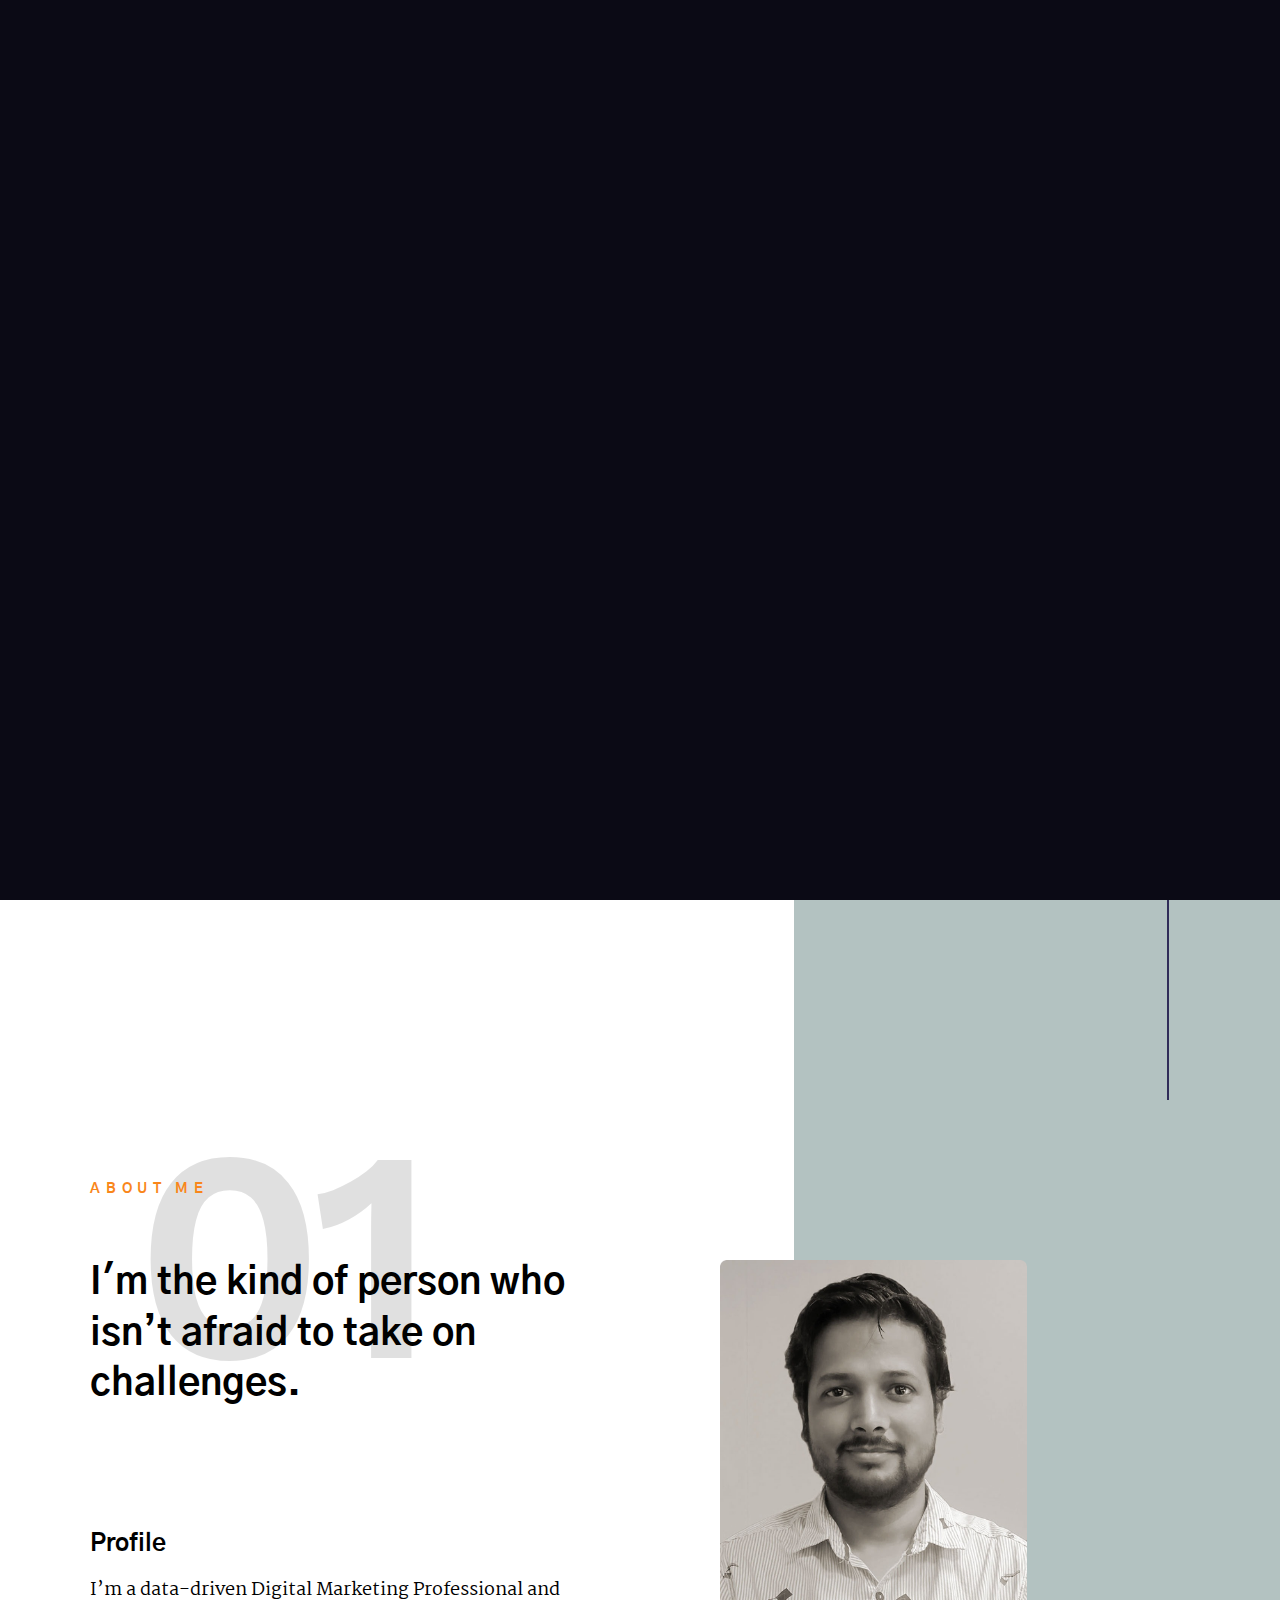
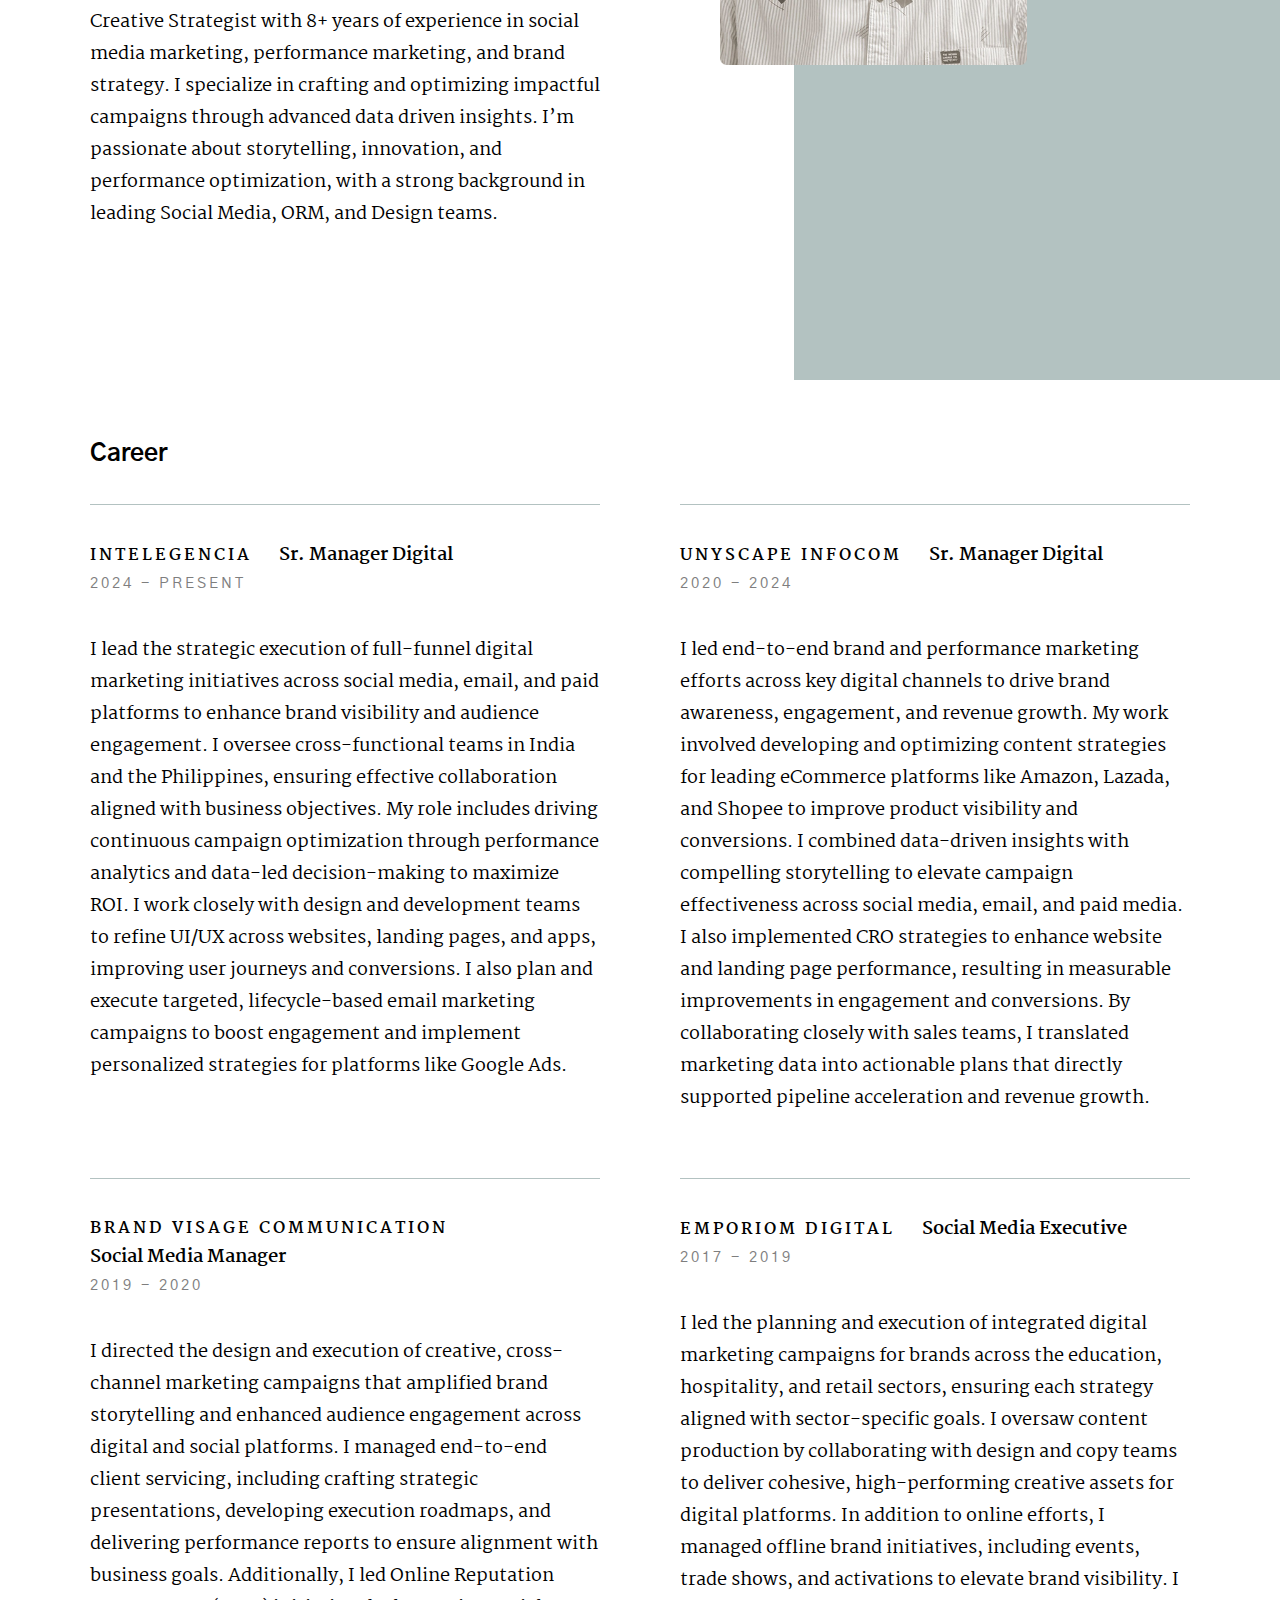
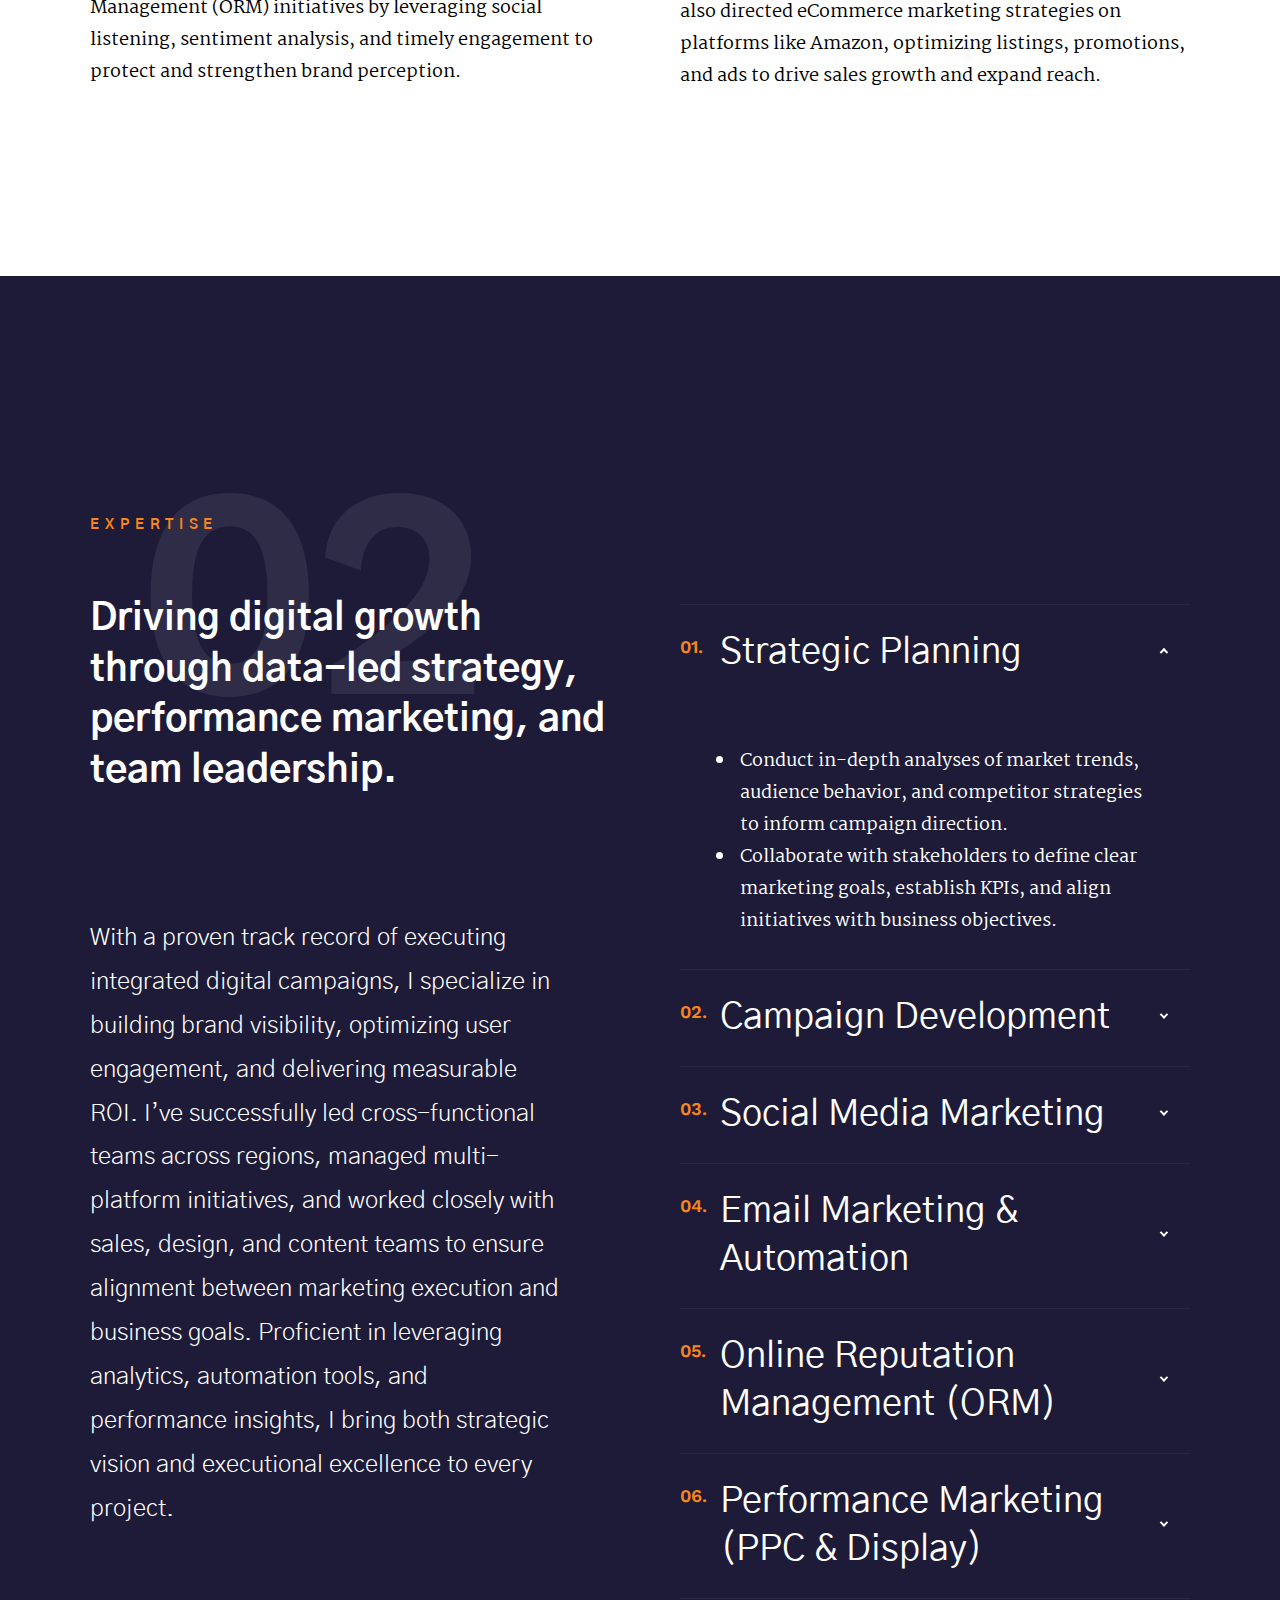
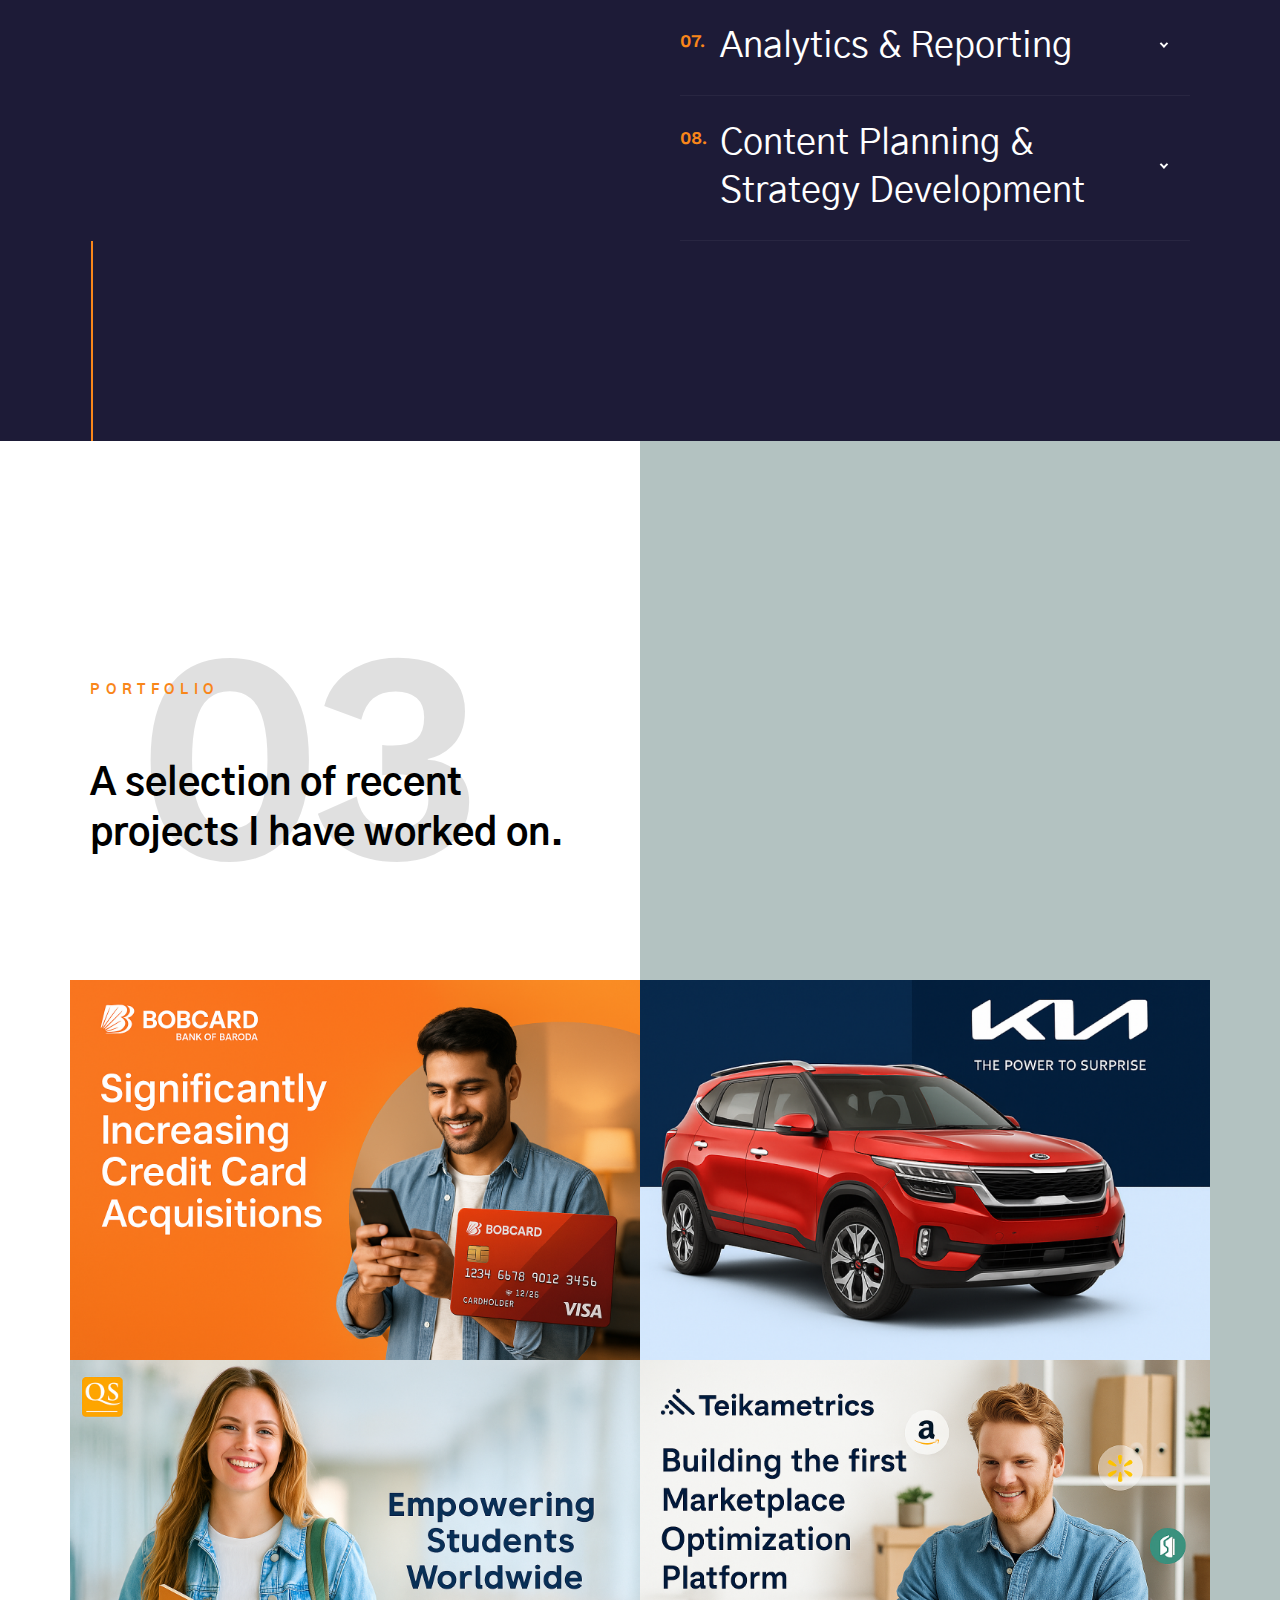
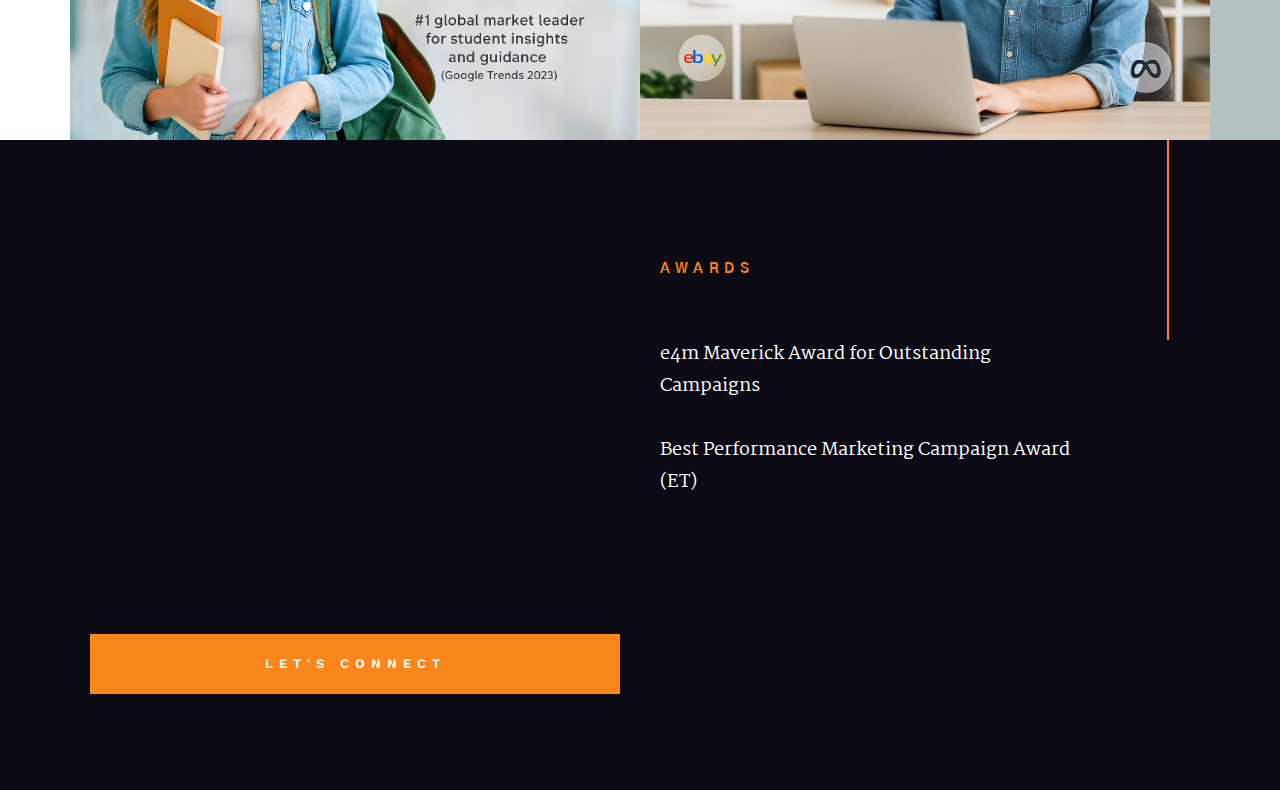
<file: index.html>
<!DOCTYPE html>
<html class="no-js" lang="en">
<head>

    <!--- basic page needs
    ================================================== -->
    <meta charset="utf-8">
    <title>Sahil Dhyani</title>
    <meta name="description" content="">
    <meta name="author" content="">

    <!-- mobile specific metas
    ================================================== -->
    <meta name="viewport" content="width=device-width, initial-scale=1">

    <!-- CSS
    ================================================== -->
    <link rel="stylesheet" href="css/base.css">
    <link rel="stylesheet" href="css/main.css">
    <link rel="stylesheet" href="css/vendor.css">

    <!-- script
    ================================================== -->
    <script src="js/modernizr.js"></script>

    <!-- favicons
    ================================================== -->
    <link rel="apple-touch-icon" sizes="180x180" href="Favicon1.png">
    <link rel="icon" type="image/png" sizes="32x32" href="sahil-32x32.png">
    <link rel="icon" type="image/png" sizes="16x16" href="sahil-16x16.png">
    <link rel="manifest" href="site.webmanifest">

</head>

<body id="top">


    <!-- preloader
    ================================================== -->
    <div id="preloader">
        <div id="loader" class="dots-fade">
            <div></div>
            <div></div>
            <div></div>
        </div>
    </div>


    <!-- header
    ================================================== -->
    <header class="s-header">

    <!--    <div class="header-logo">
            <a href="index.html">
                <img src="images/logo.svg" alt="Homepage">
            </a>
        </div> -->

        <div class="header-content">
    
            <nav class="row header-nav-wrap">
                <ul class="header-nav">
                    <li><a class="smoothscroll" href="#hero" title="Intro">Home</a></li>
                    <li><a class="smoothscroll" href="#about" title="About">About</a></li>
                    <li><a class="smoothscroll" href="#services" title="Skills">Skills</a></li>
                    <li><a class="smoothscroll" href="#portfolio" title="Portfolio">Portfolio</a></li>
                    <li><a href="mailto:sahil9dhyani@gmail.com" title="Contact us">Say Hello</a></li>
                </ul>
            </nav> <!-- end header-nav-wrap -->

            <a href="resume.html" class="btn btn--stroke btn--small" target="_blank">View Resume</a>

        </div> <!-- end header-content -->

        <a class="header-menu-toggle" href="#0"><span>Menu</span></a>

    </header> 


    <!-- hero
    ================================================== -->
    <section id="hero" class="s-hero target-section" data-parallax="scroll" data-image-src="images/Frame 48095400.png" data-natural-width=3000 data-natural-height=2000 data-position-y=center>

        <div class="row hero-content">

            <div class="column large-full">

                <h1>
                Hello, I'm Sahil Dhyani — <br>
                a digital growth strategist, <br>
                creative marketer,<br>
               and passionate storyteller.
                </h1>

                <ul class="hero-social">
                    <li>
                        <a href="https://www.linkedin.com/in/sahil-dhyani-27975699/" title="" target="_blank">LinkedIn</a>
                    </li>
                   <li>
                        <a href="https://www.behance.net/sahildhyani9" title="">Behance</a>
                    </li>
                    <!--<li>
                        <a href="#0" title="">Dribbble</a>
                    </li>-->
                </ul> <!-- end hero-social -->

            </div> 

        </div> <!-- end hero-content -->

        <div class="hero-scroll">
            <a href="#about" class="scroll-link smoothscroll">
                <svg xmlns="http://www.w3.org/2000/svg" width="24" height="24" viewBox="0 0 24 24"><path d="M12 24l-8-9h6v-15h4v15h6z"/></svg>
            </a>
        </div> <!-- end hero-scroll -->

    </section> <!-- end s-hero -->


    <!-- about
    ================================================== -->
    <section id="about" class="s-about target-section">

        <div class="s-about__section s-about__section--profile">

            <div class="right-vert-line"></div>

            <div class="row">
                <div class="column large-6 medium-8 tab-full">

                    <div class="section-intro" data-num="01">
                        <h3 class="subhead">About Me</h3>
                        <h1 class="display-1">I'm the kind of person who isn’t afraid to take on challenges.</h1>
                    </div>

                    <div class="profile-pic">
                        <img src="images/profile.png" 
                             srcset="images/profile.png 1x, images/profile@2x.png 2x" alt="">
                    </div>

                    <h3 >Profile</h3>

                    <p >
                        I’m a data-driven Digital Marketing Professional and Creative Strategist with 8+ years
                        of experience in social media marketing, performance marketing, and brand strategy. I specialize
                        in crafting and optimizing impactful campaigns through advanced data driven insights. I’m
                        passionate about storytelling, innovation, and performance optimization, with a
                        strong background in leading Social Media, ORM, and Design teams.
                    </p>

                </div>
            </div>

        </div> <!-- end s-about__section--profile -->

        <div class="s-about__section">

            <div class="row">
                <div class="column">
                    <h3>Career</h3>
                </div>
            </div>

            <div class="row block-large-1-2 block-900-full work-positions">

                <div class="column" >
                    <div class="position">
                        <div class="position__header">
                            <h6>
                                <span class="position__co">Intelegencia</span>
                                <span class="position__pos">Sr. Manager Digital</span>
                            </h6>
                            <div class="position__timeframe">
                                2024 - Present
                            </div>
                        </div>

                        <p>
                            I lead the strategic execution of full-funnel digital marketing initiatives across social media, email, and paid platforms
                            to enhance brand visibility and audience engagement. I oversee cross-functional teams in India and the Philippines, ensuring
                            effective collaboration aligned with business objectives. My role includes driving continuous campaign optimization through
                            performance analytics and data-led decision-making to maximize ROI. I work closely with design and development teams to refine
                            UI/UX across websites, landing pages, and apps, improving user journeys and conversions. I also plan and execute targeted,
                            lifecycle-based email marketing campaigns to boost engagement and implement personalized strategies for platforms like Google Ads.  
                        </p>
                    </div>
                </div> <!-- end column -->
                <div class="column">
                    <div class="position">
                        <div class="position__header">
                            <h6>
                                <span class="position__co">Unyscape Infocom</span>
                                <span class="position__pos">Sr. Manager Digital</span>
                            </h6>
                            <div class="position__timeframe">
                                2020 - 2024
                            </div>
                        </div>

                        <p>
                            I led end-to-end brand and performance marketing efforts across key digital channels to drive brand awareness, engagement, and
                            revenue growth. My work involved developing and optimizing content strategies for leading eCommerce platforms like Amazon, Lazada,
                            and Shopee to improve product visibility and conversions. I combined data-driven insights with compelling storytelling to elevate
                            campaign effectiveness across social media, email, and paid media. I also implemented CRO strategies to enhance website and landing
                            page performance, resulting in measurable improvements in engagement and conversions. By collaborating closely with sales teams, I
                            translated marketing data into actionable plans that directly supported pipeline acceleration and revenue growth.
                        </p>
                    </div>
                </div> <!-- end column -->
                <div class="column" >
                    <div class="position">
                        <div class="position__header">
                            <h6>
                                <span class="position__co">Brand Visage Communication</span>
                                <span class="position__pos">Social Media Manager</span>
                            </h6>
                            <div class="position__timeframe">
                                2019 - 2020
                            </div>
                        </div>

                        <p>
                            I directed the design and execution of creative, cross-channel marketing campaigns that amplified brand storytelling and enhanced
                            audience engagement across digital and social platforms. I managed end-to-end client servicing, including crafting strategic
                            presentations, developing execution roadmaps, and delivering performance reports to ensure alignment with business goals. Additionally,
                            I led Online Reputation Management (ORM) initiatives by leveraging social listening, sentiment analysis, and timely engagement to
                            protect and strengthen brand perception.
                        </p>
                    </div>
                </div> <!-- end column -->
                <div class="column" >
                    <div class="position">
                        <div class="position__header">
                            <h6>
                                <span class="position__co">Emporiom Digital</span>
                                <span class="position__pos">Social Media Executive</span>
                            </h6>
                            <div class="position__timeframe">
                                2017 - 2019
                            </div>
                        </div>

                        <p>
                            I led the planning and execution of integrated digital marketing campaigns for brands across the education, hospitality, and retail
                            sectors, ensuring each strategy aligned with sector-specific goals. I oversaw content production by collaborating with design and copy
                            teams to deliver cohesive, high-performing creative assets for digital platforms. In addition to online efforts, I managed offline brand
                            initiatives, including events, trade shows, and activations to elevate brand visibility. I also directed eCommerce marketing strategies on
                            platforms like Amazon, optimizing listings, promotions, and ads to drive sales growth and expand reach.
                    </div>
                </div> <!-- end column -->

            </div> <!-- work positions -->

        </div> <!-- end s-about__section -->

    </section> <!-- end s-about -->


    <!-- services
    ================================================== -->
    <section id="services" class="s-services target-section h-dark-bg">
        
        <div class="row s-services__content">

            <div class="vert-line"></div>

            <div class="column large-6 s-services__leftcol">
                <div class="section-intro" data-num="02" >
                    <h4 class="subhead">Expertise</h4>

                    <h4 class="display-1">
                    Driving digital growth through data-led strategy, performance marketing, and team leadership.
                    </h4>
                </div>

                <p class="lead" >
                    With a proven track record of executing integrated digital campaigns, I specialize in building brand
                    visibility, optimizing user engagement, and delivering measurable ROI. I’ve successfully led cross-functional
                    teams across regions, managed multi-platform initiatives, and worked closely with sales, design, and content
                    teams to ensure alignment between marketing execution and business goals. Proficient in leveraging analytics,
                    automation tools, and performance insights, I bring both strategic vision and executional excellence to every project.
                </p>
            </div> <!-- end  s-services--leftcol -->

            <div class="column large-6">
                <ul class="services-list" >
                    <li class="services-list__item is-active">
                        <div class="services-list__item-header">
                            <h5>Strategic Planning</h5>
                        </div>
                        <div class="services-list__item-body">
                            <p>
                            <ul>
                            <li>Conduct in-depth analyses of market trends, audience behavior, and competitor strategies to inform campaign direction.</li>
                            <li>Collaborate with stakeholders to define clear marketing goals, establish KPIs, and align initiatives with business objectives.</li>
                            </ul>
                            </p>
                        </div>
                    </li> <!-- services-list__item -->
                    <li class="services-list__item">
                        <div class="services-list__item-header">
                            <h5>Campaign Development</h5>
                        </div>
                        <div class="services-list__item-body">
                            <p>
                                <ul>
                                    <li>Lead the ideation and execution of 360° marketing campaigns across paid, owned, and earned media channels.</li>
                                    <li>Ensure cohesive messaging, creative alignment, and precise audience targeting to maximize reach and impact.</li>
                                    </ul>
                            </p>
                        </div>
                    </li> <!-- services-list__item -->
                    <li class="services-list__item">
                        <div class="services-list__item-header">
                            <h5>Social Media Marketing</h5>
                        </div>
                        <div class="services-list__item-body">
                            <p>
                                <ul>
                                    <li>Design and manage organic and paid social media strategies across platforms such as Facebook, Instagram, LinkedIn, and X.</li>
                                    <li>Monitor platform performance, adapt content strategies in real time, and manage community engagement.</li>
                                    </ul>
                            </p>
                        </div>
                    </li> <!-- services-list__item -->
                    <li class="services-list__item">
                        <div class="services-list__item-header">
                            <h5>Email Marketing & Automation</h5>
                        </div>
                        <div class="services-list__item-body">
                            <p>
                                <ul>
                                    <li>Plan and execute targeted email campaigns based on audience segmentation and behavioral triggers.</li>
                                    <li>Use platforms like Mailchimp, HubSpot, or ActiveCampaign to automate workflows and nurture leads through the funnel.</li>
                                    </ul>
                            </p>
                        </div>
                    </li> <!-- services-list__item -->
                    <li class="services-list__item">
                        <div class="services-list__item-header">
                            <h5>Online Reputation Management (ORM)</h5>
                        </div>
                        <div class="services-list__item-body">
                            <p>
                                <ul>
                                    <li>Implement proactive monitoring and response strategies across review sites, forums, and social platforms.</li>
                                    <li>Track sentiment using tools such as Brandwatch, Locobuzz, etc. and take timely action to protect and enhance brand perception.</li>
                                    </ul>
                            </p>
                        </div>
                    </li> <!-- services-list__item -->
                    <li class="services-list__item">
                        <div class="services-list__item-header">
                            <h5>Performance Marketing (PPC & Display)</h5>
                        </div>
                        <div class="services-list__item-body">
                            <p>
                                <ul>
                                    <li>Manage Google Ads, Meta Ads, and LinkedIn campaigns to drive traffic, generate leads, and increase conversions.</li>
                                    <li>Analyze performance data regularly, optimize budgets, and A/B test creatives and targeting to maximize ROI.</li>
                                    </ul>
                            </p>
                        </div>
                    </li><!-- services-list__item -->
                    <li class="services-list__item">
                        <div class="services-list__item-header">
                            <h5>Analytics & Reporting</h5>
                        </div>
                        <div class="services-list__item-body">
                            <p>
                                <ul>
                                    <li>Use tools like Google Analytics and Looker Studio insights to measure campaign performance.</li>
                                    <li>Translate data into actionable insights and present monthly or quarterly reports to key stakeholders.</li>
                                    </ul>
                            </p>
                            </div>  
                    </li><!-- services-list__item -->
                <!--    <li class="services-list__item">
                        <div class="services-list__item-header">
                            <h5>Collaboration with Sales Teams</h5>
                        </div>
                        <div class="services-list__item-body">
                            <p>
                                <ul>
                                    <li>Align marketing and sales goals by sharing insights on customer behavior, lead quality, and content performance.</li>
                                    <li>Support sales enablement through relevant collateral, case studies, and performance insights.</li>
                                    </ul>
                            </p>
                            </div>  
                    </li><!-- services-list__item -->
                <!--    <li class="services-list__item">
                        <div class="services-list__item-header">
                            <h5>Leadership and Team Management</h5>
                        </div>
                        <div class="services-list__item-body">
                            <p>
                                <ul>
                                    <li>Lead cross-functional teams including content, design, performance, and ORM units across multiple regions.</li>
                                    <li>Provide mentorship, performance feedback, and training to foster a collaborative and high-performing team culture.</li>
                                    </ul>
                            </p>
                            </div>  
                    </li><!-- services-list__item -->
                    <li class="services-list__item">
                        <div class="services-list__item-header">
                            <h5>Content Planning & Strategy Development</h5>
                        </div>
                        <div class="services-list__item-body">
                            <p>
                                <ul>
                                    <li>Develop and implement content strategies aligned with client and campaign goals.</li>
                                    <li>Analyze content performance metrics, conduct audience research and competitor analysis, and refine strategies accordingly.</li>
                                    </ul>
                            </p>
                            </div>  
                    
                </ul> <!-- end services-list -->
            </div>

        </div> <!-- s-services__content -->

    </section> <!-- end s-services -->


    <!-- portfolio
    ================================================== -->
    <section id="portfolio" class="s-portfolio target-section">

        <div class="row s-portfolio__header">
            <div class="column large-6 medium-8 tab-full">
                <div class="section-intro" data-num="03" >
                    <h3 class="subhead">Portfolio</h3>
                    <h1 class="display-1">
                        A selection of recent projects I have worked on.
                    </h1>
                </div>
            </div>
        </div> <!-- s-porfolio__header -->

        <div class="row s-porfolio__list block-large-1-2 block-tab-full collapse">

            <div class="column" >
                <div class="folio-item">
                    <div class="folio-item__thumb">
                        <a class="folio-item__thumb-link" title="BOBCARD" data-size="1050x700">
                            <img src="images/portfolio/bob.png">                   
                                </a>
                    </div>
                    <div class="folio-item__info">
                        <div class="folio-item__cat">Branding & Acquisition</div>
                        <h4 class="folio-item__title">BOBCARD</h4>
                    </div>
                    <a href="bobcard.html" title="Project Link" class="folio-item__project-link" target="_blank">Project Link</a>
                    <div class="folio-item__caption">
                        <p>Vero molestiae sed aut natus excepturi. Et tempora numquam. Temporibus iusto quo.Unde dolorem corrupti neque nisi.</p>
                    </div>
                </div>
            </div> <!-- end column -->
            <div class="column">
                <div class="folio-item">
                    <div class="folio-item__thumb">
                        <a class="folio-item__thumb-link" title="KIA Motors" data-size="1050x700">
                            <img src="images/portfolio/kia.png">
                        </a>
                    </div>
                    <div class="folio-item__info">
                        <div class="folio-item__cat">Branding</div>
                        <h4 class="folio-item__title">KIA Motors</h4>
                    </div>
                    <a href="Kia.html" title="Project Link" class="folio-item__project-link"target="_blank">Project Link</a>
                    <div class="folio-item__caption">
                        <p>Vero molestiae sed aut natus excepturi. Et tempora numquam. Temporibus iusto quo.Unde dolorem corrupti neque nisi.</p>
                    </div>
                </div>
            </div> <!-- end column -->
            <div class="column">
                <div class="folio-item">
                    <div class="folio-item__thumb">
                        <a class="folio-item__thumb-link" Title="QS" data-size="1050x700">
                            <img src="images/portfolio/qs.png">
                        </a>
                    </div>
                    <div class="folio-item__info">
                        <div class="folio-item__cat">Branding</div>
                        <h4 class="folio-item__title">QS</h4>
                    </div>
                    <a href="QS.html" title="Project Link" class="folio-item__project-link"target="_blank">Project Link</a>
                    <div class="folio-item__caption">
                        <p>Vero molestiae sed aut natus excepturi. Et tempora numquam. Temporibus iusto quo.Unde dolorem corrupti neque nisi.</p>
                    </div>
                </div>
            </div> <!-- end column -->
            <div class="column" >
                <div class="folio-item">
                    <div class="folio-item__thumb">
                        <a class="folio-item__thumb-link" title="Teikametrics" data-size="1050x700">
                            <img src="images/portfolio/teika.png">
                        </a>
                    </div>
                    <div class="folio-item__info">
                        <div class="folio-item__cat">Branding</div>
                        <h4 class="folio-item__title">Teikametrics</h4>
                    </div>
                    <a href="Teika.html" title="Project Link" class="folio-item__project-link"target="_blank">Project Link</a>
                    <div class="folio-item__caption">
                        <p>Vero molestiae sed aut natus excepturi. Et tempora numquam. Temporibus iusto quo.Unde dolorem corrupti neque nisi.</p>
                    </div>
                </div>
            </div> <!-- end column -->
        <!--    <div class="column" data-aos="fade-up">
                <div class="folio-item">
                    <div class="folio-item__thumb">
                        <a class="folio-item__thumb-link" href="images/portfolio/gallery/g-woodcraft.jpg" title="Sand Dunes" data-size="1050x700">
                            <img src="images/portfolio/woodcraft.jpg" 
                                 srcset="images/portfolio/woodcraft.jpg 1x, images/portfolio/woodcraft@2x.jpg 2x" alt="">
                        </a>
                    </div>
                    <div class="folio-item__info">
                        <div class="folio-item__cat">Product Design</div>
                        <h4 class="folio-item__title">Wooocraft</h4>
                    </div>
                    <a href="https://www.behance.net/" title="Project Link" class="folio-item__project-link">Project Link</a>
                    <div class="folio-item__caption">
                        <p>Vero molestiae sed aut natus excepturi. Et tempora numquam. Temporibus iusto quo.Unde dolorem corrupti neque nisi.</p>
                    </div>
                </div>
            </div> <!-- end column -->
        <!--    <div class="column" data-aos="fade-up">
                <div class="folio-item">
                    <div class="folio-item__thumb">
                        <a class="folio-item__thumb-link" href="images/portfolio/gallery/g-lamp.jpg" title="The Lamp" data-size="1050x700">
                            <img src="images/portfolio/lamp.jpg" 
                                 srcset="images/portfolio/lamp.jpg 1x, images/portfolio/lamp@2x.jpg 2x" alt="">
                        </a>
                    </div>
                    <div class="folio-item__info">
                        <div class="folio-item__cat">Product Design</div>
                        <h4 class="folio-item__title">The Lamp</h4>
                    </div>
                    <a href="https://www.behance.net/" title="Project Link" class="folio-item__project-link">Project Link</a>
                    <div class="folio-item__caption">
                        <p>Vero molestiae sed aut natus excepturi. Et tempora numquam. Temporibus iusto quo.Unde dolorem corrupti neque nisi.</p>
                    </div>
                </div>
            </div> <!-- end column -->

        </div> <!-- folio-list -->

    </section> <!-- end portfolio -->




    
    <!-- testimonials
    ================================================== -->
  <!--  <section id="testimonials" class="s-testimonials">

        <div class="row collapse">

            <div class="column large-full">

                <div class="testimonial-slider" data-aos="fade-up">

                    <div class="testimonial-slider__slide">
                        <p>
                        Molestiae incidunt consequatur quis ipsa autem nam sit enim magni. Voluptas tempore rem. 
                        Explicabo a quaerat sint autem dolore ducimus ut consequatur neque.  Nisi dolores quaerat fuga rem nihil nostrum.
                        Laudantium quia consequatur molestias delectus culpa.
                        </p>
                        <div class="testimonial-slider__author">
                            <img src="images/avatars/user-02.jpg" alt="Author image" class="testimonial-slider__avatar">
                            <cite class="testimonial-slider__cite">
                                <strong>Tim Cook</strong>
                                <span>CEO, Apple</span>
                            </cite>
                        </div>
                    </div> <!-- end testimonials__slide -->
    
        <!--            <div class="testimonial-slider__slide">
                        <p>
                        Excepturi nam cupiditate culpa doloremque deleniti repellat. Veniam quos repellat voluptas animi adipisci.
                        Nisi eaque consequatur. Voluptatem dignissimos ut ducimus accusantium perspiciatis.
                        Quasi voluptas eius distinctio. Atque eos maxime.
                        </p>
                        <div class="testimonial-slider__author">
                            <img src="images/avatars/user-01.jpg" alt="Author image" class="testimonial-slider__avatar">
                            <cite class="testimonial-slider__cite">
                                <strong>Sundar Pichai</strong>
                                <span>CEO, Google</span>
                            </cite>
                        </div>
                    </div> <!-- end testimonials__slide -->
    
        <!--            <div class="testimonial-slider__slide">
                        <p>
                        Repellat dignissimos libero. Qui sed at corrupti expedita voluptas odit. Nihil ea quia nesciunt. Ducimus aut sed ipsam.  
                        Autem eaque officia cum exercitationem sunt voluptatum accusamus. Quasi voluptas eius distinctio.
                        Voluptatem dignissimos ut.
                        </p>
                        <div class="testimonial-slider__author">
                            <img src="images/avatars/user-04.jpg" alt="Author image" class="testimonial-slider__avatar">
                            <cite class="testimonial-slider__cite">
                                <strong>Satya Nadella</strong>
                                <span>CEO, Microsoft</span>
                            </cite>
                        </div>
                    </div> <!-- end testimonials__slide -->
    
        <!--            <div class="testimonial-slider__slide">
                        <p>
                        Nunc interdum lacus sit amet orci. Vestibulum dapibus nunc ac augue. Fusce vel dui. In ac felis 
                        quis tortor malesuada pretium. Curabitur vestibulum aliquam leo. Qui sed at corrupti expedita voluptas odit. 
                        Nihil ea quia nesciunt. Ducimus aut sed ipsam.
                        </p>
                        <div class="testimonial-slider__author">
                            <img src="images/avatars/user-05.jpg" alt="Author image" class="testimonial-slider__avatar">
                            <cite class="testimonial-slider__cite">
                                <strong>Jeff Bezos</strong>
                                <span>CEO, Amazon</span>
                            </cite>
                        </div>
                    </div> <!-- end testimonials__slide -->

                </div> <!-- end testimonial slider -->
                
            </div> <!-- end column -->

        </div> <!-- end row -->


        <!-- CTA
        ================================================== -->
    <!--    <div class="s-cta">

            <div class="row">
                <div class="column large-full">
                    <h2 class="section-desc" data-aos="fade-up">
                        Need a great reliable web hosting?
                    </h2>
                </div>
            </div>
    
            <div class="row cta-content" data-aos="fade-up">
                <div class="column large-full">
                    <p>
                    We highly recommend <a href="https://www.dreamhost.com/r.cgi?287326">DreamHost</a>.
                    Powerful web and Wordpress hosting. Guaranteed.
                    Starting at $2.95 per month.
                    </p>
    
                    <a href="https://www.dreamhost.com/r.cgi?287326" class="btn btn--primary h-full-width">Get Started</a>
                </div>
            </div> <!-- end cta-content -->
    
        </div> <!-- end s-cta -->


    </section> <!-- end s-testimonials -->


    <!-- footer
    ================================================== -->
    <footer class="s-footer h-dark-bg">
        
        <div class="right-vert-line"></div>

        <div class="row s-footer__main">
            <div class="column large-6">
                <div class="section-intro" data-aos="fade-up">
                    <h3 class="subhead">Get In Touch</h3>

                    <h5 class="footer-contact-block__header">
                            Email
                        </h5>
                        <p class="footer-contact-block__content">
                            <a href="mailto:sahil9dhyani@gmail.com">sahil9dhyani@gmail.com</a>
                        </p>
                
                <h5 class="footer-contact-block__header">
                            Phone
                        </h5>
                        <p class="footer-contact-block__content">
                            <a href="tel:+918077182701">+91 8077182701</a>
                        </p>
                    </div>          
                <div class="footer-email-us">
                <a href="https://wa.me/918193989696?text=Hi%20Sahil%2C%20I%20came%20across%20your%20profile%20and%20wanted%20to%20connect!" target="_blank" class="btn btn--primary h-full-width">
                   Let's Connect</a>
                </div>
            </div> <!-- end column -->
       
            <div class="column large-5">
                    <h3 class="subhead">Awards</h3>
                    <p>e4m Maverick Award for Outstanding Campaigns</p>
                    <p>Best Performance Marketing Campaign Award (ET)</p>
                </div> <!-- end footer-contact-block -->
                    <br>
                <!--    <div class="footer-contact-block" data-aos="fade-up">
                        <h5 class="footer-contact-block__header">
                            Social
                        </h5>
                        <ul class="footer-contact-block__list">
                            <li><a href="#0">Twitter</a></li>
                            <li><a href="#0">Instagram</a></li>
                            <li><a href="#0">Behance</a></li>
                            <li><a href="#0">Dribbble</a></li>
                        </ul>
                    </div> <!-- end footer-contact-block -->
                </div>
            </div>
        </div> <!-- end s-footer__main -->

    <!--    <div class="row s-footer__bottom">
            <div class="column large-full ss-copyright">
                <span>© Copyright Ethos 2019</span> 
                <span>Design by <a href="https://www.styleshout.com/">StyleShout</a></span>
            </div> <!-- end ss-copyright -->


            


            <div class="ss-go-top">
                <a class="smoothscroll" title="Back to Top" href="#top">
                    <svg xmlns="http://www.w3.org/2000/svg" width="24" height="24" viewBox="0 0 24 24"><path d="M12 0l8 9h-6v15h-4v-15h-6z"/></svg>
                </a>
            </br>

                
                <a href="https://wa.me/918193989696?text=Hi%20Sahil%2C%20I%20came%20across%20your%20profile%20and%20wanted%20to%20connect!"
                class="sticky-btn whatsapp"
                target="_blank" 
                title="Connect on WhatsApp">
                <img src="images/icons/WhatsApp.svg.webp" alt="WhatsApp"width="89" height="24" viewBox="0 0 24 24"><path d="M12 0l8 9h-6v15h-4v-15h-6z"/></svg>
            </a>

            </div> <!-- end ss-go-top -->
        </div> <!-- end s-footer__bottom -->

    </footer> <!-- end s-footer -->


    <!-- photoswipe background
    ================================================== -->
    <div aria-hidden="true" class="pswp" role="dialog" tabindex="-1">

        <div class="pswp__bg"></div>
        <div class="pswp__scroll-wrap">

            <div class="pswp__container">
                <div class="pswp__item"></div>
                <div class="pswp__item"></div>
                <div class="pswp__item"></div>
            </div>

            <div class="pswp__ui pswp__ui--hidden">
                <div class="pswp__top-bar">
                    <div class="pswp__counter"></div><button class="pswp__button pswp__button--close" title="Close (Esc)"></button> <button class="pswp__button pswp__button--share" title=
                    "Share"></button> <button class="pswp__button pswp__button--fs" title="Toggle fullscreen"></button> <button class="pswp__button pswp__button--zoom" title=
                    "Zoom in/out"></button>
                    <div class="pswp__preloader">
                        <div class="pswp__preloader__icn">
                            <div class="pswp__preloader__cut">
                                <div class="pswp__preloader__donut"></div>
                            </div>
                        </div>
                    </div>
                </div>
                <div class="pswp__share-modal pswp__share-modal--hidden pswp__single-tap">
                    <div class="pswp__share-tooltip"></div>
                </div><button class="pswp__button pswp__button--arrow--left" title="Previous (arrow left)"></button> <button class="pswp__button pswp__button--arrow--right" title=
                "Next (arrow right)"></button>
                <div class="pswp__caption">
                    <div class="pswp__caption__center"></div>
                </div>
            </div>

        </div>

    </div> <!-- end photoSwipe background -->


    <!-- Java Script
    ================================================== -->
    <script src="js/jquery-3.2.1.min.js"></script>
    <script src="js/plugins.js"></script>
    <script src="js/main.js"></script>

</body>
</file>
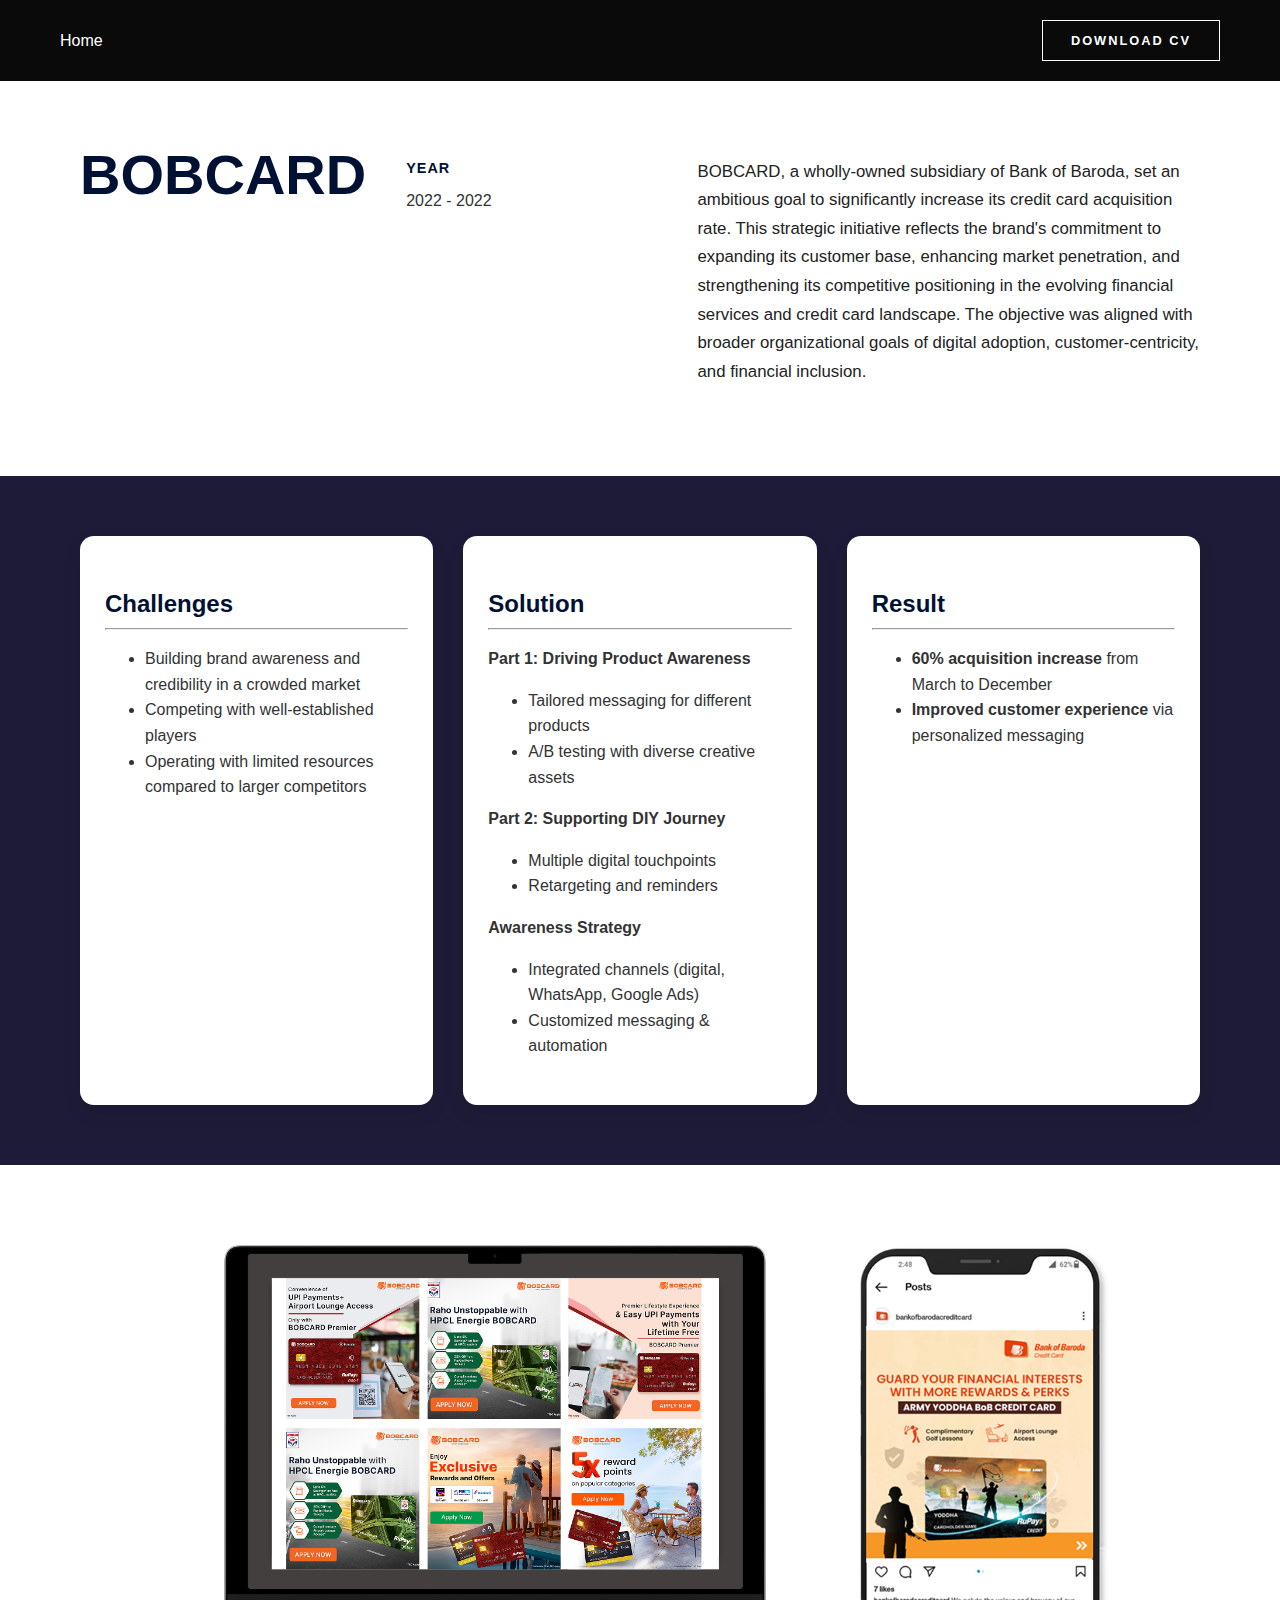
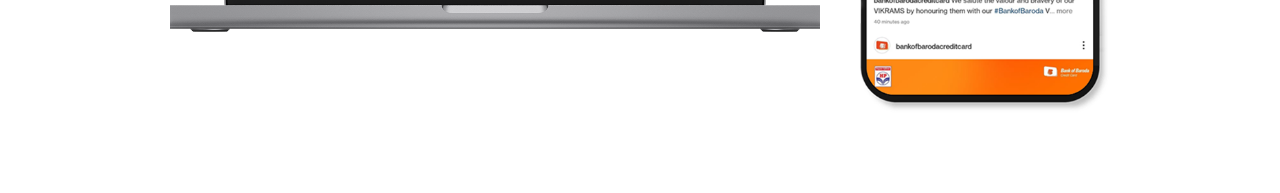
<file: bobcard.html>
<!DOCTYPE html>
<html lang="en">
<head>
  <meta charset="UTF-8" />
  <meta name="viewport" content="width=device-width, initial-scale=1.0"/>
  <title>BOBCARD</title>
  <style>
    body {
      margin: 0;
      font-family: 'Segoe UI', sans-serif;
      background-color: #fff;
      color: #111;
    }

    /* Sticky Header */
    header {
      position: sticky;
      top: 0;
      z-index: 1000;
      background-color: #0a0a0a;
      display: flex;
      justify-content: space-between;
      align-items: center;
      padding: 20px 60px;
      color: #fff;
    }

    .logo {
      display: flex;
      align-items: center;
    }

    .logo img {
      width: 35px;
      margin-right: 10px;
    }

    nav ul {
      list-style: none;
      display: flex;
      gap: 30px;
      margin: 0;
      padding: 0;
    }

    nav ul li {
      font-weight: 500;
      cursor: pointer;
    }

    nav ul li:hover {
      color: #999;
    }

    .nav-link {
      color: white;
      text-decoration: none;
    }

    .cv-button {
      border: 1px solid white;
      padding: 12px 28px;
      font-size: 0.8rem;
      font-weight: bold;
      letter-spacing: 2px;
      background-color: transparent;
      color: white;
      cursor: pointer;
      text-decoration: none;
    }

    .cv-button:hover {
      background-color: white;
      color: #0a0a0a;
    }

    .container {
      display: grid;
      grid-template-columns: 1fr 1fr 2fr;
      padding: 60px 80px;
      gap: 40px;
    }

    .title-section h1 {
      font-size: 3.5rem;
      line-height: 1.2;
      color: #001133;
      margin: 0;
    }

    .details-section h4 {
      text-transform: uppercase;
      font-size: 0.9rem;
      margin-bottom: 5px;
      color: #001133;
      letter-spacing: 1px;
    }

    .details-section p {
      margin-bottom: 30px;
      color: #333;
    }

    .description-section p {
      margin-bottom: 30px;
      line-height: 1.7;
      font-size: 1.05rem;
      color: #222;
    }

    .three-box-section {
      display: flex;
      flex-direction: row;
      padding: 60px 80px;
      gap: 30px;
      background-color: #1D1B37;
      flex-wrap: wrap;
      justify-content: center;
    }

    .three-box {
      background-color: #fff;
      padding: 30px 25px;
      border-radius: 14px;
      box-shadow: 0 8px 20px rgba(0, 0, 0, 0.08);
      transition: transform 0.3s ease, box-shadow 0.3s ease;
      max-width: 400px;
      flex: 1;
    }

    .three-box:hover {
      transform: translateY(-8px);
      box-shadow: 0 12px 24px rgba(0, 0, 0, 0.15);
    }

    .three-box h3 {
      font-size: 1.5rem;
      margin-bottom: 10px;
      color: #001133;
    }

    .three-box p,
    .three-box ul {
      font-size: 1rem;
      color: #333;
      line-height: 1.6;
    }

    .device-section {
      padding: 80px 40px;
      background: white;
      display: flex;
      justify-content: center;
      gap: 40px;
      flex-wrap: wrap;
    }

    .device,
    .deviceMobile {
      overflow: hidden;
      transition: transform 0.3s ease;
    }

    .device img,
    .deviceMobile img {
      width: 100%;
      display: block;
      transition: transform 0.3s ease;
    }

    .device:hover img,
    .deviceMobile:hover img {
      transform: scale(1.05);
    }

    .device {
      width: 650px;
      max-width: 90vw;
    }

    .deviceMobile {
      width: 250px;
      max-width: 90vw;
    }

    /* Go Top Button */
    .ss-go-top {
      position: fixed;
      bottom: 30px;
      right: 30px;
      z-index: 100;
      display: none;
      background-color: #000;
      padding: 10px;
      border-radius: 50%;
    }

    .ss-go-top a {
      display: block;
      color: white;
    }

    /* Responsive Design */
    @media (max-width: 992px) {
      .container {
        grid-template-columns: 1fr;
        padding: 40px 30px;
      }

      .title-section h1 {
        font-size: 2.5rem;
      }

      header {
        flex-direction: column;
        align-items: flex-start;
        gap: 20px;
      }

      nav ul {
        flex-direction: column;
        gap: 10px;
      }

      .cv-button {
        align-self: flex-end;
      }

      .three-box-section {
        flex-direction: column;
        align-items: center;
        padding: 40px 30px;
      }

      .device-section {
        flex-direction: column;
        align-items: center;
      }
    }
  </style>
</head>
<body>

  <!-- Header -->
  <header>
    <nav>
      <a href="index.html" class="nav-link">Home</a>
    </nav>
     <a class="cv-button" href="Digital Marketing Manager_Sahil Dhyani.pdf" download>DOWNLOAD CV</a>
  </header>

  <!-- Case Study Content -->
  <div class="container">
    <div class="title-section">
      <h1>BOBCARD</h1>
    </div>
    <div class="details-section">
      <h4>Year</h4>
      <p>2022 - 2022</p>
    </div>
    <div class="description-section">
      <p>BOBCARD, a wholly-owned subsidiary of Bank of Baroda, set an ambitious goal to significantly increase its credit card 
        acquisition rate. This strategic initiative reflects the brand's commitment to expanding its customer base, enhancing market
         penetration, and strengthening its competitive positioning in the evolving financial services and credit card landscape. The
          objective was aligned with broader organizational goals of digital adoption, customer-centricity, and financial inclusion.</p>
    </div>
  </div>

  <!-- Three Vertical Boxes -->
  <section class="three-box-section">
    <div class="three-box">
      <h3>Challenges</h3><hr>
      <ul>
        <li>Building brand awareness and credibility in a crowded market</li>
        <li>Competing with well-established players</li>
        <li>Operating with limited resources compared to larger competitors</li>
      </ul>
    </div>
    <div class="three-box">
      <h3>Solution</h3><hr>
      <p><strong>Part 1: Driving Product Awareness</strong></p>
      <ul>
        <li>Tailored messaging for different products</li>
        <li>A/B testing with diverse creative assets</li>
      </ul>
      <p><strong>Part 2: Supporting DIY Journey</strong></p>
      <ul>
        <li>Multiple digital touchpoints</li>
        <li>Retargeting and reminders</li>
      </ul>
      <p><strong>Awareness Strategy</strong></p>
      <ul>
        <li>Integrated channels (digital, WhatsApp, Google Ads)</li>
        <li>Customized messaging & automation</li>
      </ul>
    </div>
    <div class="three-box">
      <h3>Result</h3><hr>
      <ul>
        <li><strong>60% acquisition increase</strong> from March to December</li>
        <li><strong>Improved customer experience</strong> via personalized messaging</li>
      </ul>
    </div>
  </section>

  <!-- Device Showcase -->
  <section class="device-section">
    <div class="device">
      <img src="bob1.png" alt="Device 1">
    </div>
    <div class="deviceMobile">
      <img src="bob2.png" alt="Device 2">
    </div>
  </section>

  <!-- Go to Top Button -->
  <div class="ss-go-top" id="goTop">
    <a class="smoothscroll" title="Back to Top" href="#top">
      <svg xmlns="http://www.w3.org/2000/svg" width="24" height="24" fill="white" viewBox="0 0 24 24">
        <path d="M12 0l8 9h-6v15h-4v-15h-6z"/>
      </svg>
    </a>
  </div>

  <!-- Footer 
  <footer style="text-align: center; padding: 20px; background-color: #0a0a0a; color: #fff;">
    <p>&copy; 2023 Your Company. All rights reserved.</p>
  </footer>

  <!-- Show Go to Top Button after Scroll -->
  <script>
    const goTopBtn = document.getElementById('goTop');
    window.addEventListener('scroll', () => {
      if (window.scrollY > 200) {
        goTopBtn.style.display = 'block';
      } else {
        goTopBtn.style.display = 'none';
      }
    });
  </script>
</body>
</html>
</file>
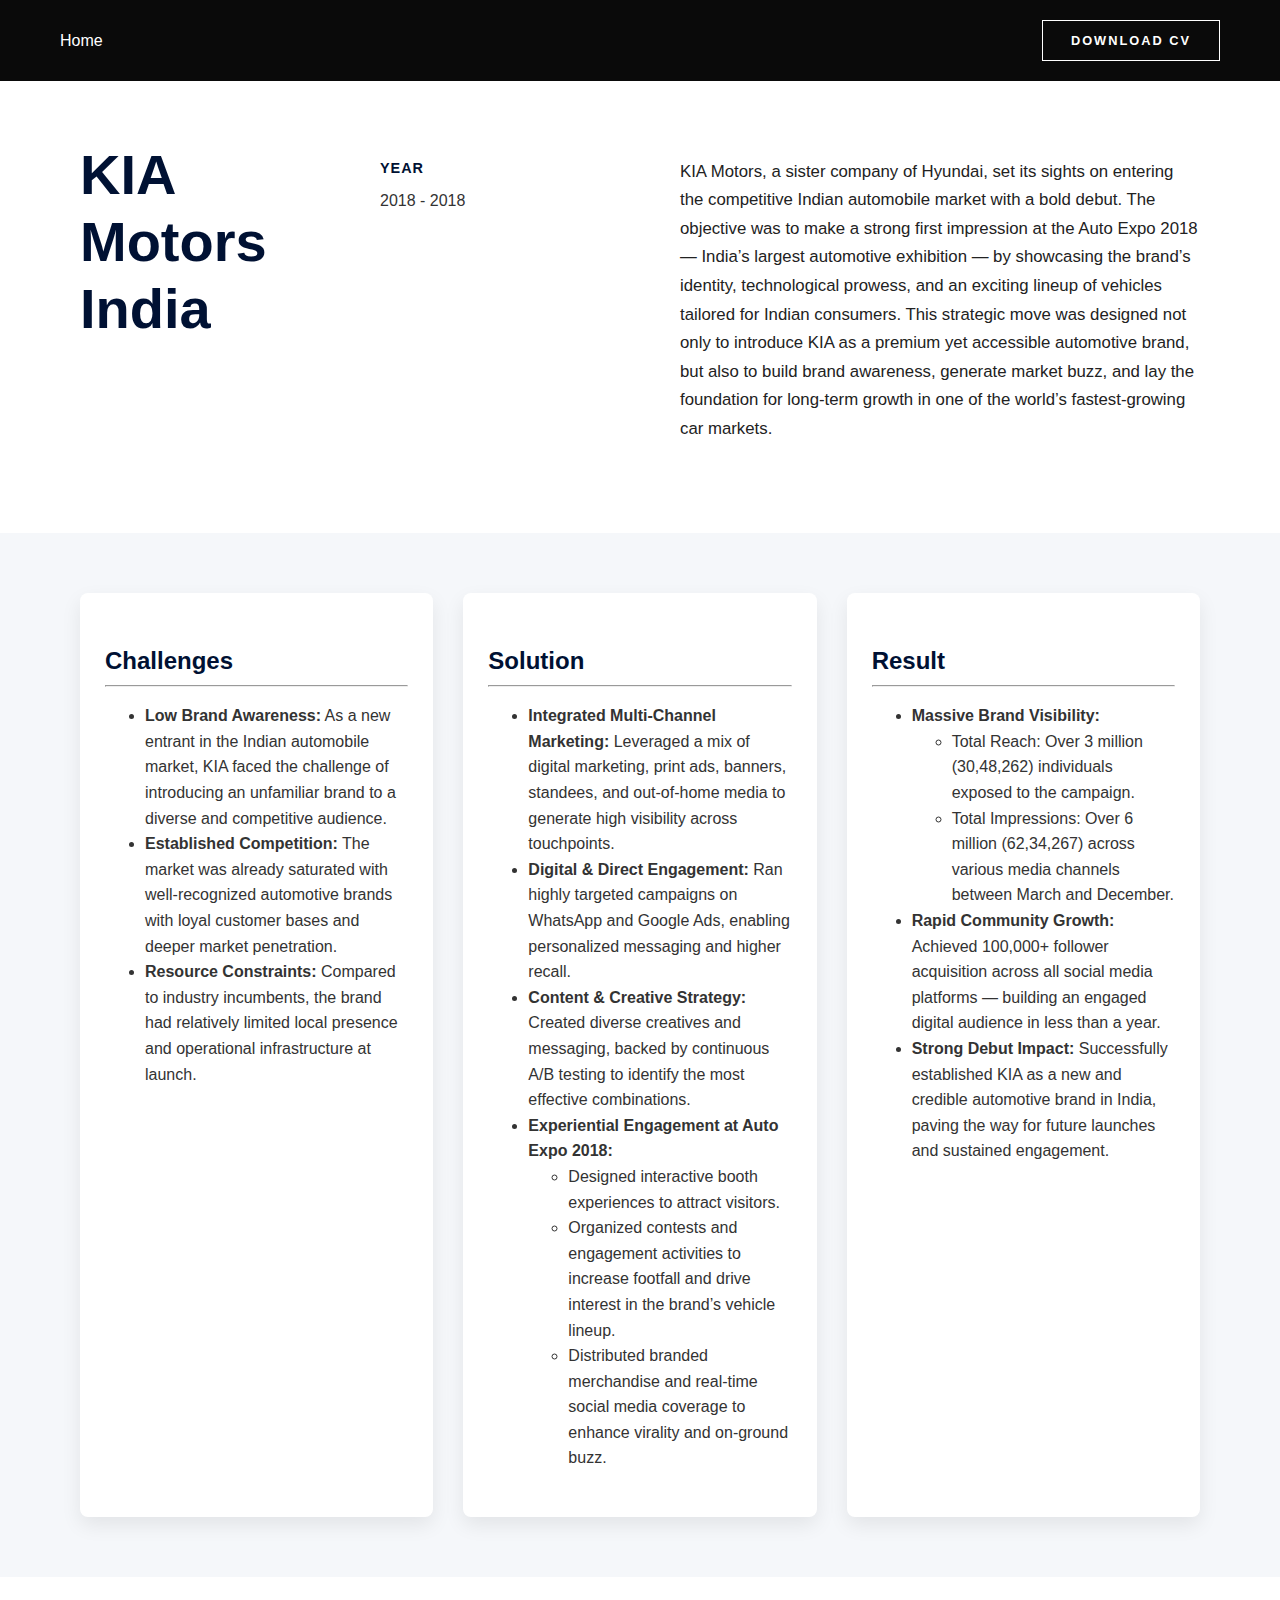
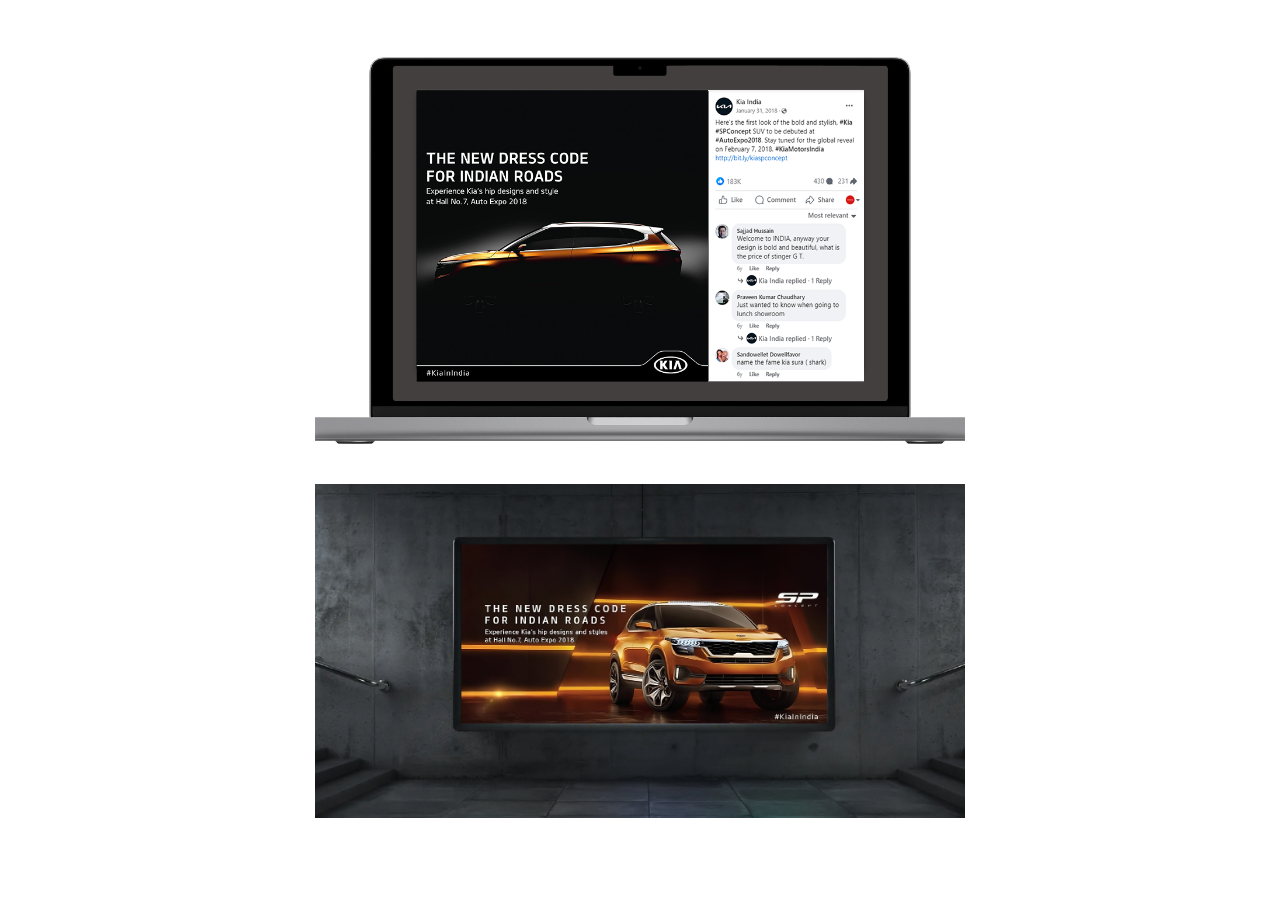
<file: Kia.html>
<!DOCTYPE html>
<html lang="en">
<head>
  <meta charset="UTF-8" />
  <meta name="viewport" content="width=device-width, initial-scale=1.0"/>
  <title>KIA Motors India</title>
  <style>
    body {
      margin: 0;
      font-family: 'Segoe UI', sans-serif;
      background-color: #fff;
      color: #111;
    }

    /* Sticky Header */
    header {
      position: sticky;
      top: 0;
      z-index: 1000;
      background-color: #0a0a0a;
      display: flex;
      justify-content: space-between;
      align-items: center;
      padding: 20px 60px;
      color: #fff;
    }

    .logo {
      display: flex;
      align-items: center;
    }

    .logo img {
      width: 35px;
      margin-right: 10px;
    }

    nav ul {
      list-style: none;
      display: flex;
      gap: 30px;
      margin: 0;
      padding: 0;
    }

    nav ul li {
      font-weight: 500;
      cursor: pointer;
    }

    nav ul li:hover {
      color: #999;
    }

    .nav-link {
      color: white;
      text-decoration: none;
    }

    .cv-button {
      border: 1px solid white;
      padding: 12px 28px;
      font-size: 0.8rem;
      font-weight: bold;
      letter-spacing: 2px;
      background-color: transparent;
      color: white;
      cursor: pointer;
      text-decoration: none;
    }

    .cv-button:hover {
      background-color: white;
      color: #0a0a0a;
    }

    .container {
      display: grid;
      grid-template-columns: 1fr 1fr 2fr;
      padding: 60px 80px;
      gap: 40px;
    }

    .title-section h1 {
      font-size: 3.5rem;
      line-height: 1.2;
      color: #001133;
      margin: 0;
    }

    .details-section h4 {
      text-transform: uppercase;
      font-size: 0.9rem;
      margin-bottom: 5px;
      color: #001133;
      letter-spacing: 1px;
    }

    .details-section p {
      margin-bottom: 30px;
      color: #333;
    }

    .description-section p {
      margin-bottom: 30px;
      line-height: 1.7;
      font-size: 1.05rem;
      color: #222;
    }

    .three-box-section {
      display: flex;
      flex-direction: row;
      padding: 60px 80px;
      gap: 30px;
      background-color: #f5f7fa;
      flex-wrap: wrap;
      justify-content: center;
    }

    .three-box {
      background-color: #fff;
      padding: 30px 25px;
      border-radius: 8px;
      box-shadow: 0 8px 20px rgba(0, 0, 0, 0.08);
      transition: transform 0.3s ease, box-shadow 0.3s ease;
      max-width: 400px;
      flex: 1;
    }

    .three-box:hover {
      transform: translateY(-8px);
      box-shadow: 0 12px 24px rgba(0, 0, 0, 0.15);
    }

    .three-box h3 {
      font-size: 1.5rem;
      margin-bottom: 10px;
      color: #001133;
    }

    .three-box p,
    .three-box ul {
      font-size: 1rem;
      color: #333;
      line-height: 1.6;
    }

    .device-section {
      padding: 80px 40px;
      background: white;
      display: flex;
      justify-content: center;
      gap: 40px;
      flex-wrap: wrap;
    }

    .device,
    .deviceMobile {
      overflow: hidden;
      transition: transform 0.3s ease;
    }

    .device img,
    .deviceMobile img {
      width: 100%;
      display: block;
      transition: transform 0.3s ease;
    }

    .device:hover img,
    .deviceMobile:hover img {
      transform: scale(1.05);
    }

    .device {
      width: 650px;
      max-width: 90vw;
    }

    .deviceMobile {
      width: 250px;
      max-width: 90vw;
    }

    /* Go Top Button */
    .ss-go-top {
      position: fixed;
      bottom: 30px;
      right: 30px;
      z-index: 100;
      display: none;
      background-color: #000;
      padding: 10px;
      border-radius: 50%;
    }

    .ss-go-top a {
      display: block;
      color: white;
    }

    /* Responsive Design */
    @media (max-width: 992px) {
      .container {
        grid-template-columns: 1fr;
        padding: 40px 30px;
      }

      .title-section h1 {
        font-size: 2.5rem;
      }

      header {
        flex-direction: column;
        align-items: flex-start;
        gap: 20px;
      }

      nav ul {
        flex-direction: column;
        gap: 10px;
      }

      .cv-button {
        align-self: flex-end;
      }

      .three-box-section {
        flex-direction: column;
        align-items: center;
        padding: 40px 30px;
      }

      .device-section {
        flex-direction: column;
        align-items: center;
      }
    }
  </style>
</head>
<body>

  <!-- Header -->
  <header>
    <nav>
      <a href="index.html" class="nav-link">Home</a>
    </nav>
    <a class="cv-button" href="Digital Marketing Manager_Sahil Dhyani.pdf" download>DOWNLOAD CV</a>

  </header>

  <!-- Case Study Content -->
  <div class="container">
    <div class="title-section">
      <h1>KIA Motors India</h1>
    </div>
    <div class="details-section">
      <h4>Year</h4>
      <p>2018 - 2018</p>
    </div>
    <div class="description-section">
      <p>KIA Motors, a sister company of Hyundai, set its sights on entering the competitive Indian automobile market with a bold debut.
         The objective was to make a strong first impression at the Auto Expo 2018 — India’s largest automotive exhibition — by 
         showcasing the brand’s identity, technological prowess, and an exciting lineup of vehicles tailored for Indian consumers. This
          strategic move was designed not only to introduce KIA as a premium yet accessible automotive brand, but also to build brand
           awareness, generate market buzz, and lay the foundation for long-term growth in one of the world’s fastest-growing car markets.</p>
    </div>
  </div>

  <!-- Three Vertical Boxes -->
  <section class="three-box-section">
    <div class="three-box">
      <h3>Challenges</h3><hr>
      <ul>
        <li><strong>Low Brand Awareness:</strong> As a new entrant in the Indian automobile market, KIA faced the challenge
           of introducing an unfamiliar brand to a diverse and competitive audience.</li>
        <li><strong>Established Competition:</strong> The market was already saturated with well-recognized automotive brands
           with loyal customer bases and deeper market penetration.</li>
        <li><strong>Resource Constraints:</strong> Compared to industry incumbents, the brand had relatively limited local
           presence and operational infrastructure at launch.</li>
      </ul>
    </div>
    <div class="three-box">
      <h3>Solution</h3><hr>
      <ul>
        <li><strong>Integrated Multi-Channel Marketing:</strong> Leveraged a mix of digital marketing, print ads, banners,
          standees, and out-of-home media to generate high visibility across touchpoints.</li>

        <li><strong>Digital & Direct Engagement:</strong> Ran highly targeted campaigns on WhatsApp and Google Ads,
           enabling personalized messaging and higher recall.</li>

        <li><strong>Content & Creative Strategy:</strong> Created diverse creatives and messaging, backed by continuous A/B testing
           to identify the most effective combinations.</li>

        <li><strong>Experiential Engagement at Auto Expo 2018:</strong>
          <ul>
            <li>Designed interactive booth experiences to attract visitors.</li>
            <li>Organized contests and engagement activities to increase footfall and drive interest in the brand’s vehicle lineup.</li>
            <li>Distributed branded merchandise and real-time social media coverage to enhance virality and on-ground buzz.</li>
          </ul>
        </li>
      </ul>
    </div>
    <div class="three-box">
      <h3>Result</h3><hr>
      <ul>
        <li><strong>Massive Brand Visibility:</strong>
          <ul>
            <li>Total Reach: Over 3 million (30,48,262) individuals exposed to the campaign.</li>
            <li>Total Impressions: Over 6 million (62,34,267) across various media channels between March and December.</li>
          </ul>
        </li>
        <li><strong>Rapid Community Growth:</strong> Achieved 100,000+ follower acquisition across all social media platforms — 
          building an engaged digital audience in less than a year.</li>
        <li><strong>Strong Debut Impact:</strong> Successfully established KIA as a new and credible automotive brand in India,
          paving the way for future launches and sustained engagement.</li>
      </ul>
    </div>
  </section>

  <!-- Device Showcase -->
  <section class="device-section">
    <div class="device">
      <img src="kia1.png" alt="Device 1">
    </div>
    <div class="device">
      <img src="kia3.png" alt="Device 1">
    </div>
  <!--  <div class="deviceMobile">
      <img src="kia2.png" alt="Device 2">
    </div>-->
  </section>

  <!-- Go to Top Button -->
  <div class="ss-go-top" id="goTop">
    <a class="smoothscroll" title="Back to Top" href="#top">
      <svg xmlns="http://www.w3.org/2000/svg" width="24" height="24" fill="white" viewBox="0 0 24 24">
        <path d="M12 0l8 9h-6v15h-4v-15h-6z"/>
      </svg>
    </a>
  </div>

  <!-- Footer 
  <footer style="text-align: center; padding: 20px; background-color: #0a0a0a; color: #fff;">
    <p>&copy; 2023 Your Company. All rights reserved.</p>
  </footer>

  <!-- Show Go to Top Button after Scroll -->
  <script>
    const goTopBtn = document.getElementById('goTop');
    window.addEventListener('scroll', () => {
      if (window.scrollY > 200) {
        goTopBtn.style.display = 'block';
      } else {
        goTopBtn.style.display = 'none';
      }
    });
  </script>
</body>
</html>
</file>
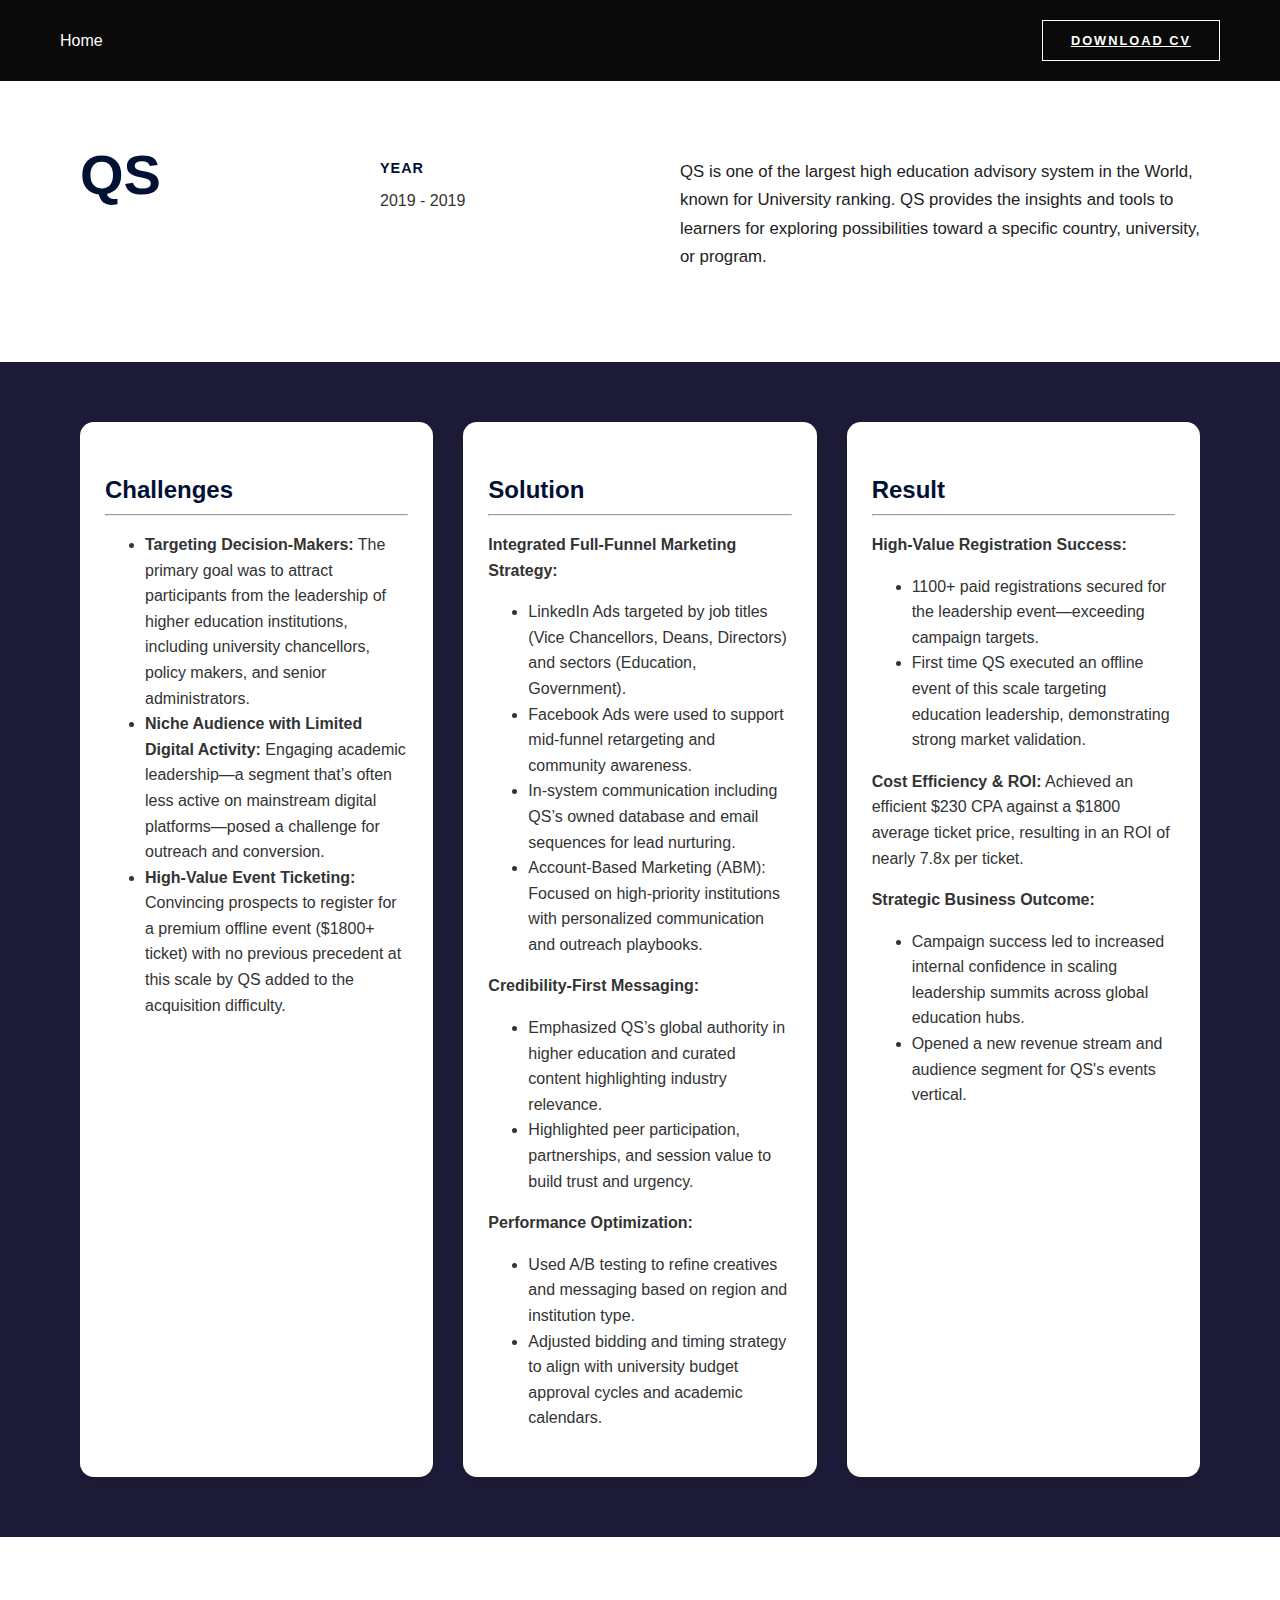
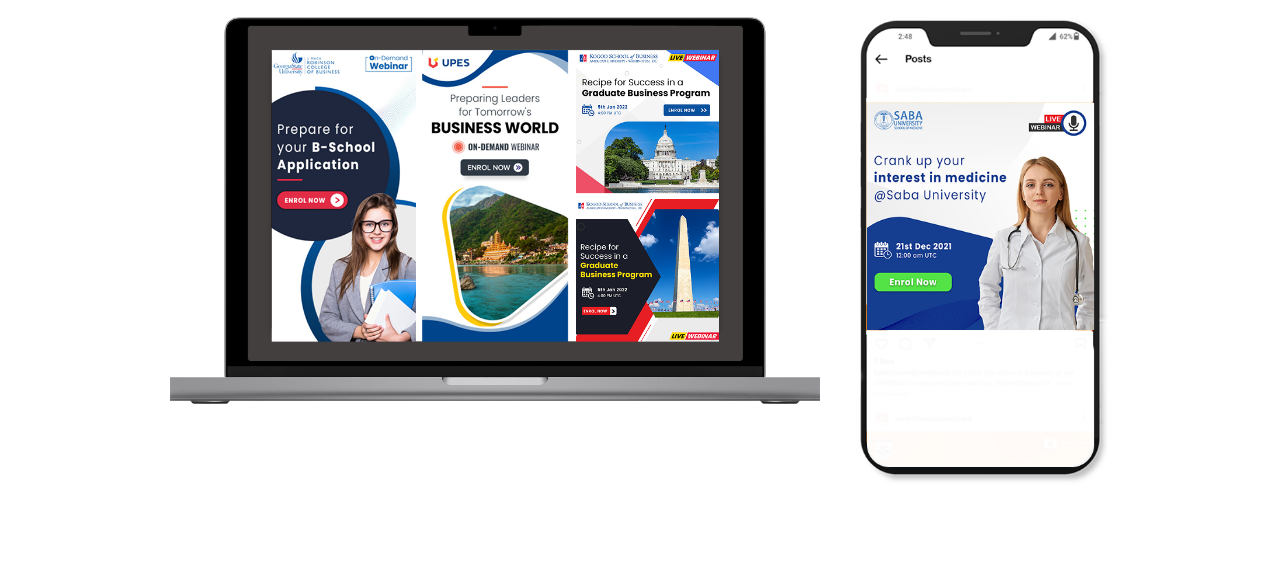
<file: QS.html>
<!DOCTYPE html>
<html lang="en">
<head>
  <meta charset="UTF-8" />
  <meta name="viewport" content="width=device-width, initial-scale=1.0"/>
  <title>QS</title>
  <style>
    body {
      margin: 0;
      font-family: 'Segoe UI', sans-serif;
      background-color: #fff;
      color: #111;
    }

    /* Sticky Header */
    header {
      position: sticky;
      top: 0;
      z-index: 1000;
      background-color: #0a0a0a;
      display: flex;
      justify-content: space-between;
      align-items: center;
      padding: 20px 60px;
      color: #fff;
    }

    .logo {
      display: flex;
      align-items: center;
    }

    .logo img {
      width: 35px;
      margin-right: 10px;
    }

    nav ul {
      list-style: none;
      display: flex;
      gap: 30px;
      margin: 0;
      padding: 0;
    }

    nav ul li {
      font-weight: 500;
      cursor: pointer;
    }

    nav ul li:hover {
      color: #999;
    }

    .nav-link {
      color: white;
      text-decoration: none;
    }

    .cv-button {
      border: 1px solid white;
      padding: 12px 28px;
      font-size: 0.8rem;
      font-weight: bold;
      letter-spacing: 2px;
      background-color: transparent;
      color: white;
      cursor: pointer;
    }

    .cv-button:hover {
      background-color: white;
      color: #0a0a0a;
    }

    .container {
      display: grid;
      grid-template-columns: 1fr 1fr 2fr;
      padding: 60px 80px;
      gap: 40px;
    }

    .title-section h1 {
      font-size: 3.5rem;
      line-height: 1.2;
      color: #001133;
      margin: 0;
    }

    .details-section h4 {
      text-transform: uppercase;
      font-size: 0.9rem;
      margin-bottom: 5px;
      color: #001133;
      letter-spacing: 1px;
    }

    .details-section p {
      margin-bottom: 30px;
      color: #333;
    }

    .description-section p {
      margin-bottom: 30px;
      line-height: 1.7;
      font-size: 1.05rem;
      color: #222;
    }

    .three-box-section {
      display: flex;
      flex-direction: row;
      padding: 60px 80px;
      gap: 30px;
      background-color: #1D1B37;
      flex-wrap: wrap;
      justify-content: center;
    }

    .three-box {
      background-color: #fff;
      padding: 30px 25px;
      border-radius: 14px;
      box-shadow: 0 8px 20px rgba(0, 0, 0, 0.08);
      transition: transform 0.3s ease, box-shadow 0.3s ease;
      max-width: 400px;
      flex: 1;
    }

    .three-box:hover {
      transform: translateY(-8px);
      box-shadow: 0 12px 24px rgba(0, 0, 0, 0.15);
    }

    .three-box h3 {
      font-size: 1.5rem;
      margin-bottom: 10px;
      color: #001133;
    }

    .three-box p,
    .three-box ul {
      font-size: 1rem;
      color: #333;
      line-height: 1.6;
    }

    .device-section {
      padding: 80px 40px;
      background: white;
      display: flex;
      justify-content: center;
      gap: 40px;
      flex-wrap: wrap;
    }

    .device,
    .deviceMobile {
      overflow: hidden;
      transition: transform 0.3s ease;
    }

    .device img,
    .deviceMobile img {
      width: 100%;
      display: block;
      transition: transform 0.3s ease;
    }

    .device:hover img,
    .deviceMobile:hover img {
      transform: scale(1.05);
    }

    .device {
      width: 650px;
      max-width: 90vw;
    }

    .deviceMobile {
      width: 250px;
      max-width: 90vw;
    }

    /* Go Top Button */
    .ss-go-top {
      position: fixed;
      bottom: 30px;
      right: 30px;
      z-index: 100;
      display: none;
      background-color: #000;
      padding: 10px;
      border-radius: 50%;
    }

    .ss-go-top a {
      display: block;
      color: white;
    }

    /* Responsive Design */
    @media (max-width: 992px) {
      .container {
        grid-template-columns: 1fr;
        padding: 40px 30px;
      }

      .title-section h1 {
        font-size: 2.5rem;
      }

      header {
        flex-direction: column;
        align-items: flex-start;
        gap: 20px;
      }

      nav ul {
        flex-direction: column;
        gap: 10px;
      }

      .cv-button {
        align-self: flex-end;
      }

      .three-box-section {
        flex-direction: column;
        align-items: center;
        padding: 40px 30px;
      }

      .device-section {
        flex-direction: column;
        align-items: center;
      }
    }
  </style>
</head>
<body>

  <!-- Header -->
  <header>
    <nav>
      <a href="index.html" class="nav-link">Home</a>
    </nav>
     <a class="cv-button" href="Digital Marketing Manager_Sahil Dhyani.pdf" download>DOWNLOAD CV</a>
  </header>

  <!-- Case Study Content -->
  <div class="container">
    <div class="title-section">
      <h1>QS</h1>
    </div>
    <div class="details-section">
      <h4>Year</h4>
      <p>2019 - 2019</p>
    </div>
    <div class="description-section">
      <p>QS is one of the largest high education advisory system in the World, known for University ranking. QS provides the insights
          and tools to learners for exploring possibilities toward a specific country, university, or program.</p>
    </div>
  </div>

  <!-- Three Vertical Boxes -->
  <section class="three-box-section">
    <div class="three-box">
      <h3>Challenges</h3><hr>
      <ul>
        <li><strong>Targeting Decision-Makers:</strong> The primary goal was to attract participants from the leadership of higher education institutions, including university
           chancellors, policy makers, and senior administrators.</li>
        <li><strong>Niche Audience with Limited Digital Activity:</strong> Engaging academic leadership—a segment that’s often less active on mainstream digital platforms—posed a 
          challenge for outreach and conversion.</li>
        <li><strong>High-Value Event Ticketing:</strong> Convincing prospects to register for a premium offline event ($1800+ ticket) with no previous precedent at this scale by
           QS added to the acquisition difficulty.</li>
      </ul>
    </div>
    <div class="three-box">
      <h3>Solution</h3><hr>
    <p><strong>Integrated Full-Funnel Marketing Strategy:</strong> </p>
    <ul>
        <li>LinkedIn Ads targeted by job titles (Vice Chancellors, Deans, Directors) and sectors (Education, Government).</li>
        <li>Facebook Ads were used to support mid-funnel retargeting and community awareness.</li>
        <li>In-system communication including QS’s owned database and email sequences for lead nurturing.</li>
        <li>Account-Based Marketing (ABM): Focused on high-priority institutions with personalized communication and outreach playbooks.</li>
      </ul>

    <p><strong>Credibility-First Messaging:</strong> </p>
    <ul>
        <li>Emphasized QS’s global authority in higher education and curated content highlighting industry relevance.</li>
        <li>Highlighted peer participation, partnerships, and session value to build trust and urgency.</li>
      </ul>

    <p><strong>Performance Optimization:</strong> </p>
    <ul>
        <li>Used A/B testing to refine creatives and messaging based on region and institution type.</li>
        <li>Adjusted bidding and timing strategy to align with university budget approval cycles and academic calendars.</li>
      </ul>
    </div>
    <div class="three-box">
      <h3>Result</h3><hr>
    <p><strong>High-Value Registration Success:</strong> </p>
    <ul>
        <li>1100+ paid registrations secured for the leadership event—exceeding campaign targets.</li>
        <li>First time QS executed an offline event of this scale targeting education leadership, demonstrating strong market validation.</li>
      </ul>
    <p><strong>Cost Efficiency & ROI:</strong> Achieved an efficient $230 CPA against a $1800 average ticket price, resulting in an ROI of nearly 7.8x per ticket.</p>
    <p><strong>Strategic Business Outcome:</strong> </p>
    <ul>
        <li>Campaign success led to increased internal confidence in scaling leadership summits across global education hubs.</li>
        <li>Opened a new revenue stream and audience segment for QS's events vertical.</li>
      </ul>
    </div>
  </section>

  <!-- Device Showcase -->
  <section class="device-section">
    <div class="device">
      <img src="QS1.png" alt="Device 1">
    </div>
     <div class="deviceMobile">
      <img src="QS2.png" alt="Device 2">
    </div>
  </section>

  <!-- Go to Top Button -->
  <div class="ss-go-top" id="goTop">
    <a class="smoothscroll" title="Back to Top" href="#top">
      <svg xmlns="http://www.w3.org/2000/svg" width="24" height="24" fill="white" viewBox="0 0 24 24">
        <path d="M12 0l8 9h-6v15h-4v-15h-6z"/>
      </svg>
    </a>
  </div>

  <!-- Footer -->
  

  <!-- Show Go to Top Button after Scroll -->
  <script>
    const goTopBtn = document.getElementById('goTop');
    window.addEventListener('scroll', () => {
      if (window.scrollY > 200) {
        goTopBtn.style.display = 'block';
      } else {
        goTopBtn.style.display = 'none';
      }
    });
  </script>
</body>
</html>
</file>
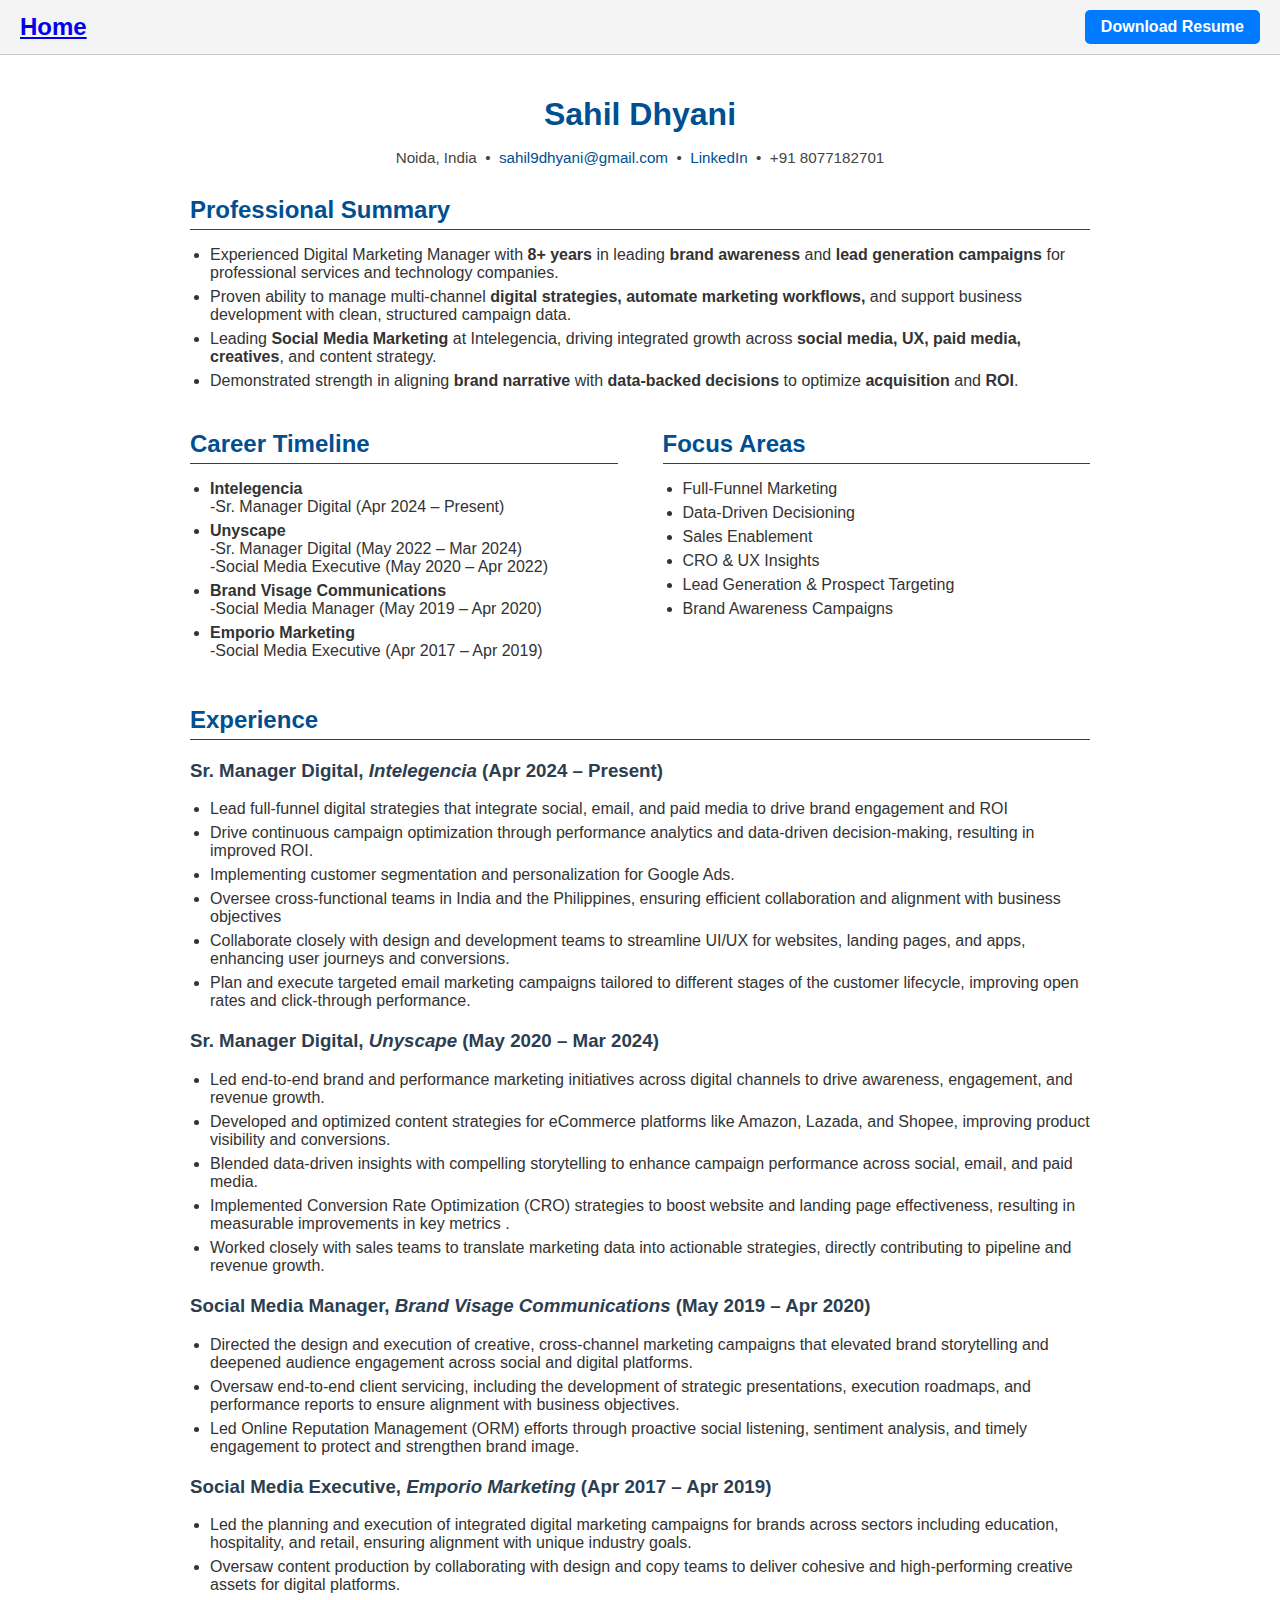
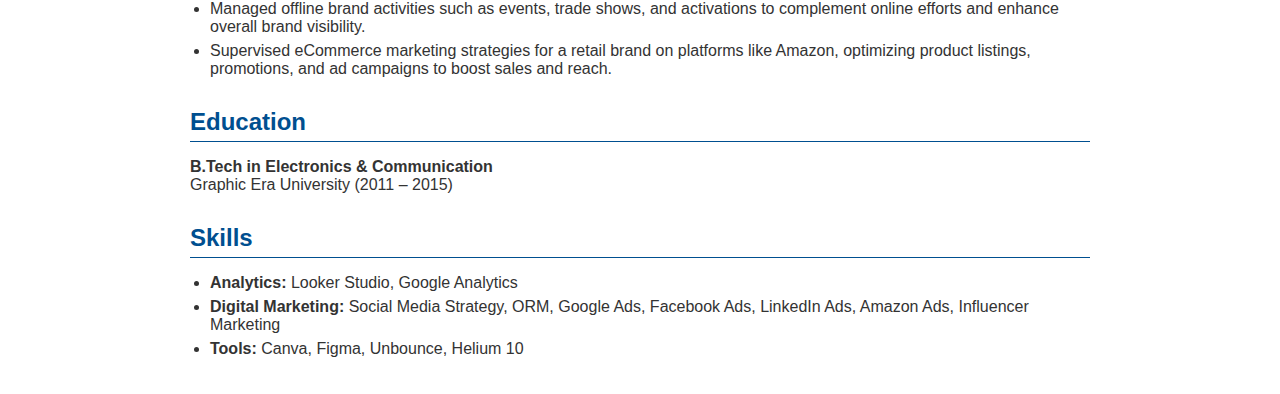
<file: resume.html>
<!DOCTYPE html>
<html lang="en">
<head>
  <meta charset="UTF-8">
  <title>Sahil Dhyani - Resume</title>
  <meta name="viewport" content="width=device-width, initial-scale=1.0">
  <link href="style.css" rel="stylesheet">
  <style>
    .top-bar {
      display: flex;
      justify-content: space-between;
      align-items: center;
      background-color: #f4f4f4;
      padding: 10px 20px;
      border-bottom: 1px solid #ccc;
      position: sticky;
      top: 0;
      z-index: 1000;
    }

    .top-bar h1 {
      margin: 0;
      font-size: 1.5rem;
    }

    .download-btn {
      background-color: #007BFF;
      color: white;
      padding: 8px 16px;
      text-decoration: none;
      border-radius: 5px;
      font-weight: bold;
    }

    .download-btn:hover {
      background-color: #0056b3;
    }

    body {
      margin: 0;
      font-family: Arial, sans-serif;
    }

    .container {
      padding: 20px;
    }
  </style>
</head>
<body>

  <!-- Top Header Bar -->
  <div class="top-bar">
    <h1><a href="index.html">Home</a></h1>
    <a class="download-btn" href="Digital Marketing Manager_Sahil Dhyani.pdf" download>Download Resume</a>
  </div>

  <div class="container">
    <header>
      <h1>Sahil Dhyani</h1>
      <p class="contact">
        Noida, India &nbsp;&bull;&nbsp;
        <a href="mailto:sahil9dhyani@gmail.com">sahil9dhyani@gmail.com</a> &nbsp;&bull;&nbsp;
        <a href="https://www.linkedin.com/in/sahil-dhyani-27975699/">LinkedIn</a> &nbsp;&bull;&nbsp;
        +91 8077182701
      </p>
    </header>

    <!-- Resume Content Continues... -->
    <!-- Keep your existing sections below this line -->


    <section>
      <h2>Professional Summary</h2>
      <ul>
        <li>Experienced Digital Marketing Manager with <strong>8+ years</strong> in leading <strong>brand awareness</strong> and <strong>lead generation campaigns</strong> for professional services and technology companies.</li>
        <li>Proven ability to manage multi-channel <strong>digital strategies, automate marketing workflows,</strong> and support business development with clean, structured campaign data.</li>
        <li>Leading <strong>Social Media Marketing</strong> at Intelegencia, driving integrated growth across <strong>social media, UX, paid media, creatives</strong>, and content strategy</strong>.</li>
        <li>Demonstrated strength in aligning <strong>brand narrative</strong> with <strong>data-backed decisions</strong> to optimize <strong>acquisition</strong> and <strong>ROI</strong>.</li>
      </ul>
    </section>

    <div class="two-column">
      <div class="column">
        <h2>Career Timeline</h2>
        <ul>
          <li><strong>Intelegencia</strong><br>-Sr. Manager Digital (Apr 2024 – Present)</li>
          <li><strong>Unyscape</strong><br>-Sr. Manager Digital (May 2022 – Mar 2024)<br>-Social Media Executive (May 2020 – Apr 2022)</li>
          <li><strong>Brand Visage Communications</strong><br>-Social Media Manager (May 2019 – Apr 2020)</li>
          <li><strong>Emporio Marketing</strong><br>-Social Media Executive (Apr 2017 – Apr 2019)</li>
        </ul>
      </div>
      <div class="column">
        <h2>Focus Areas</h2>
        <ul>
          <li>Full-Funnel Marketing</li>
          <li>Data-Driven Decisioning</li>
          <li>Sales Enablement</li>
          <li>CRO & UX Insights</li>
          <li>Lead Generation & Prospect Targeting</li>
          <li>Brand Awareness Campaigns</li>
        </ul>
      </div>
    </div>

    <section>
      <h2>Experience</h2>
      <h3>Sr. Manager Digital, <em>Intelegencia</em> (Apr 2024 – Present)</h3>
      <ul>
        <li>Lead full-funnel digital strategies that integrate social, email, and paid media to drive brand engagement and ROI</li>
        <li>Drive continuous campaign optimization through performance analytics and data-driven decision-making, resulting in improved ROI.</li>
        <li>Implementing customer segmentation and personalization for Google Ads.</li>
        <li>Oversee cross-functional teams in India and the Philippines, ensuring efficient collaboration and alignment with business objectives</li>
        <li>Collaborate closely with design and development teams to streamline UI/UX for websites, landing pages, and apps, enhancing user journeys and conversions.</li>
        <li>Plan and execute targeted email marketing campaigns tailored to different stages of the customer lifecycle, improving open rates and click-through performance.</li>
      </ul>

      <h3>Sr. Manager Digital, <em>Unyscape</em> (May 2020 – Mar 2024)</h3>
      <ul>
        <li>Led end-to-end brand and performance marketing initiatives across digital channels to drive awareness, engagement, and revenue growth.</li>
        <li>Developed and optimized content strategies for eCommerce platforms like Amazon, Lazada, and Shopee, improving product visibility and conversions.</li>
        <li>Blended data-driven insights with compelling storytelling to enhance campaign performance across social, email, and paid media.</li>
        <li>Implemented Conversion Rate Optimization (CRO) strategies to boost website and landing page effectiveness, resulting in measurable improvements in key metrics .</li>
        <li>Worked closely with sales teams to translate marketing data into actionable strategies, directly contributing to pipeline and revenue growth.</li>
        </ul>

      <h3>Social Media Manager, <em>Brand Visage Communications</em> (May 2019 – Apr 2020)</h3>
      <ul>
        <li>Directed the design and execution of creative, cross-channel marketing campaigns that elevated brand storytelling and deepened audience engagement across social and digital platforms.</li>
        <li>Oversaw end-to-end client servicing, including the development of strategic presentations, execution roadmaps, and performance reports to ensure alignment with business objectives.</li>
        <li>Led Online Reputation Management (ORM) efforts through proactive social listening, sentiment analysis, and timely engagement to protect and strengthen brand image.</li>
      </ul>

      <h3>Social Media Executive, <em>Emporio Marketing</em> (Apr 2017 – Apr 2019)</h3>
      <ul>
        <li>Led the planning and execution of integrated digital marketing campaigns for brands across sectors including education, hospitality, and retail, ensuring alignment with unique industry goals.</li>
        <li>Oversaw content production by collaborating with design and copy teams to deliver cohesive and high-performing creative assets for digital platforms.</li>
        <li>Managed offline brand activities such as events, trade shows, and activations to complement online efforts and enhance overall brand visibility.</li>
        <li>Supervised eCommerce marketing strategies for a retail brand on platforms like Amazon, optimizing product listings, promotions, and ad campaigns to boost sales and reach.</li>
      </ul>
    </section>

    <section>
      <h2>Education</h2>
      <p><strong>B.Tech in Electronics & Communication</strong><br>Graphic Era University (2011 – 2015)</p>
    </section>

    <section>
      <h2>Skills</h2>
      <ul>
        <li><strong>Analytics:</strong> Looker Studio, Google Analytics</li>
        <li><strong>Digital Marketing:</strong> Social Media Strategy, ORM, Google Ads, Facebook Ads, LinkedIn Ads, Amazon Ads, Influencer Marketing</li>
        <li><strong>Tools:</strong> Canva, Figma, Unbounce, Helium 10</li>
      </ul>
    </section>
  </div>
</body>
</html>
</file>
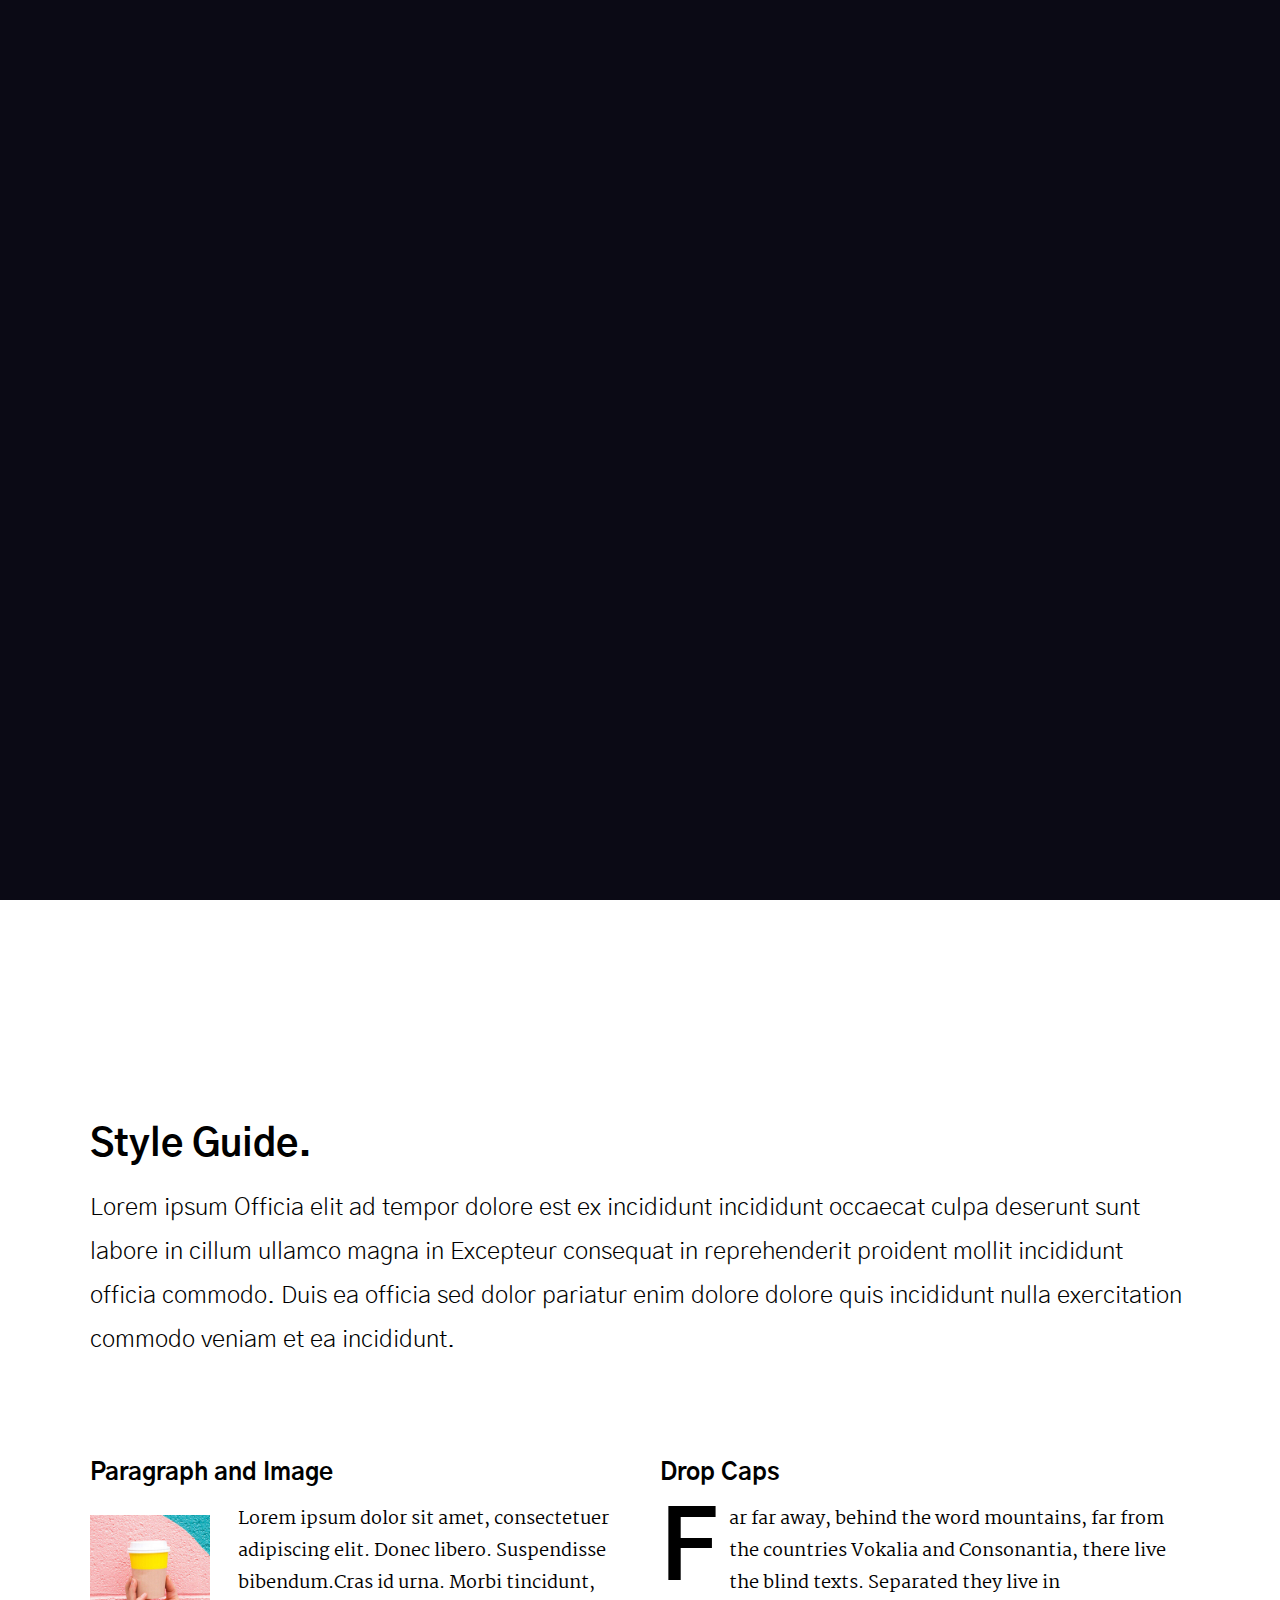
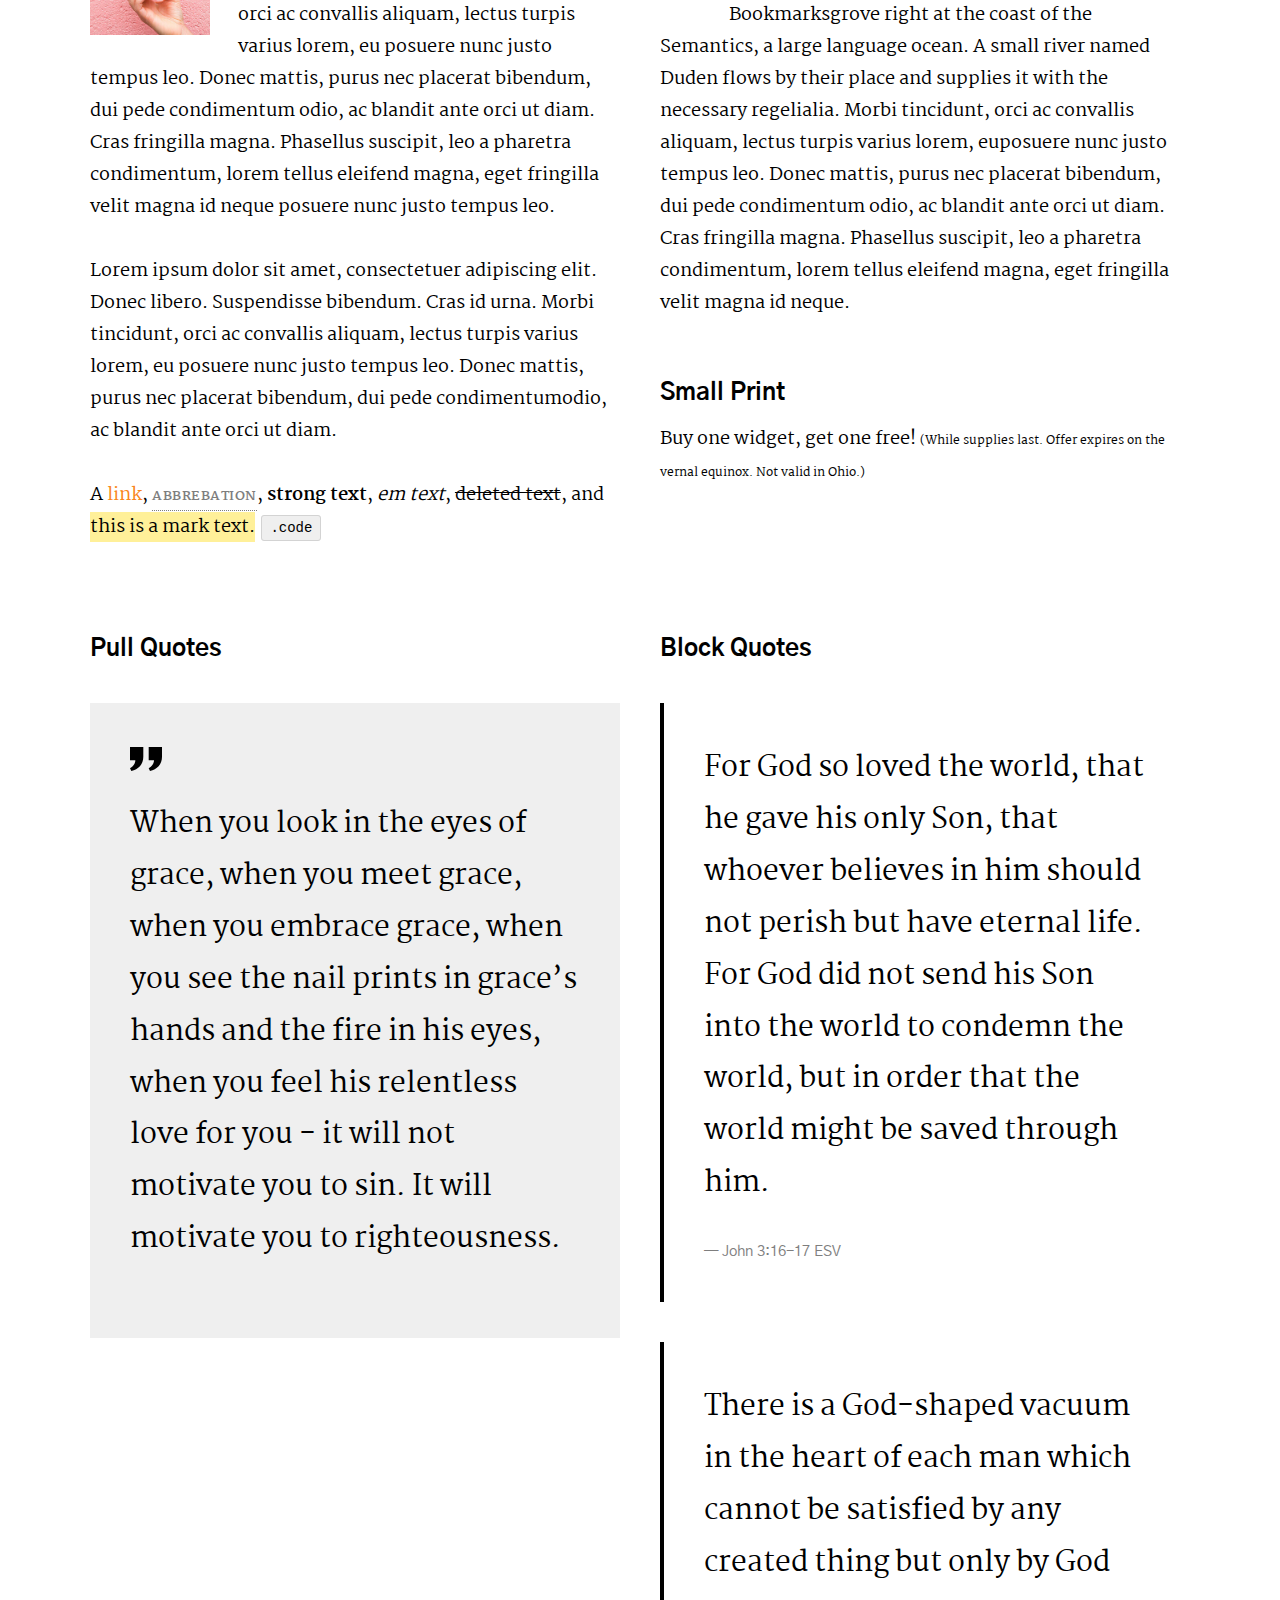
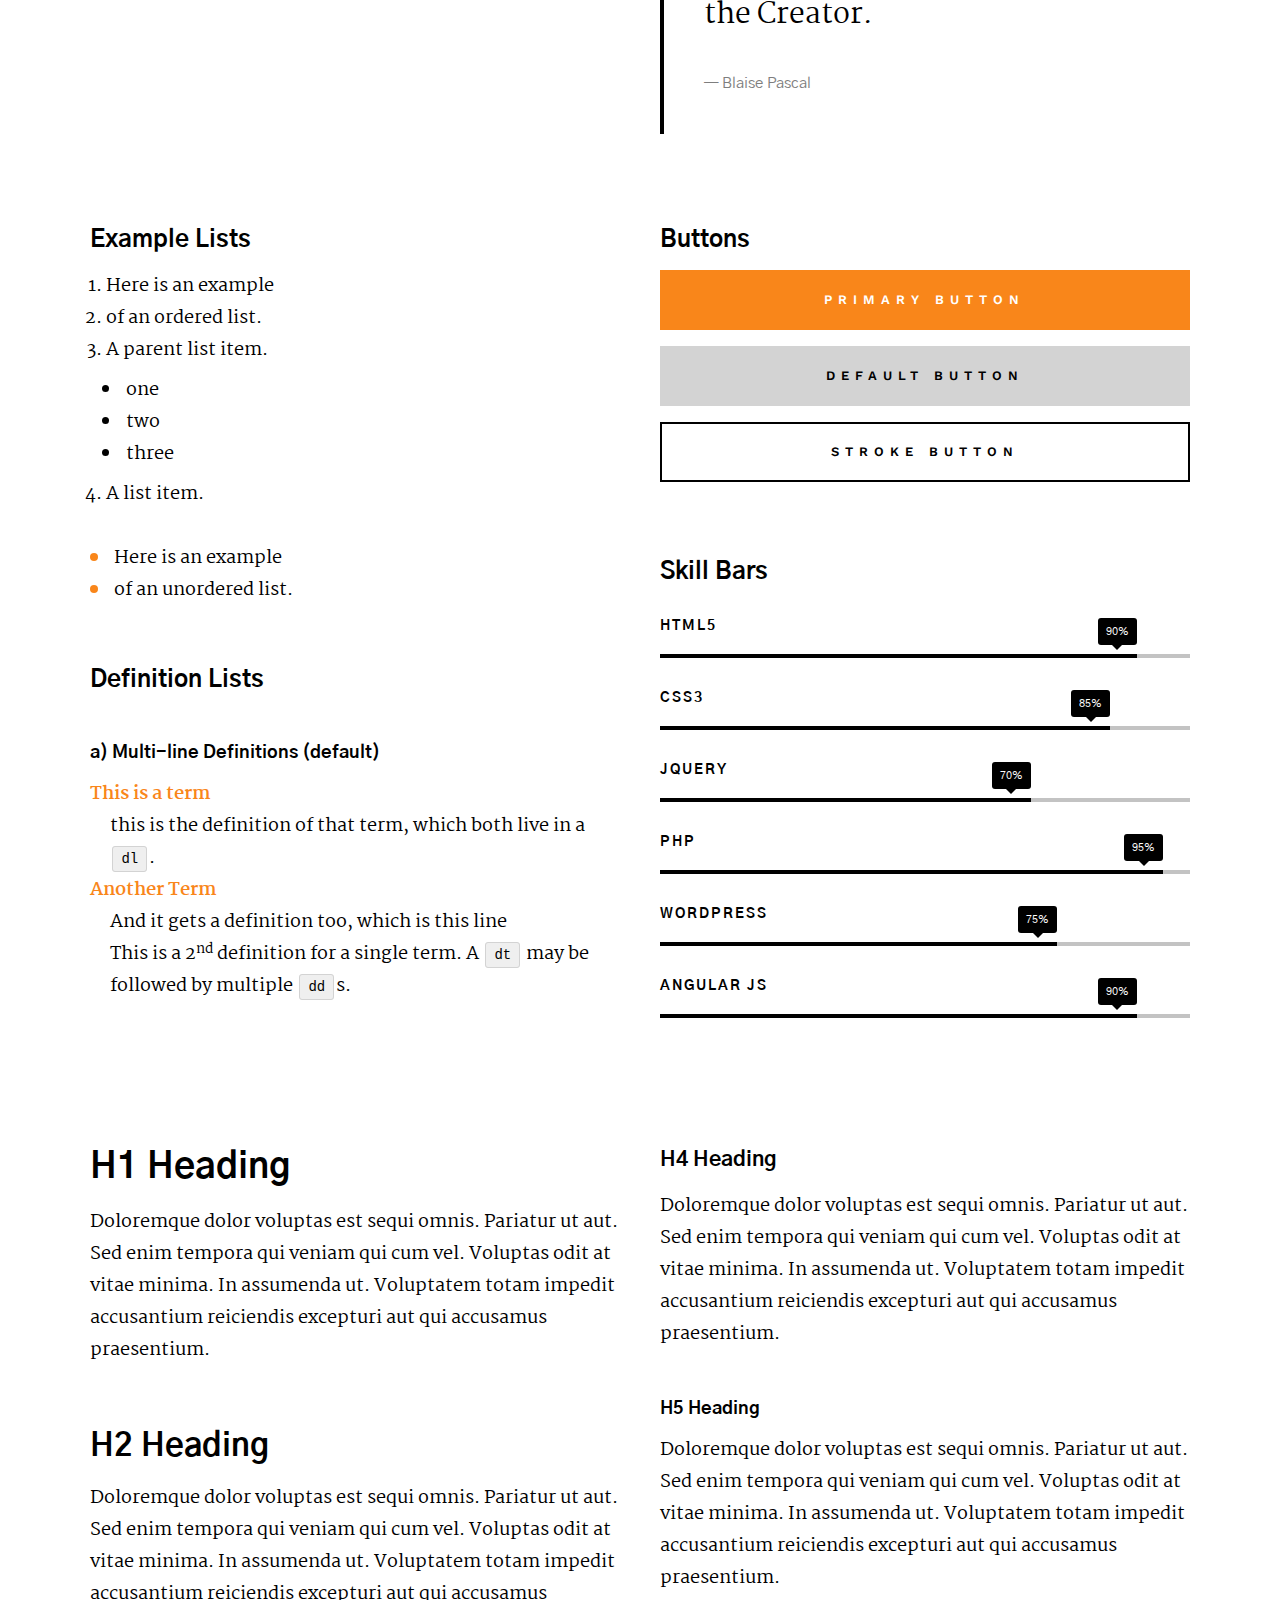
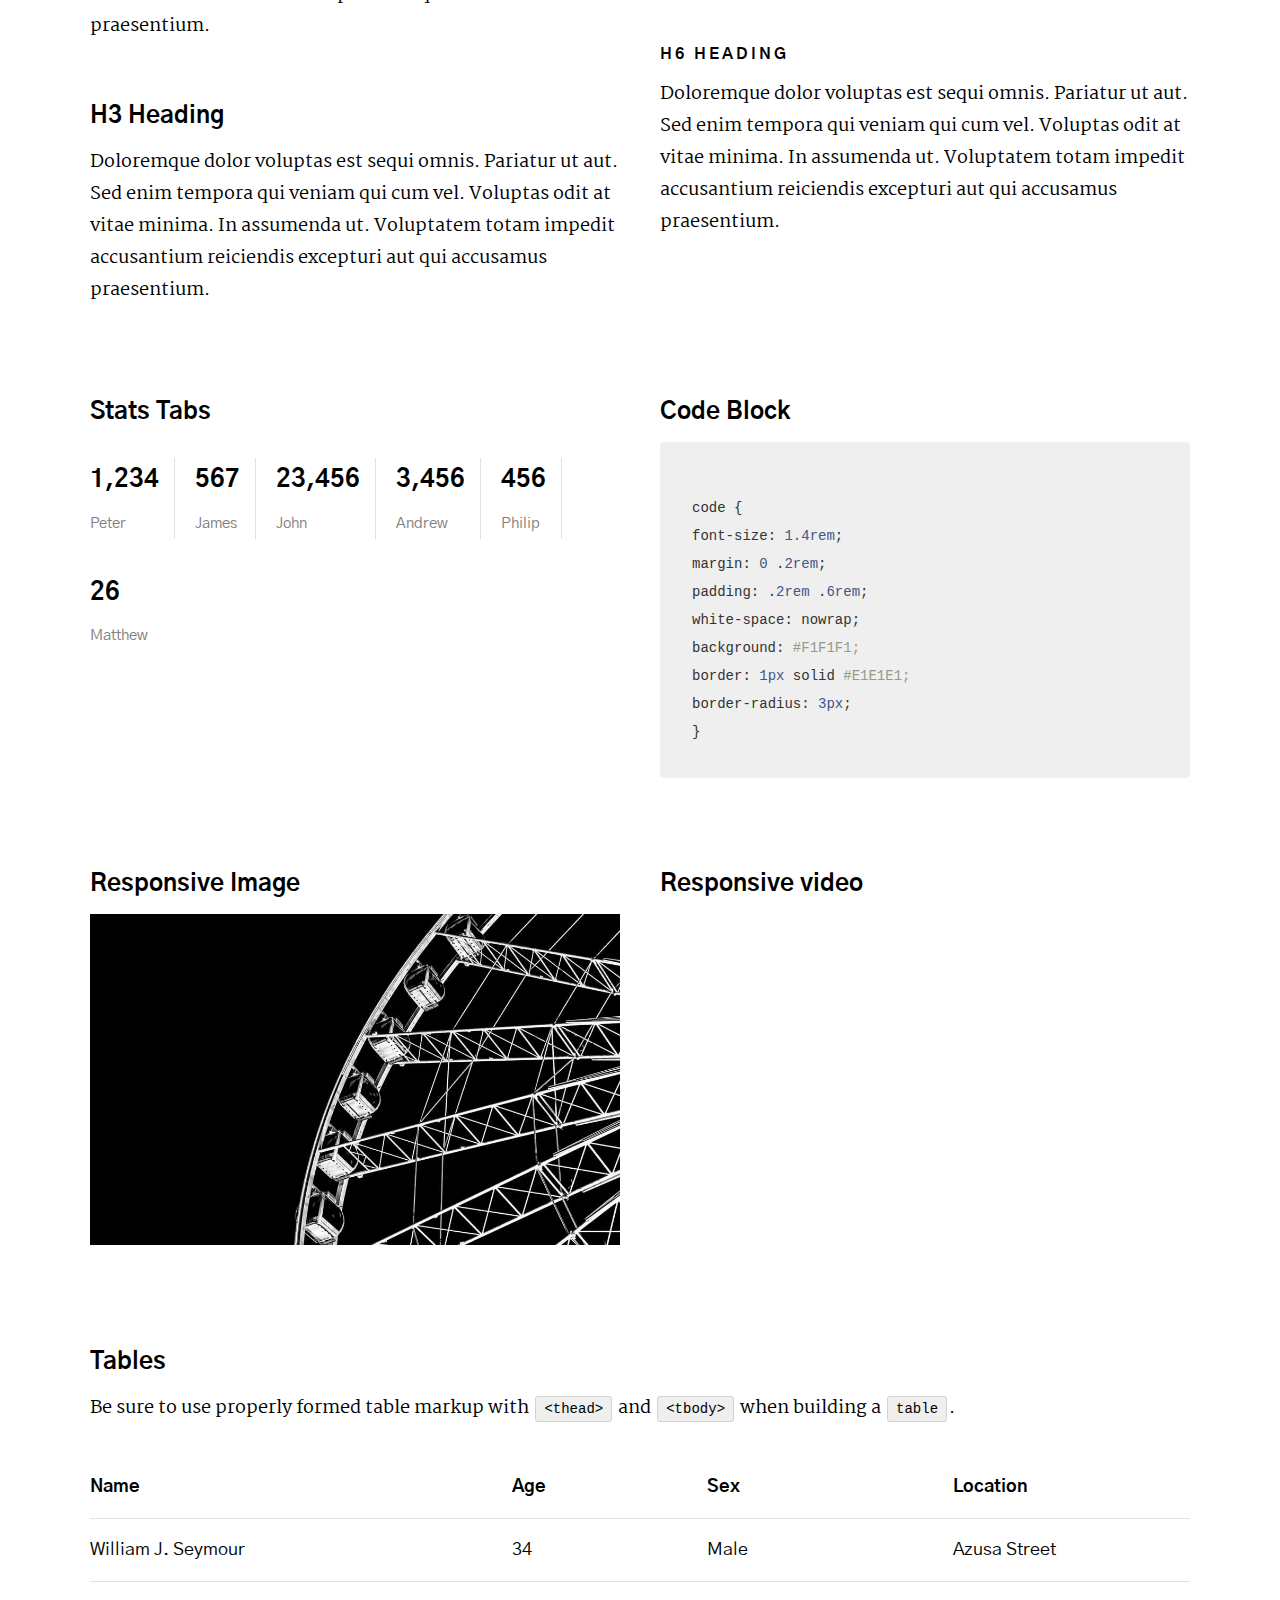
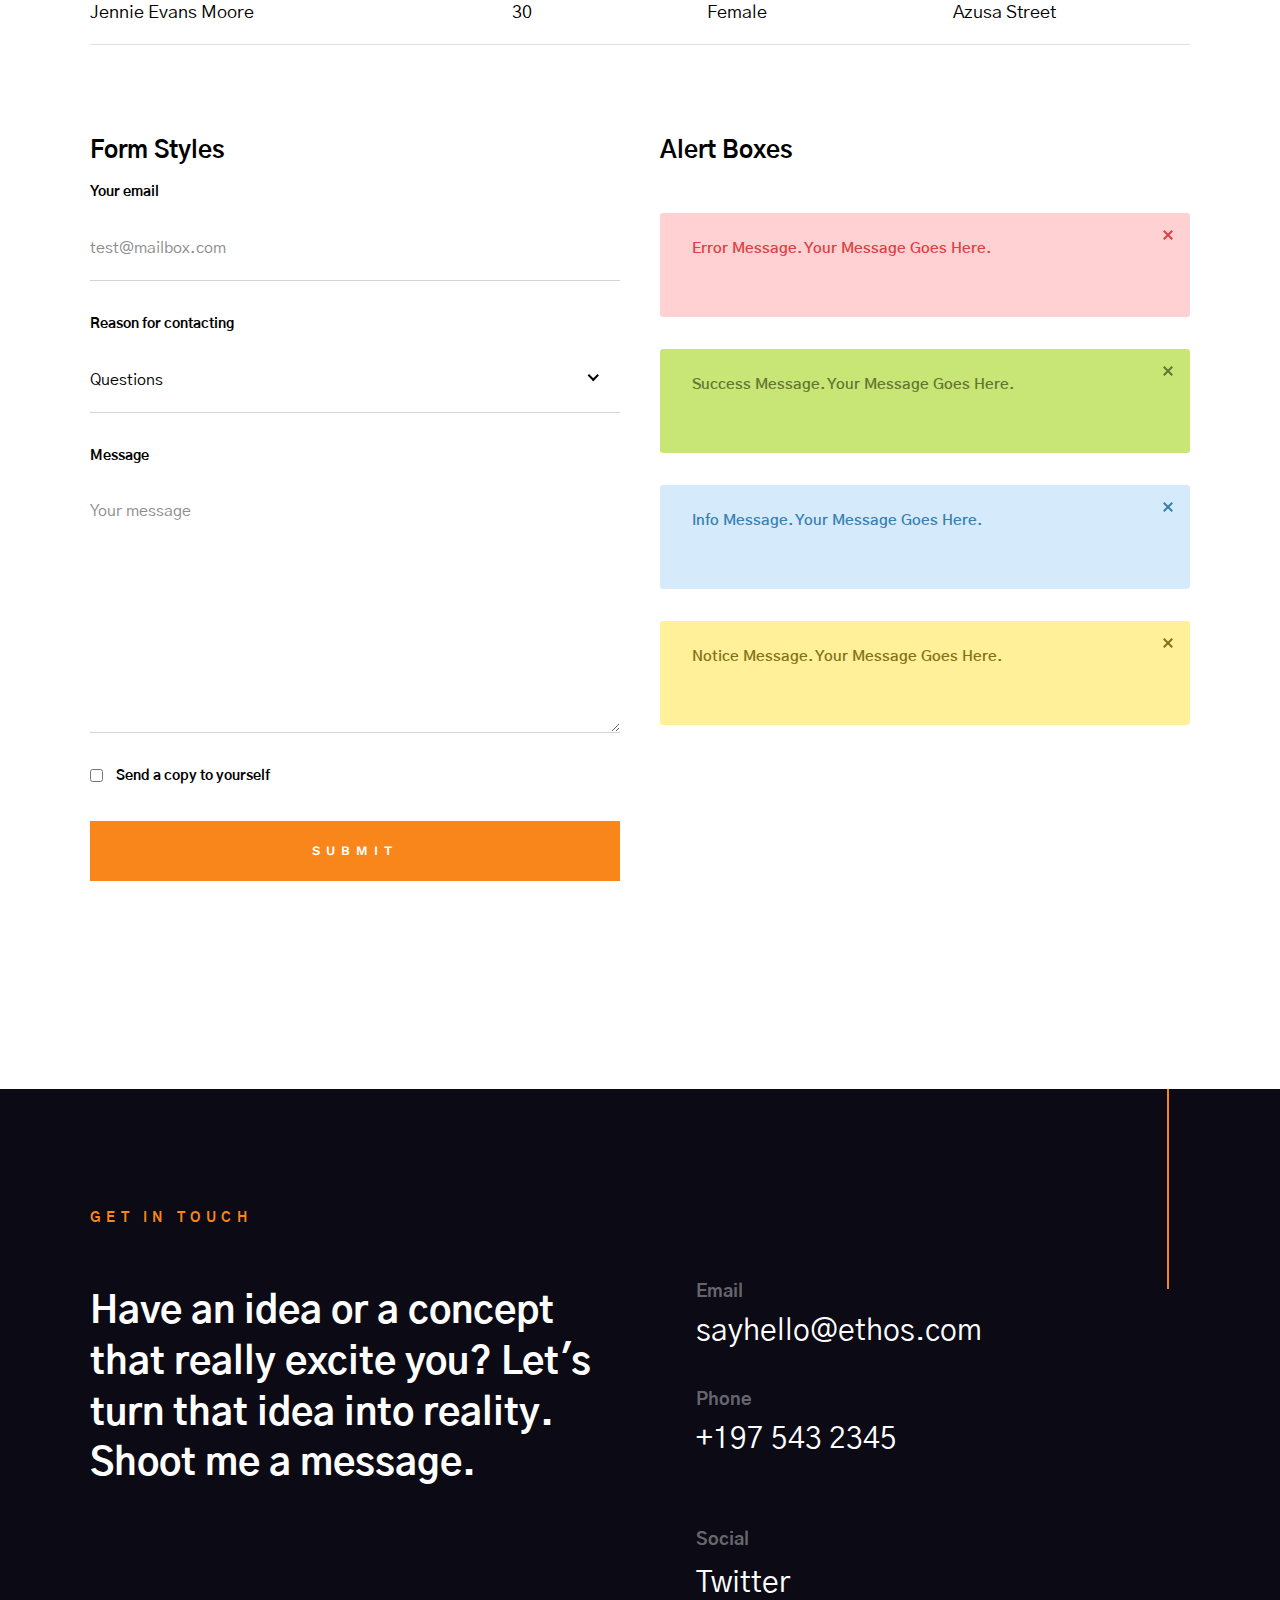
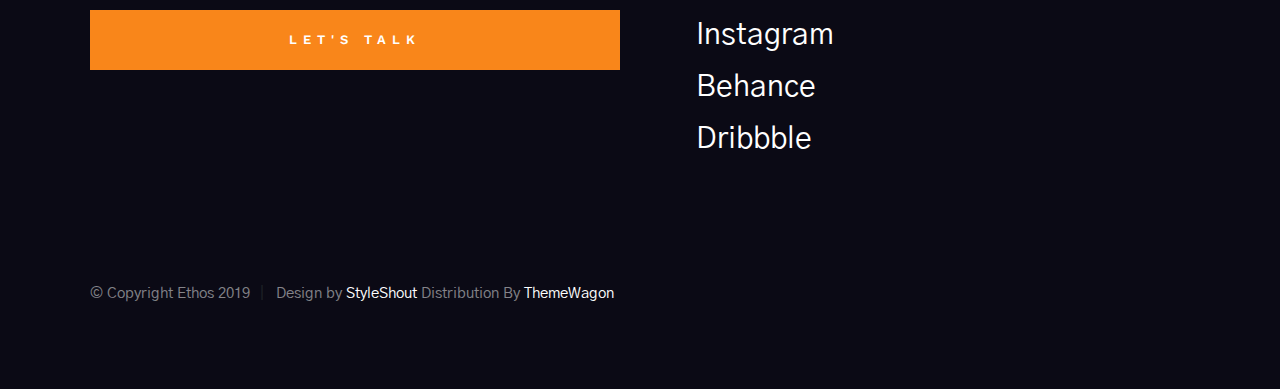
<file: styles.html>
<!DOCTYPE html>
<html class="no-js" lang="en">
<head>

    <!--- basic page needs
    ================================================== -->
    <meta charset="utf-8">
    <title>Ethos - Styles</title>
    <meta name="description" content="">
    <meta name="author" content="">

    <!-- mobile specific metas
    ================================================== -->
    <meta name="viewport" content="width=device-width, initial-scale=1">

    <!-- CSS
    ================================================== -->
    <link rel="stylesheet" href="css/base.css">
    <link rel="stylesheet" href="css/main.css">
    <link rel="stylesheet" href="css/vendor.css">

    <style type="text/css" media="screen">
        .s-styles { 
            padding-top: 16rem;
            padding-bottom: 16rem;
            background-color: #ffffff;
        }
    </style>

    <!-- script
    ================================================== -->
    <script src="js/modernizr.js"></script>

    <!-- favicons
    ================================================== -->
    <link rel="apple-touch-icon" sizes="180x180" href="apple-touch-icon.png">
    <link rel="icon" type="image/png" sizes="32x32" href="favicon-32x32.png">
    <link rel="icon" type="image/png" sizes="16x16" href="favicon-16x16.png">
    <link rel="manifest" href="site.webmanifest">

</head>

<body id="top">


    <!-- preloader
    ================================================== -->
    <div id="preloader">
        <div id="loader" class="dots-fade">
            <div></div>
            <div></div>
            <div></div>
        </div>
    </div>


    <!-- header
    ================================================== -->
    <header class="s-header">

        <div class="header-logo">
            <a href="index.html">
                <img src="images/logo.svg" alt="Homepage">
            </a>
        </div>

        <div class="header-content">
    
            <nav class="row header-nav-wrap">
                <ul class="header-nav">
                    <li><a href="index.html#hero" title="Intro">Home</a></li>
                    <li><a href="index.html#about" title="About">About</a></li>
                    <li><a href="index.html#services" title="Services">Services</a></li>
                    <li><a href="index.html#portfolio" title="Works">Works</a></li>
                    <li><a href="mailto:#0" title="Contact us">Say Hello</a></li>
                </ul>
            </nav> <!-- end header-nav-wrap -->

            <a href="#0" class="btn btn--stroke btn--small">Download CV</a>

        </div> <!-- end header-content -->

        <a class="header-menu-toggle" href="#0"><span>Menu</span></a>

    </header> 


    <!-- hero
    ================================================== -->
    <section id="hero" class="s-hero target-section" data-parallax="scroll" data-image-src="images/hero-bg-3000.jpg" data-natural-width=3000 data-natural-height=2000 data-position-y=center>

        <div class="row hero-content">

            <div class="column large-full">

                <h1>
                Hello, I'm John Doe, <br>
                a frontend developer <br>
                & designer currently <br>
                based somewhere.
                </h1>

                <ul class="hero-social">
                    <li>
                        <a href="#0" title="">Twitter</a>
                    </li>
                    <li>
                        <a href="#0" title="">Behance</a>
                    </li>
                    <li>
                        <a href="#0" title="">Dribbble</a>
                    </li>
                </ul> <!-- end hero-social -->

            </div> 

        </div> <!-- end hero-content -->

        <div class="hero-scroll">
            <a href="#styles" class="scroll-link smoothscroll">
                <svg xmlns="http://www.w3.org/2000/svg" width="24" height="24" viewBox="0 0 24 24"><path d="M12 24l-8-9h6v-15h4v15h6z"/></svg>
            </a>
        </div> <!-- end hero-scroll -->

    </section> <!-- end s-hero -->


    <!-- styles
    ================================================== -->
    <section id="styles" class="s-styles page-content">

        <div class="row add-bottom">

            <div class="column large-full">

                <h1 class="display-1">Style Guide.</h1>

                <p class="lead">Lorem ipsum Officia elit ad tempor dolore est ex incididunt incididunt occaecat culpa deserunt 
                sunt labore in cillum ullamco magna in Excepteur consequat in reprehenderit proident mollit incididunt officia commodo.
                Duis ea officia sed dolor pariatur enim dolore dolore quis incididunt nulla exercitation commodo veniam et ea incididunt.
                </p>

            </div>

        </div>

        <div class="row">

            <div class="column large-6 tab-full">

                <h3>Paragraph and Image</h3>

                <p><a href="#"><img width="120" height="120" class="h-pull-left" alt="sample-image" src="images/sample-image.jpg"></a>
                Lorem ipsum dolor sit amet, consectetuer adipiscing elit. Donec libero. Suspendisse bibendum.Cras id urna. Morbi 
                tincidunt, orci ac convallis aliquam, lectus turpis varius lorem, eu posuere nunc justo tempus leo. Donec mattis, 
                purus nec placerat bibendum, dui pede condimentum odio, ac blandit ante orci ut diam. Cras fringilla magna. 
                Phasellus suscipit, leo a pharetra condimentum, lorem tellus eleifend magna, eget fringilla velit magna id 
                neque posuere nunc justo tempus leo. </p>

                <p>
                Lorem ipsum dolor sit amet, consectetuer adipiscing elit. Donec libero. Suspendisse bibendum. Cras id urna. 
                Morbi tincidunt, orci ac convallis aliquam, lectus turpis varius lorem, eu posuere nunc justo tempus leo. 
                Donec mattis, purus nec placerat bibendum, dui pede condimentumodio, ac blandit ante orci ut diam.	
                </p>

                <p>A <a href="#">link</a>,
                <abbr title="this really isn't a very good description">abbrebation</abbr>,
                <strong>strong text</strong>,
                <em>em text</em>,
                <del>deleted text</del>, and
                <mark>this is a mark text.</mark>
                <code>.code</code>
                </p>

            </div>

            <div class="column large-6 tab-full">

                <h3>Drop Caps</h3>

                <p class="drop-cap">Far far away, behind the word mountains, far from the countries Vokalia and Consonantia,
                there live the blind texts. Separated they live in Bookmarksgrove right at the coast of the
                Semantics, a large language ocean. A small river named Duden flows by their place and supplies it with the 
                necessary regelialia. Morbi tincidunt, orci ac convallis aliquam, lectus turpis varius lorem, 
                euposuere nunc justo tempus leo. Donec mattis, purus nec placerat bibendum, dui pede condimentum odio, 
                ac blandit ante orci ut diam. Cras fringilla magna. Phasellus suscipit, leo a pharetra condimentum, 
                lorem tellus eleifend magna, eget fringilla velit magna id neque.
                </p>

                <h3>Small Print</h3>

                <p>Buy one widget, get one free!
                <small>(While supplies last. Offer expires on the vernal equinox. Not valid in Ohio.)</small>
                </p>

            </div>

        </div> <!-- end row -->

        <div class="row">

            <div class="column large-6 tab-full">

                <h3>Pull Quotes</h3>

                <aside class="pull-quote">
                    <blockquote>
                    <p>
                    When you look in the eyes of grace, when you meet grace, 
                    when you embrace grace, when you see the nail prints in 
                    grace’s hands and the fire in his eyes, when you feel his 
                    relentless love for you - it will not motivate you to sin. 
                    It will motivate you to righteousness.
                    </p>
                    </blockquote>
                </aside>

            </div>

            <div class="column large-6 tab-full">

                <h3>Block Quotes</h3>

                <blockquote cite="http://where-i-got-my-info-from.com">
                    <p>
                    For God so loved the world, that he gave his only Son, that whoever believes in 
                    him should not perish but have eternal life. For God did not send his Son into 
                    the world to condemn the world, but in order that the world might be 
                    saved through him.
                    </p>
                    <cite>
                        <a href="#0">John 3:16-17 ESV</a>
                    </cite>
                </blockquote>

                <blockquote>
                <p>There is a God-shaped vacuum in the heart of each man which cannot be satisfied 
                by any created thing but only by God the Creator.</p>
                <cite>Blaise Pascal</cite>
                </blockquote>

            </div>

        </div> <!-- end row -->

        <div class="row half-bottom">

            <div class="column large-6 tab-full">

                <h3>Example Lists</h3>

                <ol>
                    <li>Here is an example</li>
                    <li>of an ordered list.</li>
                    <li>A parent list item.
                        <ul>
                            <li>one</li>
                            <li>two</li>
                            <li>three</li>
                        </ul>
                        </li>
                        <li>A list item.</li>
                    </ol>

                <ul class="disc">
                    <li>Here is an example</li>
                    <li>of an unordered list.</li>
                </ul>

                <h3>Definition Lists</h3>

                <h5>a) Multi-line Definitions (default) </h5>

                <dl>
                    <dt><strong>This is a term</strong></dt>
                        <dd>this is the definition of that term, which both live in a <code>dl</code>.</dd>
                    <dt><strong>Another Term</strong></dt>
                        <dd>And it gets a definition too, which is this line</dd>
                        <dd>This is a 2<sup>nd</sup> definition for a single term. A <code>dt</code> may be followed by multiple <code>dd</code>s.</dd>
                </dl>

            </div>

            <div class="column large-6 tab-full">

                <h3>Buttons</h3>

                <p>
                    <a class="btn btn--primary h-full-width" href="#0">Primary Button</a>
                    <a class="btn h-full-width" href="#0">Default Button</a>
                    <a class="btn btn--stroke h-full-width" href="#0">Stroke Button</a>
                </p>

                <h3>Skill Bars</h3>
                
                <ul class="skill-bars">
                    <li>
                    <div class="progress percent90"><span>90%</span></div>
                    <strong>HTML5</strong>
                    </li>
                    <li>
                    <div class="progress percent85"><span>85%</span></div>
                    <strong>CSS3</strong>
                    </li>
                    <li>
                    <div class="progress percent70"><span>70%</span></div>
                    <strong>JQuery</strong>
                    </li>
                    <li>
                    <div class="progress percent95"><span>95%</span></div>
                    <strong>PHP</strong>
                    </li>
                    <li>
                    <div class="progress percent75"><span>75%</span></div>
                    <strong>Wordpress</strong>
                    </li>
                    <li>
                    <div class="progress percent90"><span>90%</span></div>
                    <strong>Angular JS</strong>
                    </li>
                </ul>

            </div>

        </div> <!-- end row -->

        <div class="row half-bottom">

            <div class="column large-6 tab-full">
                    
                <h1>H1 Heading</h1>
                <p>Doloremque dolor voluptas est sequi omnis. Pariatur ut aut. Sed enim tempora qui veniam qui cum vel. 
                Voluptas odit at vitae minima. In assumenda ut. Voluptatem totam impedit accusantium reiciendis excepturi aut qui accusamus praesentium.</p>

                <h2>H2 Heading</h2>
                <p>Doloremque dolor voluptas est sequi omnis. Pariatur ut aut. Sed enim tempora qui veniam qui cum vel. 
                Voluptas odit at vitae minima. In assumenda ut. Voluptatem totam impedit accusantium reiciendis excepturi aut qui accusamus praesentium.</p>

                <h3>H3 Heading</h3>
                <p>Doloremque dolor voluptas est sequi omnis. Pariatur ut aut. Sed enim tempora qui veniam qui cum vel. 
                Voluptas odit at vitae minima. In assumenda ut. Voluptatem totam impedit accusantium reiciendis excepturi aut qui accusamus praesentium.</p>

            </div>

            <div class="column large-6 tab-full">
                    
                <h4>H4 Heading</h4>
                <p>Doloremque dolor voluptas est sequi omnis. Pariatur ut aut. Sed enim tempora qui veniam qui cum vel. 
                Voluptas odit at vitae minima. In assumenda ut. Voluptatem totam impedit accusantium reiciendis excepturi aut qui accusamus praesentium.</p>

                <h5>H5 Heading</h5>
                <p>Doloremque dolor voluptas est sequi omnis. Pariatur ut aut. Sed enim tempora qui veniam qui cum vel. 
                Voluptas odit at vitae minima. In assumenda ut. Voluptatem totam impedit accusantium reiciendis excepturi aut qui accusamus praesentium.</p>

                <h6>H6 Heading</h6>
                <p>Doloremque dolor voluptas est sequi omnis. Pariatur ut aut. Sed enim tempora qui veniam qui cum vel. 
                Voluptas odit at vitae minima. In assumenda ut. Voluptatem totam impedit accusantium reiciendis excepturi aut qui accusamus praesentium.</p>

            </div>

        </div> <!-- end row -->

        <div class="row half-bottom">

            <div class="column large-6 tab-full">

                <h3>Stats Tabs</h3>

                <ul class="stats-tabs">
                    <li><a href="#">1,234 <em>Peter</em></a></li>
                    <li><a href="#">567 <em>James</em></a></li>
                    <li><a href="#">23,456 <em>John</em></a></li>
                    <li><a href="#">3,456 <em>Andrew</em></a></li>
                    <li><a href="#">456 <em>Philip</em></a></li>
                    <li><a href="#">26 <em>Matthew</em></a></li>
                </ul>

            </div>

            <div class="column large-6 tab-full">
            <h3>Code Block</h3>
    
<pre><code>
code {
font-size: 1.4rem;
margin: 0 .2rem;
padding: .2rem .6rem;
white-space: nowrap;
background: #F1F1F1;
border: 1px solid #E1E1E1;	
border-radius: 3px;
}
</code></pre>

            </div>

        </div> <!-- end row -->

        <div class="row half-bottom">

            <div class="column large-6 tab-full">

                <h3>Responsive Image</h3>
                <p><img src="images/wheel-500.jpg" 
                    srcset="images/wheel-1000.jpg 1000w, 
                    images/wheel-500.jpg 500w" 
                    sizes="(max-width: 1000px) 100vw, 1000px" alt="">
                </p>

            </div>

            <div class="column large-6 tab-full">

                <h3>Responsive video</h3>

                <div class="video-container">
                <iframe src="https://player.vimeo.com/video/14592941?color=00a650&title=0&byline=0&portrait=0" width="500" height="281" frameborder="0" webkitallowfullscreen mozallowfullscreen allowfullscreen></iframe> 
                </div>

            </div>
            
        </div> <!-- end row -->

        <div class="row add-bottom">

            <div class="column large-full">

                <h3>Tables</h3>
                <p>Be sure to use properly formed table markup with <code>&lt;thead&gt;</code> and <code>&lt;tbody&gt;</code> when building a <code>table</code>.</p>

                <div class="table-responsive">

                    <table>
                            <thead>
                            <tr>
                                <th>Name</th>
                                <th>Age</th>
                                <th>Sex</th>
                                <th>Location</th>
                            </tr>
                            </thead>
                            <tbody>
                            <tr>
                                <td>William J. Seymour</td>
                                <td>34</td>
                                <td>Male</td>
                                <td>Azusa Street</td>
                            </tr>
                            <tr>
                                <td>Jennie Evans Moore</td>
                                <td>30</td>
                                <td>Female</td>
                                <td>Azusa Street</td>
                            </tr>
                            </tbody>
                    </table>

                </div>

            </div>
            
        </div> <!-- end row -->

        <div class="row">

            <div class="column large-6 tab-full">

                <h3>Form Styles</h3>

                <form>
                    <div>
                        <label for="sampleInput">Your email</label>
                        <input class="h-full-width" type="email" placeholder="test@mailbox.com" id="sampleInput">
                    </div>
                    <div>
                        <label for="sampleRecipientInput">Reason for contacting</label>
                        <div class="ss-custom-select">
                            <select class="h-full-width" id="sampleRecipientInput">
                                <option value="Option 1">Questions</option>
                                <option value="Option 2">Report</option>
                                <option value="Option 3">Others</option>
                            </select>
                        </div>
                    </div>
                    
                    <label for="exampleMessage">Message</label>
                    <textarea class="h-full-width" placeholder="Your message" id="exampleMessage"></textarea>

                    <label class="h-add-bottom">
                        <input type="checkbox">
                        <span class="label-text">Send a copy to yourself</span>
                    </label>
                
                    <input class="btn--primary h-full-width" type="submit" value="Submit">
                </form>

            </div>

            <div class="column large-6 tab-full">

                <h3>Alert Boxes</h3>

                <br>
                
                <div class="alert-box alert-box--error hideit">
                    <p>Error Message. Your Message Goes Here.</p>
                    <i class="fa fa-times alert-box__close" aria-hidden="true"></i>
                </div><!-- end error -->
                        
                <div class="alert-box alert-box--success hideit">
                    <p>Success Message. Your Message Goes Here.</p>
                    <i class="fa fa-times alert-box__close" aria-hidden="true"></i>
                </div><!-- end success -->
                        
                <div class="alert-box alert-box--info hideit">
                    <p>Info Message. Your Message Goes Here.</p>
                    <i class="fa fa-times alert-box__close" aria-hidden="true"></i>
                </div><!-- end info -->
                        
                <div class="alert-box alert-box--notice hideit">
                    <p>Notice Message. Your Message Goes Here.</p>
                    <i class="fa fa-times alert-box__close" aria-hidden="true"></i>
                </div><!-- end notice -->
            
            </div>

        </div> <!-- end row -->


    </section> <!-- end s-styles -->


    <!-- footer
    ================================================== -->
    <footer class="s-footer h-dark-bg">
        
        <div class="right-vert-line"></div>

        <div class="row s-footer__main">
            <div class="column large-6">
                <div class="section-intro">
                    <h3 class="subhead">Get In Touch</h3>

                    <h1 class="display-1">
                    Have an idea or a concept that really excite you?
                    Let's turn that idea into reality. Shoot me a message.
                    </h1>
                </div>

                <div class="footer-email-us">
                    <a href="mailto:#0" class="btn btn--primary h-full-width">Let's Talk</a>
                </div>
            </div>

            <div class="column large-5">
                <div class="footer-contacts">
                    <div class="footer-contact-block">
                        <h5 class="footer-contact-block__header">
                            Email
                        </h5>
                        <p class="footer-contact-block__content">
                            <a href="mailto:#0">sayhello@ethos.com</a>
                        </p>
                    </div> <!-- end footer-contact-block -->
                    <div class="footer-contact-block">
                        <h5 class="footer-contact-block__header">
                            Phone
                        </h5>
                        <p class="footer-contact-block__content">
                            <a href="tel:+1975432345">+197 543 2345</a>
                        </p>
                    </div> <!-- end footer-contact-block -->
                    <br>
                    <div class="footer-contact-block">
                        <h5 class="footer-contact-block__header">
                            Social
                        </h5>
                        <ul class="footer-contact-block__list">
                            <li><a href="#0">Twitter</a></li>
                            <li><a href="#0">Instagram</a></li>
                            <li><a href="#0">Behance</a></li>
                            <li><a href="#0">Dribbble</a></li>
                        </ul>
                    </div> <!-- end footer-contact-block -->
                </div>
            </div>
        </div> <!-- end s-footer__main -->

        <div class="row s-footer__bottom">
            <div class="column large-full ss-copyright">
                <span>© Copyright Ethos 2019</span> 
                <span>Design by <a href="https://www.styleshout.com/">StyleShout</a> Distribution By <a href="https://themewagon.com">ThemeWagon</a> </span>
            </div> <!-- end ss-copyright -->

            <div class="ss-go-top">
                <a class="smoothscroll" title="Back to Top" href="#top">
                    <svg xmlns="http://www.w3.org/2000/svg" width="24" height="24" viewBox="0 0 24 24"><path d="M12 0l8 9h-6v15h-4v-15h-6z"/></svg>
                </a>
            </div> <!-- end ss-go-top -->
        </div> <!-- end s-footer__bottom -->

    </footer> <!-- end s-footer -->


    <!-- photoswipe background
    ================================================== -->
    <div aria-hidden="true" class="pswp" role="dialog" tabindex="-1">

        <div class="pswp__bg"></div>
        <div class="pswp__scroll-wrap">

            <div class="pswp__container">
                <div class="pswp__item"></div>
                <div class="pswp__item"></div>
                <div class="pswp__item"></div>
            </div>

            <div class="pswp__ui pswp__ui--hidden">
                <div class="pswp__top-bar">
                    <div class="pswp__counter"></div><button class="pswp__button pswp__button--close" title="Close (Esc)"></button> <button class="pswp__button pswp__button--share" title=
                    "Share"></button> <button class="pswp__button pswp__button--fs" title="Toggle fullscreen"></button> <button class="pswp__button pswp__button--zoom" title=
                    "Zoom in/out"></button>
                    <div class="pswp__preloader">
                        <div class="pswp__preloader__icn">
                            <div class="pswp__preloader__cut">
                                <div class="pswp__preloader__donut"></div>
                            </div>
                        </div>
                    </div>
                </div>
                <div class="pswp__share-modal pswp__share-modal--hidden pswp__single-tap">
                    <div class="pswp__share-tooltip"></div>
                </div><button class="pswp__button pswp__button--arrow--left" title="Previous (arrow left)"></button> <button class="pswp__button pswp__button--arrow--right" title=
                "Next (arrow right)"></button>
                <div class="pswp__caption">
                    <div class="pswp__caption__center"></div>
                </div>
            </div>

        </div>

    </div> <!-- end photoSwipe background -->


    <!-- Java Script
    ================================================== -->
    <script src="js/jquery-3.2.1.min.js"></script>
    <script src="js/plugins.js"></script>
    <script src="js/main.js"></script>

</body>
</file>
<file: css/base.css>
/* =================================================================== 
 *  Ethos Base Stylesheet
 *  Ver. 1.0.0
 *  11-05-2019
 *  ------------------------------------------------------------------
 *
 *  TOC:
 *	# imports
 *	# normalize
 *	# basic/base setup styles
 *	# grid v2.1.2
 *	# block grids
 *	# MISC
 *
 * =================================================================== */



/* ===================================================================
 * # imports 
 *
 * ------------------------------------------------------------------- */
@import url("https://fonts.googleapis.com/css?family=Gothic+A1:300,300i,400,400i,500,500i,600,600i,700,700i|Martel:300,300i,400,400i,700,700i,900,900i|Work+Sans:600,700&display=swap");



/* ==========================================================================
 * # normalize
 * normalize.css v8.0.1 | MIT License |
 * github.com/necolas/normalize.css
 *
 * -------------------------------------------------------------------------- */

/* ------------------------------------------------------------------- 
 * ## document
 * ------------------------------------------------------------------- */

/* 1. Correct the line height in all browsers.
 * 2. Prevent adjustments of font size after orientation changes in iOS.*/
html {
	line-height: 1.15;  /* 1 */
	-webkit-text-size-adjust: 100%;  /* 2 */
}

/* ------------------------------------------------------------------- 
 * ## sections
 * ------------------------------------------------------------------- */

/* Remove the margin in all browsers. */
body {
	margin: 0;
}

/* Render the `main` element consistently in IE. */
main {
	display: block;
}

/* Correct the font size and margin on `h1` elements within `section` and
 * `article` contexts in Chrome, Firefox, and Safari. */
h1 {
	font-size: 2em;
	margin: 0.67em 0;
}

/* ------------------------------------------------------------------- 
 * ## grouping
 * ------------------------------------------------------------------- */

/* 1. Add the correct box sizing in Firefox.
 * 2. Show the overflow in Edge and IE. */
hr {
	-webkit-box-sizing: content-box;
	box-sizing: content-box;  /* 1 */
	height: 0;  /* 1 */
	overflow: visible;  /* 2 */
}

/* 1. Correct the inheritance and scaling of font size in all browsers.
 * 2. Correct the odd `em` font sizing in all browsers. */
pre {
	font-family: monospace, monospace;  /* 1 */
	font-size: 1em;  /* 2 */
}

/* ------------------------------------------------------------------- 
 * ## text-level semantics
 * ------------------------------------------------------------------- */

/* Remove the gray background on active links in IE 10. */
a {
	background-color: transparent;
}

/* 1. Remove the bottom border in Chrome 57-
 * 2. Add the correct text decoration in Chrome, Edge, IE, Opera, and Safari. */
abbr[title] {
	border-bottom: none;  /* 1 */
	text-decoration: underline;  /* 2 */
	-webkit-text-decoration: underline dotted;
	text-decoration: underline dotted;  /* 2 */
}

/* Add the correct font weight in Chrome, Edge, and Safari. */
b,
strong {
	font-weight: bolder;
}

/* 1. Correct the inheritance and scaling of font size in all browsers.
 * 2. Correct the odd `em` font sizing in all browsers. */
code,
kbd,
samp {
	font-family: monospace, monospace;  /* 1 */
	font-size: 1em;  /* 2 */
}

/* Add the correct font size in all browsers. */
small {
	font-size: 80%;
}

/* Prevent `sub` and `sup` elements from affecting the line height in
 * all browsers. */
sub,
sup {
	font-size: 75%;
	line-height: 0;
	position: relative;
	vertical-align: baseline;
}

sub {
	bottom: -0.25em;
}

sup {
	top: -0.5em;
}

/* ------------------------------------------------------------------- 
 * ## embedded content
 * ------------------------------------------------------------------- */

/* Remove the border on images inside links in IE 10. */
img {
	border-style: none;
}

/* ------------------------------------------------------------------- 
 * ## forms
 * ------------------------------------------------------------------- */

/* 1. Change the font styles in all browsers.
 * 2. Remove the margin in Firefox and Safari. */
button,
input,
optgroup,
select,
textarea {
	font-family: inherit;  /* 1 */
	font-size: 100%;  /* 1 */
	line-height: 1.15;  /* 1 */
	margin: 0;  /* 2 */
}

/* Show the overflow in IE.
 * 1. Show the overflow in Edge. */
button,
input {

	/* 1 */
	overflow: visible;
}

/* Remove the inheritance of text transform in Edge, Firefox, and IE.
 * 1. Remove the inheritance of text transform in Firefox. */
button,
select {

	/* 1 */
	text-transform: none;
}

/* Correct the inability to style clickable types in iOS and Safari. */
button,
[type="button"],
[type="reset"],
[type="submit"] {
	-webkit-appearance: button;
}

/* Remove the inner border and padding in Firefox. */
button::-moz-focus-inner,
[type="button"]::-moz-focus-inner,
[type="reset"]::-moz-focus-inner,
[type="submit"]::-moz-focus-inner {
	border-style: none;
	padding: 0;
}

/* Restore the focus styles unset by the previous rule. */
button:-moz-focusring,
[type="button"]:-moz-focusring,
[type="reset"]:-moz-focusring,
[type="submit"]:-moz-focusring {
	outline: 1px dotted ButtonText;
}

/* Correct the padding in Firefox. */
fieldset {
	padding: 0.35em 0.75em 0.625em;
}

/* 1. Correct the text wrapping in Edge and IE.
 * 2. Correct the color inheritance from `fieldset` elements in IE.
 * 3. Remove the padding so developers are not caught out when they zero out
 *    `fieldset` elements in all browsers. */
legend {
	-webkit-box-sizing: border-box;
	box-sizing: border-box;  /* 1 */
	color: inherit;  /* 2 */
	display: table;  /* 1 */
	max-width: 100%;  /* 1 */
	padding: 0;  /* 3 */
	white-space: normal;  /* 1 */
}

/* Add the correct vertical alignment in Chrome, Firefox, and Opera. */
progress {
	vertical-align: baseline;
}

/* Remove the default vertical scrollbar in IE 10+. */
textarea {
	overflow: auto;
}

/* 1. Add the correct box sizing in IE 10.
 * 2. Remove the padding in IE 10. */
[type="checkbox"],
[type="radio"] {
	-webkit-box-sizing: border-box;
	box-sizing: border-box;  /* 1 */
	padding: 0;  /* 2 */
}

/* Correct the cursor style of increment and decrement buttons in Chrome. */
[type="number"]::-webkit-inner-spin-button,
[type="number"]::-webkit-outer-spin-button {
	height: auto;
}

/* 1. Correct the odd appearance in Chrome and Safari.
 * 2. Correct the outline style in Safari. */
[type="search"] {
	-webkit-appearance: textfield;  /* 1 */
	outline-offset: -2px;  /* 2 */
}

/* Remove the inner padding in Chrome and Safari on macOS. */
[type="search"]::-webkit-search-decoration {
	-webkit-appearance: none;
}

/* 1. Correct the inability to style clickable types in iOS and Safari.
 * 2. Change font properties to `inherit` in Safari. */
::-webkit-file-upload-button {
	-webkit-appearance: button;  /* 1 */
	font: inherit;  /* 2 */
}

/* ------------------------------------------------------------------- 
 * ## interactive
 * ------------------------------------------------------------------- */

/* Add the correct display in Edge, IE 10+, and Firefox. */
details {
	display: block;
}

/* Add the correct display in all browsers. */
summary {
	display: list-item;
}

/* ------------------------------------------------------------------- 
 * ## misc
 * ------------------------------------------------------------------- */

/* Add the correct display in IE 10+. */
template {
	display: none;
}

/* Add the correct display in IE 10. */
[hidden] {
	display: none;
}



/* ===================================================================
 * # basic/base setup styles
 *
 * ------------------------------------------------------------------- */
html {
	font-size: 62.5%;
	-webkit-box-sizing: border-box;
	box-sizing: border-box;
}

*,
*::before,
*::after {
	-webkit-box-sizing: inherit;
	box-sizing: inherit;
}

body {
	font-weight: normal;
	line-height: 1;
	word-wrap: break-word;
	-moz-font-smoothing: grayscale;
	-moz-osx-font-smoothing: grayscale;
	-webkit-font-smoothing: antialiased;
	-webkit-overflow-scrolling: touch;
	-webkit-text-size-adjust: none;
}

/* ------------------------------------------------------------------- 
 * ## Media
 * ------------------------------------------------------------------- */
svg,
img,
video
embed,
iframe,
object {
	max-width: 100%;
	height: auto;
}

/* ------------------------------------------------------------------- 
 * ## Typography resets 
 * ------------------------------------------------------------------- */
div, dl, dt, dd, ul, ol, li, h1, h2, h3, h4, h5, h6, pre, form, p, blockquote, th, td {
	margin: 0;
	padding: 0;
}

p {
	font-size: inherit;
	text-rendering: optimizeLegibility;
}

em,
i {
	font-style: italic;
	line-height: inherit;
}

strong,
b {
	font-weight: bold;
	line-height: inherit;
}

small {
	font-size: 60%;
	line-height: inherit;
}

ol,
ul {
	list-style: none;
}

li {
	display: block;
}

/* ------------------------------------------------------------------- 
 * ## links
 * ------------------------------------------------------------------- */
a {
	text-decoration: none;
	line-height: inherit;
}

a img {
	border: none;
}

/* ------------------------------------------------------------------- 
 * ## inputs
 * ------------------------------------------------------------------- */
fieldset {
	margin: 0;
	padding: 0;
}

input[type="email"],
input[type="number"],
input[type="search"],
input[type="text"],
input[type="tel"],
input[type="url"],
input[type="password"],
textarea {
	-webkit-appearance: none;
	-moz-appearance: none;
	appearance: none;
}



/* ===================================================================
 * # grid v2.1.2
 *
 *   -----------------------------------------------------------------
 * - Grid breakpoints are based on MAXIMUM WIDTH media queries, 
 *   meaning they apply to that one breakpoint and ALL THOSE BELOW IT.
 * - Grid columns without a specified width will automatically layout 
 *   as equal width columns.
 * ------------------------------------------------------------------- */

/* rows
 * ------------------------------------- */
.row {
	width: 89%;
	max-width: 1200px;
	margin: 0 auto;
	display: -ms-flexbox;
	display: -webkit-box;
	display: flex;
	-ms-flex-flow: row wrap;
	-webkit-box-orient: horizontal;
	-webkit-box-direction: normal;
	flex-flow: row wrap;
}

.row .row {
	width: auto;
	max-width: none;
	margin-left: -20px;
	margin-right: -20px;
}

/* columns
 * -------------------------------------- */
.column {
	-ms-flex: 1 1 0%;
	-webkit-box-flex: 1;
	flex: 1 1 0%;
	padding: 0 20px;
}

.collapse > .column,
.column.collapse {
	padding: 0;
}

/* flex row containers utility classes
 * ----------------------------------------- */
.row.row-wrap {
	-ms-flex-wrap: wrap;
	flex-wrap: wrap;
}

.row.row-nowrap {
	-ms-flex-wrap: none;
	flex-wrap: nowrap;
}

.row.row-y-top {
	-ms-flex-align: start;
	-webkit-box-align: start;
	align-items: flex-start;
}

.row.row-y-bottom {
	-ms-flex-align: end;
	-webkit-box-align: end;
	align-items: flex-end;
}

.row.row-y-center {
	-ms-flex-align: center;
	-webkit-box-align: center;
	align-items: center;
}

.row.row-stretch {
	-ms-flex-align: stretch;
	-webkit-box-align: stretch;
	align-items: stretch;
}

.row.row-baseline {
	-ms-flex-align: baseline;
	-webkit-box-align: baseline;
	align-items: baseline;
}

.row.row-x-left {
	-ms-flex-pack: start;
	-webkit-box-pack: start;
	justify-content: flex-start;
}

.row.row-x-right {
	-ms-flex-pack: end;
	-webkit-box-pack: end;
	justify-content: flex-end;
}

.row.row-x-center {
	-ms-flex-pack: center;
	-webkit-box-pack: center;
	justify-content: center;
}

/* flex item utility alignment classes
 * ----------------------------------------- */
.align-center {
	margin: auto;
	-webkit-align-self: center;
	-ms-flex-item-align: center;
	-ms-grid-row-align: center;
	align-self: center;
}

.align-left {
	margin-right: auto;
	-webkit-align-self: center;
	-ms-flex-item-align: center;
	-ms-grid-row-align: center;
	align-self: center;
}

.align-right {
	margin-left: auto;
	-webkit-align-self: center;
	-ms-flex-item-align: center;
	-ms-grid-row-align: center;
	align-self: center;
}

.align-x-center {
	margin-right: auto;
	margin-left: auto;
}

.align-x-left {
	margin-right: auto;
}

.align-x-right {
	margin-left: auto;
}

.align-y-center {
	-webkit-align-self: center;
	-ms-flex-item-align: center;
	-ms-grid-row-align: center;
	align-self: center;
}

.align-y-top {
	-webkit-align-self: flex-start;
	-ms-flex-item-align: start;
	align-self: flex-start;
}

.align-y-bottom {
	-webkit-align-self: flex-end;
	-ms-flex-item-align: end;
	align-self: flex-end;
}

/* large screen column widths 
 * -------------------------------------- */
.large-1 {
	-ms-flex: 0 0 8.33333%;
	-webkit-box-flex: 0;
	flex: 0 0 8.33333%;
	max-width: 8.33333%;
}

.large-2 {
	-ms-flex: 0 0 16.66667%;
	-webkit-box-flex: 0;
	flex: 0 0 16.66667%;
	max-width: 16.66667%;
}

.large-3 {
	-ms-flex: 0 0 25%;
	-webkit-box-flex: 0;
	flex: 0 0 25%;
	max-width: 25%;
}

.large-4 {
	-ms-flex: 0 0 33.33333%;
	-webkit-box-flex: 0;
	flex: 0 0 33.33333%;
	max-width: 33.33333%;
}

.large-5 {
	-ms-flex: 0 0 41.66667%;
	-webkit-box-flex: 0;
	flex: 0 0 41.66667%;
	max-width: 41.66667%;
}

.large-6,
.large-half {
	-ms-flex: 0 0 50%;
	-webkit-box-flex: 0;
	flex: 0 0 50%;
	max-width: 50%;
}

.large-7 {
	-ms-flex: 0 0 58.33333%;
	-webkit-box-flex: 0;
	flex: 0 0 58.33333%;
	max-width: 58.33333%;
}

.large-8 {
	-ms-flex: 0 0 66.66667%;
	-webkit-box-flex: 0;
	flex: 0 0 66.66667%;
	max-width: 66.66667%;
}

.large-9 {
	-ms-flex: 0 0 75%;
	-webkit-box-flex: 0;
	flex: 0 0 75%;
	max-width: 75%;
}

.large-10 {
	-ms-flex: 0 0 83.33333%;
	-webkit-box-flex: 0;
	flex: 0 0 83.33333%;
	max-width: 83.33333%;
}

.large-11 {
	-ms-flex: 0 0 91.66667%;
	-webkit-box-flex: 0;
	flex: 0 0 91.66667%;
	max-width: 91.66667%;
}

.large-12,
.large-full {
	-ms-flex: 0 0 100%;
	-webkit-box-flex: 0;
	flex: 0 0 100%;
	max-width: 100%;
}

/* ------------------------------------------------------------------- 
 * ## medium screen devices
 * ------------------------------------------------------------------- */
@media screen and (max-width:1200px) {
	.row .row {
		margin-left: -16px;
		margin-right: -16px;
	}

	.column {
		padding: 0 16px;
	}

	.medium-1 {
		-ms-flex: 0 0 8.33333%;
		-webkit-box-flex: 0;
		flex: 0 0 8.33333%;
		max-width: 8.33333%;
	}

	.medium-2 {
		-ms-flex: 0 0 16.66667%;
		-webkit-box-flex: 0;
		flex: 0 0 16.66667%;
		max-width: 16.66667%;
	}

	.medium-3 {
		-ms-flex: 0 0 25%;
		-webkit-box-flex: 0;
		flex: 0 0 25%;
		max-width: 25%;
	}

	.medium-4 {
		-ms-flex: 0 0 33.33333%;
		-webkit-box-flex: 0;
		flex: 0 0 33.33333%;
		max-width: 33.33333%;
	}

	.medium-5 {
		-ms-flex: 0 0 41.66667%;
		-webkit-box-flex: 0;
		flex: 0 0 41.66667%;
		max-width: 41.66667%;
	}

	.medium-6,
	.medium-half {
		-ms-flex: 0 0 50%;
		-webkit-box-flex: 0;
		flex: 0 0 50%;
		max-width: 50%;
	}

	.medium-7 {
		-ms-flex: 0 0 58.33333%;
		-webkit-box-flex: 0;
		flex: 0 0 58.33333%;
		max-width: 58.33333%;
	}

	.medium-8 {
		-ms-flex: 0 0 66.66667%;
		-webkit-box-flex: 0;
		flex: 0 0 66.66667%;
		max-width: 66.66667%;
	}

	.medium-9 {
		-ms-flex: 0 0 75%;
		-webkit-box-flex: 0;
		flex: 0 0 75%;
		max-width: 75%;
	}

	.medium-10 {
		-ms-flex: 0 0 83.33333%;
		-webkit-box-flex: 0;
		flex: 0 0 83.33333%;
		max-width: 83.33333%;
	}

	.medium-11 {
		-ms-flex: 0 0 91.66667%;
		-webkit-box-flex: 0;
		flex: 0 0 91.66667%;
		max-width: 91.66667%;
	}

	.medium-12,
	.medium-full {
		-ms-flex: 0 0 100%;
		-webkit-box-flex: 0;
		flex: 0 0 100%;
		max-width: 100%;
	}

}

/* ------------------------------------------------------------------- 
 * ## tablets
 * ------------------------------------------------------------------- */
@media screen and (max-width:800px) {
	.tab-1 {
		-ms-flex: 0 0 8.33333%;
		-webkit-box-flex: 0;
		flex: 0 0 8.33333%;
		max-width: 8.33333%;
	}

	.tab-2 {
		-ms-flex: 0 0 16.66667%;
		-webkit-box-flex: 0;
		flex: 0 0 16.66667%;
		max-width: 16.66667%;
	}

	.tab-3 {
		-ms-flex: 0 0 25%;
		-webkit-box-flex: 0;
		flex: 0 0 25%;
		max-width: 25%;
	}

	.tab-4 {
		-ms-flex: 0 0 33.33333%;
		-webkit-box-flex: 0;
		flex: 0 0 33.33333%;
		max-width: 33.33333%;
	}

	.tab-5 {
		-ms-flex: 0 0 41.66667%;
		-webkit-box-flex: 0;
		flex: 0 0 41.66667%;
		max-width: 41.66667%;
	}

	.tab-6,
	.tab-half {
		-ms-flex: 0 0 50%;
		-webkit-box-flex: 0;
		flex: 0 0 50%;
		max-width: 50%;
	}

	.tab-7 {
		-ms-flex: 0 0 58.33333%;
		-webkit-box-flex: 0;
		flex: 0 0 58.33333%;
		max-width: 58.33333%;
	}

	.tab-8 {
		-ms-flex: 0 0 66.66667%;
		-webkit-box-flex: 0;
		flex: 0 0 66.66667%;
		max-width: 66.66667%;
	}

	.tab-9 {
		-ms-flex: 0 0 75%;
		-webkit-box-flex: 0;
		flex: 0 0 75%;
		max-width: 75%;
	}

	.tab-10 {
		-ms-flex: 0 0 83.33333%;
		-webkit-box-flex: 0;
		flex: 0 0 83.33333%;
		max-width: 83.33333%;
	}

	.tab-11 {
		-ms-flex: 0 0 91.66667%;
		-webkit-box-flex: 0;
		flex: 0 0 91.66667%;
		max-width: 91.66667%;
	}

	.tab-12,
	.tab-full {
		-ms-flex: 0 0 100%;
		-webkit-box-flex: 0;
		flex: 0 0 100%;
		max-width: 100%;
	}

	.hide-on-tablet {
		display: none;
	}

}

/* ------------------------------------------------------------------- 
 * ## mobile devices 
 * ------------------------------------------------------------------- */
@media screen and (max-width:600px) {
	.row {
		width: 100%;
		padding-left: 24px;
		padding-right: 24px;
	}

	.row .row {
		margin-left: -10px;
		margin-right: -10px;
		padding-left: 0;
		padding-right: 0;
	}

	.column {
		padding: 0 10px;
	}

	.mob-1 {
		-ms-flex: 0 0 8.33333%;
		-webkit-box-flex: 0;
		flex: 0 0 8.33333%;
		max-width: 8.33333%;
	}

	.mob-2 {
		-ms-flex: 0 0 16.66667%;
		-webkit-box-flex: 0;
		flex: 0 0 16.66667%;
		max-width: 16.66667%;
	}

	.mob-3 {
		-ms-flex: 0 0 25%;
		-webkit-box-flex: 0;
		flex: 0 0 25%;
		max-width: 25%;
	}

	.mob-4 {
		-ms-flex: 0 0 33.33333%;
		-webkit-box-flex: 0;
		flex: 0 0 33.33333%;
		max-width: 33.33333%;
	}

	.mob-5 {
		-ms-flex: 0 0 41.66667%;
		-webkit-box-flex: 0;
		flex: 0 0 41.66667%;
		max-width: 41.66667%;
	}

	.mob-6,
	.mob-half {
		-ms-flex: 0 0 50%;
		-webkit-box-flex: 0;
		flex: 0 0 50%;
		max-width: 50%;
	}

	.mob-7 {
		-ms-flex: 0 0 58.33333%;
		-webkit-box-flex: 0;
		flex: 0 0 58.33333%;
		max-width: 58.33333%;
	}

	.mob-8 {
		-ms-flex: 0 0 66.66667%;
		-webkit-box-flex: 0;
		flex: 0 0 66.66667%;
		max-width: 66.66667%;
	}

	.mob-9 {
		-ms-flex: 0 0 75%;
		-webkit-box-flex: 0;
		flex: 0 0 75%;
		max-width: 75%;
	}

	.mob-10 {
		-ms-flex: 0 0 83.33333%;
		-webkit-box-flex: 0;
		flex: 0 0 83.33333%;
		max-width: 83.33333%;
	}

	.mob-11 {
		-ms-flex: 0 0 91.66667%;
		-webkit-box-flex: 0;
		flex: 0 0 91.66667%;
		max-width: 91.66667%;
	}

	.mob-12,
	.mob-full {
		-ms-flex: 0 0 100%;
		-webkit-box-flex: 0;
		flex: 0 0 100%;
		max-width: 100%;
	}

	.hide-on-mobile {
		display: none;
	}

}

/* ------------------------------------------------------------------- 
 * ## small mobile devices <= 400px
 * ------------------------------------------------------------------- */
@media screen and (max-width:400px) {
	.row {
		padding-left: 22px;
		padding-right: 22px;
	}

	.row .row {
		margin-left: 0;
		margin-right: 0;
	}

	.column {
		-ms-flex: 0 0 100%;
		-webkit-box-flex: 0;
		flex: 0 0 100%;
		max-width: 100%;
		width: 100%;
		margin-left: 0;
		margin-right: 0;
		padding: 0;
	}

}



/* ===================================================================
 * # block grids
 *
 * -------------------------------------------------------------------
 * Equally-sized columns define at parent/row level.
 * ------------------------------------------------------------------- */
.block-large-1-8 > .column {
	-ms-flex: 0 0 12.5%;
	-webkit-box-flex: 0;
	flex: 0 0 12.5%;
	max-width: 12.5%;
}

.block-large-1-6 > .column {
	-ms-flex: 0 0 16.66667%;
	-webkit-box-flex: 0;
	flex: 0 0 16.66667%;
	max-width: 16.66667%;
}

.block-large-1-5 > .column {
	-ms-flex: 0 0 20%;
	-webkit-box-flex: 0;
	flex: 0 0 20%;
	max-width: 20%;
}

.block-large-1-4 > .column {
	-ms-flex: 0 0 25%;
	-webkit-box-flex: 0;
	flex: 0 0 25%;
	max-width: 25%;
}

.block-large-1-3 > .column {
	-ms-flex: 0 0 33.33333%;
	-webkit-box-flex: 0;
	flex: 0 0 33.33333%;
	max-width: 33.33333%;
}

.block-large-1-2 > .column {
	-ms-flex: 0 0 50%;
	-webkit-box-flex: 0;
	flex: 0 0 50%;
	max-width: 50%;
}

.block-large-full > .column {
	-ms-flex: 0 0 100%;
	-webkit-box-flex: 0;
	flex: 0 0 100%;
	max-width: 100%;
}

/* ------------------------------------------------------------------- 
 * ## block grids - medium screen devices
 * ------------------------------------------------------------------- */
@media screen and (max-width:1200px) {
	.block-medium-1-8 > .column {
		-ms-flex: 0 0 12.5%;
		-webkit-box-flex: 0;
		flex: 0 0 12.5%;
		max-width: 12.5%;
	}

	.block-medium-1-6 > .column {
		-ms-flex: 0 0 16.66667%;
		-webkit-box-flex: 0;
		flex: 0 0 16.66667%;
		max-width: 16.66667%;
	}

	.block-medium-1-5 > .column {
		-ms-flex: 0 0 20%;
		-webkit-box-flex: 0;
		flex: 0 0 20%;
		max-width: 20%;
	}

	.block-medium-1-4 > .column {
		-ms-flex: 0 0 25%;
		-webkit-box-flex: 0;
		flex: 0 0 25%;
		max-width: 25%;
	}

	.block-medium-1-3 > .column {
		-ms-flex: 0 0 33.33333%;
		-webkit-box-flex: 0;
		flex: 0 0 33.33333%;
		max-width: 33.33333%;
	}

	.block-medium-1-2 > .column {
		-ms-flex: 0 0 50%;
		-webkit-box-flex: 0;
		flex: 0 0 50%;
		max-width: 50%;
	}

	.block-medium-full > .column {
		-ms-flex: 0 0 100%;
		-webkit-box-flex: 0;
		flex: 0 0 100%;
		max-width: 100%;
	}

}

/* ------------------------------------------------------------------- 
 * ## block grids - tablets
 * ------------------------------------------------------------------- */
@media screen and (max-width:800px) {
	.block-tab-1-8 > .column {
		-ms-flex: 0 0 12.5%;
		-webkit-box-flex: 0;
		flex: 0 0 12.5%;
		max-width: 12.5%;
	}

	.block-tab-1-6 > .column {
		-ms-flex: 0 0 16.66667%;
		-webkit-box-flex: 0;
		flex: 0 0 16.66667%;
		max-width: 16.66667%;
	}

	.block-tab-1-5 > .column {
		-ms-flex: 0 0 20%;
		-webkit-box-flex: 0;
		flex: 0 0 20%;
		max-width: 20%;
	}

	.block-tab-1-4 > .column {
		-ms-flex: 0 0 25%;
		-webkit-box-flex: 0;
		flex: 0 0 25%;
		max-width: 25%;
	}

	.block-tab-1-3 > .column {
		-ms-flex: 0 0 33.33333%;
		-webkit-box-flex: 0;
		flex: 0 0 33.33333%;
		max-width: 33.33333%;
	}

	.block-tab-1-2 > .column {
		-ms-flex: 0 0 50%;
		-webkit-box-flex: 0;
		flex: 0 0 50%;
		max-width: 50%;
	}

	.block-tab-full > .column {
		-ms-flex: 0 0 100%;
		-webkit-box-flex: 0;
		flex: 0 0 100%;
		max-width: 100%;
	}

}

/* ------------------------------------------------------------------- 
 * ## block grids - mobile devices
 * ------------------------------------------------------------------- */
@media screen and (max-width:600px) {
	.block-mob-1-8 > .column {
		-ms-flex: 0 0 12.5%;
		-webkit-box-flex: 0;
		flex: 0 0 12.5%;
		max-width: 12.5%;
	}

	.block-mob-1-6 > .column {
		-ms-flex: 0 0 16.66667%;
		-webkit-box-flex: 0;
		flex: 0 0 16.66667%;
		max-width: 16.66667%;
	}

	.block-mob-1-5 > .column {
		-ms-flex: 0 0 20%;
		-webkit-box-flex: 0;
		flex: 0 0 20%;
		max-width: 20%;
	}

	.block-mob-1-4 > .column {
		-ms-flex: 0 0 25%;
		-webkit-box-flex: 0;
		flex: 0 0 25%;
		max-width: 25%;
	}

	.block-mob-1-3 > .column {
		-ms-flex: 0 0 33.33333%;
		-webkit-box-flex: 0;
		flex: 0 0 33.33333%;
		max-width: 33.33333%;
	}

	.block-mob-1-2 > .column {
		-ms-flex: 0 0 50%;
		-webkit-box-flex: 0;
		flex: 0 0 50%;
		max-width: 50%;
	}

	.block-mob-full > .column {
		-ms-flex: 0 0 100%;
		-webkit-box-flex: 0;
		flex: 0 0 100%;
		max-width: 100%;
	}

}

/* ------------------------------------------------------------------- 
 * ## block grids - small mobile devices <= 400px
 * ------------------------------------------------------------------- */
@media screen and (max-width:400px) {
	.stack > .column {
		-ms-flex: 0 0 100%;
		-webkit-box-flex: 0;
		flex: 0 0 100%;
		max-width: 100%;
		width: 100%;
		margin-left: 0;
		margin-right: 0;
		padding: 0;
	}

}



/* ===================================================================
 * # MISC
 *
 * ------------------------------------------------------------------- */
.h-group:after {
	content: "";
	display: table;
	clear: both;
}

/* misc helper classes
 * -------------------------------------- */
.is-hidden {
	display: none;
}

.is-invisible {
	visibility: hidden;
}

.h-antialiased {
	-webkit-font-smoothing: antialiased;
	-moz-osx-font-smoothing: grayscale;
}

.h-overflow-hidden {
	overflow: hidden;
}

.h-remove-bottom {
	margin-bottom: 0;
}

.h-add-half-bottom {
	margin-bottom: 1.6rem !important;
}

.h-add-bottom {
	margin-bottom: 3.2rem !important;
}

.h-no-border {
	border: none;
}

.h-full-width {
	width: 100%;
}

.h-text-center {
	text-align: center;
}

.h-text-left {
	text-align: left;
}

.h-text-right {
	text-align: right;
}

.h-pull-left {
	float: left;
}

.h-pull-right {
	float: right;
}
</file>
<file: css/main.css>
/* =================================================================== 
 *  Ethos Main Stylesheet
 *  Template Ver. 1.0.0
 *  11-05-2019
 *  ------------------------------------------------------------------
 *
 *  TOC:
 *  # custom block grid STACK breakpoints
 *  # base style overrides
 *    ## links
 *  # typography & general theme styles
 *    ## Lists
 *    ## responsive video container
 *    ## floated image 
 *    ## tables
 *    ## Spacing
 *  # preloader
 *  # forms
 *    ## Style Placeholder Text
 *    ## Change Autocomplete styles in Chrome
 *  # buttons
 *  # additional components
 *    ## additional typo styles 
 *    ## skillbars
 *    ## alert box 
 *  # Common and Reusable Styles
 *  # site header
 *    ## header logo
 *    ## main navigation
 *    ## mobile menu toggle
 *    ## download resume button
 *  # hero
 *    ## hero social
 *    ## hero scroll
 *    ## animate intro content
 *    ## animations
 *  # about section
 *    ## career position
 *  # services section
 *    ## services list
 *  # portfolio
 *    ## portfolio list
 *  # testimonials
 *  # CTA
 *  # footer
 *    ## contact block
 *    ## copyright
 *    ## go top
 *
 * =================================================================== */




/* ===================================================================
 * # custom block grid STACK breakpoints
 *
 * ------------------------------------------------------------------- */
@media screen and (max-width:1000px) {
  .block-1000-full > .column {
    -ms-flex: 0 0 100%;
    -webkit-box-flex: 0;
    flex: 0 0 100%;
    max-width: 100%;
  }

}

@media screen and (max-width:900px) {
  .block-900-full > .column {
    -ms-flex: 0 0 100%;
    -webkit-box-flex: 0;
    flex: 0 0 100%;
    max-width: 100%;
  }

}



/* ===================================================================
 * # base style overrides
 *
 * ------------------------------------------------------------------- */
html {
  font-size: 10px;
}

@media screen and (max-width:400px) {
  html {
    font-size: 9.444444444444444px;
  }

}

html,
body {
  height: 100%;
}

body {
  background: #0b0a15;
  font-family: "Martel", serif;
  font-size: 1.8rem;
  font-style: normal;
  font-weight: normal;
  line-height: 1.778;
  color: #000000;
  margin: 0;
  padding: 0;
  position: relative;
}

/* ------------------------------------------------------------------- 
 * ## links
 * ------------------------------------------------------------------- */
a {
  color: #f9861a;
  -webkit-transition: all 0.3s ease-in-out;
  transition: all 0.3s ease-in-out;
}

a:hover,
a:focus,
a:active {
  color: #544d9d;
}

a:hover,
a:active {
  outline: 0;
}



/* ===================================================================
 * # typography & general theme styles
 * 
 * ------------------------------------------------------------------- */
h1, h2, h3, h4, h5, h6, .h1, .h2, .h3, .h4, .h5, .h6 {
  font-family: "Gothic A1", sans-serif;
  font-weight: 700;
  font-style: normal;
  color: #000000;
  -webkit-font-variant-ligatures: common-ligatures;
  font-variant-ligatures: common-ligatures;
  text-rendering: optimizeLegibility;
}

h1, .h1, h2, .h2, h3, .h3, h4, .h4 {
  margin-top: 6rem;
  margin-bottom: 1.6rem;
}

@media screen and (max-width:600px) {
  h1, .h1, h2, .h2, h3, .h3, h4, .h4 {
    margin-top: 5.6rem;
  }

}

h5, .h5, h6, .h6 {
  margin-top: 4.8rem;
  margin-bottom: 1.2rem;
}

@media screen and (max-width:600px) {
  h5, .h5, h6, .h6 {
    margin-top: 4.4rem;
    margin-bottom: 0.8rem;
  }

}

h1, .h1 {
  font-size: 3.6rem;
  line-height: 1.222;
}

@media screen and (max-width:600px) {
  h1, .h1 {
    font-size: 3.3rem;
  }

}

h2, .h2 {
  font-size: 3.2rem;
  line-height: 1.25;
}

h3, .h3 {
  font-size: 2.4rem;
  line-height: 1.167;
}

h4, .h4 {
  font-size: 2.1rem;
  line-height: 1.333;
}

h5, .h5 {
  font-size: 1.8rem;
  line-height: 1.333;
}

h6, .h6 {
  font-size: 1.6rem;
  line-height: 1.5;
  text-transform: uppercase;
  letter-spacing: .3rem;
}

p img {
  margin: 0;
}

p.lead {
  font-family: "Gothic A1", sans-serif;
  font-weight: 300;
  font-size: 2.4rem;
  line-height: 1.833;
  margin-bottom: 3.6rem;
  color: #000000;
}

@media screen and (max-width:1200px) {
  p.lead {
    font-size: 2.2rem;
  }

}

@media screen and (max-width:600px) {
  p.lead {
    font-size: 2.1rem;
  }

}

em,
i,
strong,
b {
  font-size: inherit;
  line-height: inherit;
}

em,
i {
  font-family: "Martel", serif;
  font-style: italic;
}

strong,
b {
  font-family: "Martel", serif;
  font-weight: 700;
}

small {
  font-size: 1.2rem;
  line-height: inherit;
}

blockquote {
  margin: 4rem 0;
  padding: 4rem 4rem;
  border-left: 4px solid black;
  position: relative;
}

@media screen and (max-width:600px) {
  blockquote {
    padding: 3.2rem 3.2rem;
  }

}

@media screen and (max-width:400px) {
  blockquote {
    padding: 2.8rem 2.8rem;
  }

}

blockquote p {
  font-family: "Martel", serif;
  font-weight: 400;
  padding: 0;
  font-size: 2.8rem;
  line-height: 1.857;
  color: #000000;
}

@media screen and (max-width:1200px) {
  blockquote p {
    font-size: 2.6rem;
  }

}

@media screen and (max-width:600px) {
  blockquote p {
    font-size: 2.2rem;
  }

}

blockquote cite {
  display: block;
  font-family: "Gothic A1", sans-serif;
  font-size: 1.5rem;
  font-style: normal;
  line-height: 1.333;
}

blockquote cite:before {
  content: "\2014 \0020";
}

blockquote cite,
blockquote cite a,
blockquote cite a:visited {
  color: #7e7e7e;
  border: none;
}

abbr {
  font-family: "Martel", serif;
  font-weight: 700;
  font-variant: small-caps;
  text-transform: lowercase;
  letter-spacing: .05rem;
  color: #7e7e7e;
}

var,
kbd,
samp,
code,
pre {
  font-family: Consolas, "Andale Mono", Courier, "Courier New", monospace;
}

pre {
  padding: 2.4rem 3.2rem 3.2rem;
  background: #efefef;
  overflow-x: auto;
}

code {
  font-size: 1.4rem;
  margin: 0 .2rem;
  padding: .4rem .8rem;
  white-space: nowrap;
  background: #efefef;
  border: 1px solid #d3d3d3;
  color: #000000;
  border-radius: 3px;
}

pre > code {
  display: block;
  white-space: pre;
  line-height: 2;
  padding: 0;
  margin: 0;
}

pre.prettyprint > code {
  border: none;
}

del {
  text-decoration: line-through;
}

abbr[title],
dfn[title] {
  border-bottom: 1px dotted;
  cursor: help;
  text-decoration: none;
}

mark {
  background: #fff099;
  color: #000000;
}

hr {
  border: solid #e0e0e0;
  border-width: 1px 0 0;
  clear: both;
  margin: 8rem 0 9.6rem;
  height: 0;
}

/* ------------------------------------------------------------------- 
 * ## Lists
 * ------------------------------------------------------------------- */
ol {
  list-style: decimal;
}

ul {
  list-style: disc;
}

li {
  display: list-item;
}

ol,
ul {
  margin-left: 1.6rem;
}

ul li {
  padding-left: .4rem;
}

ul ul,
ul ol,
ol ol,
ol ul {
  margin: .8rem 0 .8rem 1.6rem;
}

ul.disc li {
  display: list-item;
  list-style: none;
  padding: 0 0 0 .8rem;
  position: relative;
}

ul.disc li::before {
  content: "";
  display: inline-block;
  width: 8px;
  height: 8px;
  border-radius: 50%;
  background: #f9861a;
  position: absolute;
  left: -16px;
  top: 11px;
  vertical-align: middle;
}

dt {
  margin: 0;
  color: #f9861a;
}

dd {
  margin: 0 0 0 2rem;
}

/* ------------------------------------------------------------------- 
 * ## responsive video container
 * ------------------------------------------------------------------- */
.video-container {
  position: relative;
  padding-bottom: 56.25%;
  height: 0;
  overflow: hidden;
}

.video-container iframe,
.video-container object,
.video-container embed,
.video-container video {
  position: absolute;
  top: 0;
  left: 0;
  width: 100%;
  height: 100%;
}

/* ------------------------------------------------------------------- 
 * ## floated image 
 * ------------------------------------------------------------------- */
img.h-pull-right {
  margin: 1.2rem 0 1.2rem 2.8rem;
}

img.h-pull-left {
  margin: 1.2rem 2.8rem 1.2rem 0;
}

/* ------------------------------------------------------------------- 
 * ## tables
 * ------------------------------------------------------------------- */
table {
  border-width: 0;
  width: 100%;
  max-width: 100%;
  font-family: "Gothic A1", sans-serif;
  border-collapse: collapse;
}

th,
td {
  padding: 1.5rem 3.2rem;
  text-align: left;
  border-bottom: 1px solid #e0e0e0;
}

th {
  color: #000000;
  font-family: "Gothic A1", sans-serif;
  font-weight: 700;
}

th:first-child,
td:first-child {
  padding-left: 0;
}

th:last-child,
td:last-child {
  padding-right: 0;
}

.table-responsive {
  overflow-x: auto;
  -webkit-overflow-scrolling: touch;
}

/* ------------------------------------------------------------------- 
 * ## Spacing
 * ------------------------------------------------------------------- */
button,
.btn {
  margin-bottom: 1.6rem;
}

fieldset {
  margin-bottom: 1.6rem;
}

input,
textarea,
select,
pre,
blockquote,
figure,
table,
p,
ul,
ol,
dl,
form,
.video-container,
.ss-custom-select {
  margin-bottom: 3.2rem;
}



/* ===================================================================
 * # preloader
 *
 * ------------------------------------------------------------------- */
#preloader {
  position: fixed;
  top: 0;
  left: 0;
  right: 0;
  bottom: 0;
  background: #0b0a15;
  z-index: 500;
  height: 100vh;
  width: 100%;
  overflow: hidden;
}

.no-js #preloader,
.oldie #preloader {
  display: none;
}

#loader {
  position: absolute;
  left: 50%;
  top: 50%;
  width: 6px;
  height: 6px;
  padding: 0;
  display: inline-block;
  -webkit-transform: translate3d(-50%, -50%, 0);
  transform: translate3d(-50%, -50%, 0);
}

#loader > div {
  content: "";
  background: #ffffff;
  width: 6px;
  height: 6px;
  position: absolute;
  top: 0;
  left: 0;
  border-radius: 50%;
}

#loader > div:nth-of-type(1) {
  left: 15px;
}

#loader > div:nth-of-type(3) {
  left: -15px;
}

/* dots jump */
.dots-jump > div {
  -webkit-animation: dots-jump 1.2s infinite ease;
  animation: dots-jump 1.2s infinite ease;
  -webkit-animation-delay: 0.2s;
  animation-delay: 0.2s;
}

.dots-jump > div:nth-of-type(1) {
  -webkit-animation-delay: 0.4s;
  animation-delay: 0.4s;
}

.dots-jump > div:nth-of-type(3) {
  -webkit-animation-delay: 0s;
  animation-delay: 0s;
}

@-webkit-keyframes dots-jump {
  0% {
    top: 0;
  }

  40% {
    top: -6px;
  }

  80% {
    top: 0;
  }

}

@keyframes dots-jump {
  0% {
    top: 0;
  }

  40% {
    top: -6px;
  }

  80% {
    top: 0;
  }

}

/* dots fade */
.dots-fade > div {
  -webkit-animation: dots-fade 1.6s infinite ease;
  animation: dots-fade 1.6s infinite ease;
  -webkit-animation-delay: 0.4s;
  animation-delay: 0.4s;
}

.dots-fade > div:nth-of-type(1) {
  -webkit-animation-delay: 0.8s;
  animation-delay: 0.8s;
}

.dots-fade > div:nth-of-type(3) {
  -webkit-animation-delay: 0s;
  animation-delay: 0s;
}

@-webkit-keyframes dots-fade {
  0% {
    opacity: 1;
  }

  40% {
    opacity: 0.2;
  }

  80% {
    opacity: 1;
  }

}

@keyframes dots-fade {
  0% {
    opacity: 1;
  }

  40% {
    opacity: 0.2;
  }

  80% {
    opacity: 1;
  }

}

/* dots pulse */
.dots-pulse > div {
  -webkit-animation: dots-pulse 1.2s infinite ease;
  animation: dots-pulse 1.2s infinite ease;
  -webkit-animation-delay: 0.2s;
  animation-delay: 0.2s;
}

.dots-pulse > div:nth-of-type(1) {
  -webkit-animation-delay: 0.4s;
  animation-delay: 0.4s;
}

.dots-pulse > div:nth-of-type(3) {
  -webkit-animation-delay: 0s;
  animation-delay: 0s;
}

@-webkit-keyframes dots-pulse {
  0% {
    -webkit-transform: scale(1);
    transform: scale(1);
  }

  40% {
    -webkit-transform: scale(1.1);
    transform: scale(1.3);
  }

  80% {
    -webkit-transform: scale(1);
    transform: scale(1);
  }

}

@keyframes dots-pulse {
  0% {
    -webkit-transform: scale(1);
    transform: scale(1);
  }

  40% {
    -webkit-transform: scale(1.1);
    transform: scale(1.3);
  }

  80% {
    -webkit-transform: scale(1);
    transform: scale(1);
  }

}



/* ===================================================================
 * # forms
 *
 * ------------------------------------------------------------------- */
fieldset {
  border: none;
}

input[type="email"],
input[type="number"],
input[type="search"],
input[type="text"],
input[type="tel"],
input[type="url"],
input[type="password"],
textarea,
select {
  display: block;
  height: 6.8rem;
  padding: 1.8rem 0 1.5rem;
  border: 0;
  outline: none;
  color: #000000;
  font-family: "Gothic A1", sans-serif;
  font-size: 1.6rem;
  line-height: 3.2rem;
  max-width: 100%;
  background: transparent;
  border-bottom: 1px solid #d3d3d3;
  -webkit-transition: all .3s ease-in-out;
  transition: all .3s ease-in-out;
}

.ss-custom-select {
  position: relative;
  padding: 0;
}

.ss-custom-select select {
  -webkit-appearance: none;
  -moz-appearance: none;
  appearance: none;
  text-indent: 0.01px;
  text-overflow: '';
  margin: 0;
  line-height: 3rem;
  vertical-align: middle;
}

.ss-custom-select select option {
  padding-left: 2rem;
  padding-right: 2rem;
}

.ss-custom-select select::-ms-expand {
  display: none;
}

.ss-custom-select::after {
  border-bottom: 2px solid #000000;
  border-right: 2px solid #000000;
  content: '';
  display: block;
  height: 8px;
  width: 8px;
  margin-top: -7px;
  pointer-events: none;
  position: absolute;
  right: 2.4rem;
  top: 50%;
  -webkit-transition: all 0.15s ease-in-out;
  transition: all 0.15s ease-in-out;
  -webkit-transform-origin: 66% 66%;
  transform-origin: 66% 66%;
  -webkit-transform: rotate(45deg);
  transform: rotate(45deg);
}

textarea {
  min-height: 25.6rem;
}

input[type="email"]:focus,
input[type="number"]:focus,
input[type="search"]:focus,
input[type="text"]:focus,
input[type="tel"]:focus,
input[type="url"]:focus,
input[type="password"]:focus,
textarea:focus,
select:focus {
  color: #000000;
  border-bottom: 1px solid #000000;
}

label,
legend {
  font-family: "Gothic A1", sans-serif;
  font-weight: 700;
  font-size: 1.4rem;
  margin-bottom: .8rem;
  line-height: 1.714;
  color: #000000;
  display: block;
}

input[type="checkbox"],
input[type="radio"] {
  display: inline;
}

label > .label-text {
  display: inline-block;
  margin-left: 1rem;
  font-family: "Gothic A1", sans-serif;
  line-height: inherit;
}

label > input[type="checkbox"],
label > input[type="radio"] {
  margin: 0;
  position: relative;
  top: .2rem;
}

/* ------------------------------------------------------------------- 
 * ## Style Placeholder Text
 * ------------------------------------------------------------------- */
::-webkit-input-placeholder {

  /* WebKit, Blink, Edge */
  color: #8c8c8c;
}

:-ms-input-placeholder {

  /* Internet Explorer 10-11 */
  color: #8c8c8c;
}

::-ms-input-placeholder {

  /* Microsoft Edge */
  color: #8c8c8c;
}

::placeholder {

  /* Most modern browsers support this now. */
  color: #8c8c8c;
}

.placeholder {
  color: #8c8c8c !important;
}

/* ------------------------------------------------------------------- 
 * ## Change Autocomplete styles in Chrome
 * ------------------------------------------------------------------- */
input:-webkit-autofill,
input:-webkit-autofill:hover,
input:-webkit-autofill:focus
input:-webkit-autofill,
textarea:-webkit-autofill,
textarea:-webkit-autofill:hover
textarea:-webkit-autofill:focus,
select:-webkit-autofill,
select:-webkit-autofill:hover,
select:-webkit-autofill:focus {
  -webkit-text-fill-color: #f9861a;
  -webkit-transition: background-color 5000s ease-in-out 0s;
  transition: background-color 5000s ease-in-out 0s;
}



/* ===================================================================
 * # buttons
 *
 * ------------------------------------------------------------------- */
.btn,
button,
input[type="submit"],
input[type="reset"],
input[type="button"] {
  display: inline-block;
  font-family: "Work Sans", sans-serif;
  font-weight: 600;
  font-size: 1.3rem;
  text-transform: uppercase;
  letter-spacing: .6rem;
  height: 6rem;
  line-height: 5.6rem;
  padding: 0 3.2rem;
  margin: 0 .4rem 1.6rem 0;
  color: #000000;
  text-decoration: none;
  text-align: center;
  white-space: nowrap;
  cursor: pointer;
  -webkit-transition: all .3s;
  transition: all .3s;
  -webkit-font-smoothing: antialiased;
  -moz-osx-font-smoothing: grayscale;
  background-color: #d3d3d3;
  border: 0.2rem solid #d3d3d3;
}

.btn:hover,
button:hover,
input[type="submit"]:hover,
input[type="reset"]:hover,
input[type="button"]:hover,
.btn:focus,
button:focus,
input[type="submit"]:focus,
input[type="reset"]:focus,
input[type="button"]:focus {
  background-color: #000000;
  border-color: #000000;
  color: #ffffff;
  outline: 0;
}

/* button primary
 * ------------------------------------------------- */
.btn.btn--primary,
button.btn--primary,
input[type="submit"].btn--primary,
input[type="reset"].btn--primary,
input[type="button"].btn--primary {
  background: #f9861a;
  border-color: #f9861a;
  color: #ffffff;
}

.btn.btn--primary:hover,
button.btn--primary:hover,
input[type="submit"].btn--primary:hover,
input[type="reset"].btn--primary:hover,
input[type="button"].btn--primary:hover,
.btn.btn--primary:focus,
button.btn--primary:focus,
input[type="submit"].btn--primary:focus,
input[type="reset"].btn--primary:focus,
input[type="button"].btn--primary:focus {
  background: #000000;
  border-color: #000000;
}

/* button modifiers
 * ------------------------------------------------- */
.btn.h-full-width,
button.h-full-width {
  width: 100%;
  margin-right: 0;
}

.btn--small,
button.btn--small {
  height: 5.6rem !important;
  line-height: 5.2rem !important;
}

.btn--medium,
button.btn--medium {
  height: 6.4rem !important;
  line-height: 6rem !important;
}

.btn--large,
button.btn--large {
  height: 6.8rem !important;
  line-height: 6.4rem !important;
}

.btn--stroke,
button.btn--stroke {
  background: transparent !important;
  border: 0.2rem solid #000000;
  color: #000000;
}

.btn--stroke:hover,
button.btn--stroke:hover {
  background: #000000 !important;
  border: 0.2rem solid #000000;
  color: #ffffff;
}

.btn--pill,
button.btn--pill {
  padding-left: 3.2rem !important;
  padding-right: 3.2rem !important;
  border-radius: 1000px !important;
}

button::-moz-focus-inner,
input::-moz-focus-inner {
  border: 0;
  padding: 0;
}



/* =================================================================== 
 * # additional components
 *
 * ------------------------------------------------------------------- */

/* ------------------------------------------------------------------- 
 * ## additional typo styles 
 * ------------------------------------------------------------------- */
.drop-cap:first-letter {
  float: left;
  font-family: "Gothic A1", sans-serif;
  font-weight: 700;
  font-size: 5.334em;
  line-height: 1;
  padding: 0 0.125em 0 0;
  text-transform: uppercase;
  background: transparent;
  color: #000000;
}

/* line definition style 
 * ----------------------------------------------- */
.lining dt,
.lining dd {
  display: inline;
  margin: 0;
}

.lining dt + dt:before,
.lining dd + dt:before {
  content: "\A";
  white-space: pre;
}

.lining dd + dd:before {
  content: ", ";
}

.lining dd + dd:before {
  content: ", ";
}

.lining dd:before {
  content: ": ";
  margin-left: -0.2em;
}

/* dictionary definition style 
 * ----------------------------------------------- */
.dictionary-style dt {
  display: inline;
  counter-reset: definitions;
}

.dictionary-style dt + dt:before {
  content: ", ";
  margin-left: -0.2em;
}

.dictionary-style dd {
  display: block;
  counter-increment: definitions;
}

.dictionary-style dd:before {
  content: counter(definitions, decimal) ". ";
}

/** 
 * Pull Quotes
 * -----------
 * markup:
 *
 * <aside class="pull-quote">
 *    <blockquote>
 *      <p></p>
 *    </blockquote>
 *  </aside>
 *
 * --------------------------------------------------------------------- */
.pull-quote {
  position: relative;
  padding: 2.4rem 0;
}

.pull-quote blockquote {
  background-color: #efefef;
  border: none;
  margin: 0;
  padding-top: 9.6rem;
  position: relative;
}

.pull-quote blockquote:before {
  content: "";
  display: block;
  height: 3.2rem;
  width: 3.2rem;
  background-repeat: no-repeat;
  background: center center;
  background-size: contain;
  background-image: url(../images/icons/icon-quote.svg);
  position: absolute;
  top: 4rem;
  left: 4rem;
}

/** 
 * Stats Tab
 * ---------
 * markup:
 *
 * <ul class="stats-tabs">
 *    <li><a href="#">[value]<em>[name]</em></a></li>
 *  </ul>
 *
 * Extend this object into your markup.
 *
 * --------------------------------------------------------------------- */
.stats-tabs {
  padding: 0;
  margin: 3.2rem 0;
}

.stats-tabs li {
  display: inline-block;
  margin: 0 1.6rem 3.2rem 0;
  padding: 0 1.5rem 0 0;
  border-right: 1px solid #e0e0e0;
}

.stats-tabs li:last-child {
  margin: 0;
  padding: 0;
  border: none;
}

.stats-tabs li a {
  display: inline-block;
  font-size: 2.5rem;
  font-family: "Gothic A1", sans-serif;
  font-weight: 700;
  border: none;
  color: #000000;
}

.stats-tabs li a:hover {
  color: #f9861a;
}

.stats-tabs li a em {
  display: block;
  margin: .8rem 0 0 0;
  font-family: "Gothic A1", sans-serif;
  font-size: 1.5rem;
  font-weight: normal;
  font-style: normal;
  color: #7e7e7e;
}

/* ------------------------------------------------------------------- 
 * ## skillbars
 * ------------------------------------------------------------------- */
.skill-bars {
  list-style: none;
  margin: 6.8rem 0 3.2rem;
}

.skill-bars li {
  height: .4rem;
  background: #c3c3c3;
  width: 100%;
  margin-bottom: 6.8rem;
  padding: 0;
  position: relative;
}

.skill-bars li strong {
  position: absolute;
  left: 0;
  top: -4rem;
  font-family: "Gothic A1", sans-serif;
  font-weight: 700;
  color: #000000;
  text-transform: uppercase;
  letter-spacing: .2rem;
  font-size: 1.4rem;
  line-height: 2.4rem;
}

.skill-bars li .progress {
  background: #000000;
  position: relative;
  height: 100%;
}

.skill-bars li .progress span {
  position: absolute;
  right: 0;
  top: -3.6rem;
  display: block;
  font-family: "Gothic A1", sans-serif;
  color: #ffffff;
  font-size: 1.1rem;
  line-height: 1;
  background: #000000;
  padding: .8rem .8rem;
  border-radius: 3px;
}

.skill-bars li .progress span::after {
  position: absolute;
  left: 50%;
  bottom: -10px;
  margin-left: -5px;
  width: 0;
  height: 0;
  border: 5px solid transparent;
  border-top-color: #000000;
  content: "";
}

.skill-bars li .percent5 {
  width: 5%;
}

.skill-bars li .percent10 {
  width: 10%;
}

.skill-bars li .percent15 {
  width: 15%;
}

.skill-bars li .percent20 {
  width: 20%;
}

.skill-bars li .percent25 {
  width: 25%;
}

.skill-bars li .percent30 {
  width: 30%;
}

.skill-bars li .percent35 {
  width: 35%;
}

.skill-bars li .percent40 {
  width: 40%;
}

.skill-bars li .percent45 {
  width: 45%;
}

.skill-bars li .percent50 {
  width: 50%;
}

.skill-bars li .percent55 {
  width: 55%;
}

.skill-bars li .percent60 {
  width: 60%;
}

.skill-bars li .percent65 {
  width: 65%;
}

.skill-bars li .percent70 {
  width: 70%;
}

.skill-bars li .percent75 {
  width: 75%;
}

.skill-bars li .percent80 {
  width: 80%;
}

.skill-bars li .percent85 {
  width: 85%;
}

.skill-bars li .percent90 {
  width: 90%;
}

.skill-bars li .percent95 {
  width: 95%;
}

.skill-bars li .percent100 {
  width: 100%;
}

/* ------------------------------------------------------------------- 
 * ## alert box 
 * ------------------------------------------------------------------- */
.alert-box {
  padding: 2.4rem 4rem 2.4rem 3.2rem;
  position: relative;
  margin-bottom: 3.2rem;
  border-radius: 3px;
  font-family: "Gothic A1", sans-serif;
  font-weight: 600;
  font-size: 1.5rem;
  line-height: 1.6;
}

.alert-box__close {
  position: absolute;
  display: block;
  right: 1.6rem;
  top: 1.6rem;
  cursor: pointer;
  width: 12px;
  height: 12px;
}

.alert-box__close::before,
.alert-box__close::after {
  content: '';
  position: absolute;
  display: inline-block;
  width: 2px;
  height: 12px;
  top: 0;
  left: 5px;
}

.alert-box__close::before {
  -webkit-transform: rotate(45deg);
  transform: rotate(45deg);
}

.alert-box__close::after {
  -webkit-transform: rotate(-45deg);
  transform: rotate(-45deg);
}

.alert-box--error {
  background-color: #ffd1d2;
  color: #dd4043;
}

.alert-box--error .alert-box__close::before,
.alert-box--error .alert-box__close::after {
  background-color: #dd4043;
}

.alert-box--success {
  background-color: #c8e675;
  color: #637533;
}

.alert-box--success .alert-box__close::before,
.alert-box--success .alert-box__close::after {
  background-color: #637533;
}

.alert-box--info {
  background-color: #d5ebfb;
  color: #387fb2;
}

.alert-box--info .alert-box__close::before,
.alert-box--info .alert-box__close::after {
  background-color: #387fb2;
}

.alert-box--notice {
  background-color: #fff099;
  color: #827217;
}

.alert-box--notice .alert-box__close::before,
.alert-box--notice .alert-box__close::after {
  background-color: #827217;
}



/* ===================================================================
 * # Common and Reusable Styles
 *
 * ------------------------------------------------------------------- */
.wide {
  max-width: 1400px;
}

.wider {
  max-width: 1600px;
}

.narrow {
  max-width: 1000px;
}

.subhead {
  font-size: 1.4rem;
  line-height: 1.286;
  text-transform: uppercase;
  letter-spacing: .4em;
  margin-top: 0;
  margin-bottom: 6rem;
  color: #f9861a;
}

.display-1 {
  font-size: 3.8rem;
  line-height: 1.333;
}

.section-intro {
  position: relative;
  margin-bottom: 12rem;
}

.section-intro .display-1 {
  margin-top: 0;
}

.section-intro .subhead,
.section-intro .display-1 {
  position: relative;
}

.section-intro::before {
  content: attr(data-num);
  font-family: "Work Sans", sans-serif;
  font-weight: 600;
  font-size: 30rem;
  line-height: 1;
  letter-spacing: -.045em;
  color: rgba(0, 0, 0, 0.12);
  position: absolute;
  top: -.25em;
  left: 4.4rem;
}

.h-dark-bg {
  color: #ffffff;
}

.h-dark-bg .section-intro .display-1 {
  color: #ffffff;
}

.h-dark-bg .section-intro::before {
  color: rgba(255, 255, 255, 0.08);
}

.h-dark-bg p.lead {
  color: #ffffff;
}

.right-vert-line {
  width: 2px;
  height: 20rem;
  background-color: #302c59;
  -webkit-transform: translate3d(50%, 0, 0);
  transform: translate3d(50%, 0, 0);
  position: absolute;
  top: 0;
  right: 11.2rem;
}

/* ------------------------------------------------------------------- 
 * responsive:
 * common and reusable styles
 * ------------------------------------------------------------------- */
@media screen and (max-width:1200px) {
  .right-vert-line {
    right: 9rem;
  }

}

@media screen and (max-width:800px) {
  .section-intro::before {
    font-size: 24rem;
  }

  .right-vert-line {
    height: 16rem;
    right: 6.2rem;
  }

}

@media screen and (max-width:600px) {
  .subhead {
    font-size: 1.3rem;
  }

  .display-1 {
    font-size: 4.2rem;
  }

  .section-intro::before {
    font-size: 22rem;
  }

  .right-vert-line {
    height: 12rem;
    right: 5rem;
  }

}

@media screen and (max-width:500px) {
  .display-1 {
    font-size: 4rem;
  }

}

@media screen and (max-width:400px) {
  .section-intro {
    margin-bottom: 9.6rem;
  }

  .section-intro::before {
    font-size: 20rem;
  }

}

@media screen and (max-width:360px) {
  .display-1 {
    font-size: 3.6rem;
  }

  .section-intro::before {
    font-size: 18rem;
  }

}



/* ===================================================================
 * # site header
 *
 * ------------------------------------------------------------------- */
.s-header {
  z-index: 100;
  width: 100%;
  height: 8.8rem;
  position: absolute;
  top: 4rem;
  left: 0;
}

.s-header.offset {
  -webkit-transform: translate3d(0, -100%, 0);
  transform: translate3d(0, -100%, 0);
  -webkit-transition: all .5s;
  transition: all .5s;
}

.s-header.scrolling {
  -webkit-transform: translate3d(0, 0, 0);
  transform: translate3d(0, 0, 0);
}

.s-header.sticky {
  background-color: #050505;
  opacity: 0;
  visibility: hidden;
  position: fixed;
  top: 0;
  left: 0;
}

.s-header.sticky .header-logo img {
  width: 35px;
  height: 38px;
}

.s-header.sticky .header-content .btn {
  height: 4.8rem !important;
  line-height: 4.4rem !important;
}

.s-header.sticky .header-nav a {
  color: rgba(255, 255, 255, 0.6);
}

.s-header.sticky.scrolling {
  opacity: 1;
  visibility: visible;
}

.header-content {
  height: 8.8rem;
  position: relative;
}

/* -------------------------------------------------------------------
 * ## header logo
 * ------------------------------------------------------------------- */
.header-logo {
  z-index: 101;
  display: inline-block;
  margin: 0;
  padding: 0;
  -webkit-transition: all .5s;
  transition: all .5s;
  -webkit-transform: translate3d(0, -50%, 0);
  transform: translate3d(0, -50%, 0);
  position: absolute;
  left: 8rem;
  top: 50%;
}

.header-logo a {
  display: block;
  border: none;
  padding: 0;
  outline: 0;
}

.header-logo img {
  width: 41px;
  height: 44px;
  vertical-align: bottom;
}

/* -------------------------------------------------------------------
 * ## main navigation
 * ------------------------------------------------------------------- */
.header-nav-wrap {
  max-width: 1400px;
  padding-left: 10px;
}

.header-nav {
  list-style: none;
  font-family: "Gothic A1", sans-serif;
  font-weight: 700;
  font-size: 1.4rem;
  line-height: 6rem;
  padding-top: 1.4rem;
  padding-bottom: 1.4rem;
  margin: 0;
}

.header-nav a {
  color: rgba(255, 255, 255, 0.4);
}

.header-nav a:hover,
.header-nav a:focus {
  color: #ffffff !important;
}

.header-nav li {
  display: inline-block;
  padding-left: 0;
  margin: 0 1rem;
}

/* ------------------------------------------------------------------- 
 * ## mobile menu toggle
 * ------------------------------------------------------------------- */
.header-menu-toggle {
  z-index: 101;
  display: none;
  height: 4.2rem;
  width: 4.2rem;
  line-height: 4.2rem;
  font-family: "Gothic A1", sans-serif;
  font-size: 1.4rem;
  text-transform: uppercase;
  letter-spacing: .2rem;
  color: #ffffff;
  outline: none;
  -webkit-transition: all .3s;
  transition: all .3s;
  position: absolute;
  right: 5.2rem;
  top: 1.6rem;
}

.header-menu-toggle:hover,
.header-menu-toggle:focus {
  color: #ffffff;
}

.header-menu-toggle span {
  display: block;
  width: 2.4rem;
  height: 2px;
  background-color: #ffffff;
  -webkit-transition: all .5s;
  transition: all .5s;
  font: 0/0 a;
  text-shadow: none;
  color: transparent;
  margin-top: -1px;
  position: absolute;
  top: 50%;
  left: .9rem;
  right: auto;
  bottom: auto;
}

.header-menu-toggle span::before,
.header-menu-toggle span::after {
  content: '';
  width: 100%;
  height: 100%;
  background-color: inherit;
  -webkit-transition: all .5s;
  transition: all .5s;
  position: absolute;
  left: 0;
}

.header-menu-toggle span::before {
  top: -.9rem;
}

.header-menu-toggle span::after {
  bottom: -.9rem;
}

.header-menu-toggle.is-clicked span {
  background-color: rgba(255, 255, 255, 0);
  -webkit-transition: all .1s;
  transition: all .1s;
}

.header-menu-toggle.is-clicked span::before,
.header-menu-toggle.is-clicked span::after {
  background-color: white;
}

.header-menu-toggle.is-clicked span::before {
  top: 0;
  -webkit-transform: rotate(135deg);
  transform: rotate(135deg);
}

.header-menu-toggle.is-clicked span::after {
  bottom: 0;
  -webkit-transform: rotate(225deg);
  transform: rotate(225deg);
}

/* ------------------------------------------------------------------- 
 * ## download resume button
 * ------------------------------------------------------------------- */
.header-content .btn {
  border-color: #ffffff;
  color: #ffffff;
  margin: 0;
  padding: 0 4rem;
  font-size: 1.1rem;
  -webkit-transform: translate3d(0, -50%, 0);
  transform: translate3d(0, -50%, 0);
  position: absolute;
  top: 50%;
  right: 8rem;
}

.header-content .btn:hover,
.header-content .btn:focus {
  background-color: #f9861a !important;
  border-color: #f9861a !important;
}

/* ------------------------------------------------------------------- 
 * responsive:
 * header
 * ------------------------------------------------------------------- */
@media screen and (max-width:1700px) {
  .header-logo {
    left: 6rem;
  }

  .header-nav-wrap {
    max-width: none;
    width: 100%;
    padding-left: 13.2rem;
  }

  .header-content .btn {
    right: 6rem;
  }

}

@media screen and (max-width:1000px) {
  .header-content .btn {
    height: 4.8rem !important;
    line-height: 4.4rem !important;
  }

}

@media screen and (max-width:900px) {
  .s-header {
    top: 2rem;
    height: 8rem;
  }

  .header-logo img {
    width: 37px;
    height: 40px;
  }

  .header-content {
    display: block;
    background-color: #050505;
    height: auto;
    width: 100%;
    padding: 16rem 6rem 8rem;
    -webkit-transform: translate3d(0, -100%, 0);
    transform: translate3d(0, -100%, 0);
    position: absolute;
    top: -2rem;
    left: 0;
  }

  .header-content .btn {
    margin-top: 4.8rem;
    -webkit-transform: translate3d(0, -2rem, 0);
    transform: translate3d(0, -2rem, 0);
    opacity: 0;
    visibility: hidden;
    position: static;
  }

  .header-nav-wrap {
    padding: 0;
    -webkit-transform: translate3d(0, -2rem, 0);
    transform: translate3d(0, -2rem, 0);
    opacity: 0;
    visibility: hidden;
  }

  .header-nav {
    display: block;
    width: 100%;
    padding: 0;
  }

  .header-nav a {
    display: block;
  }

  .header-nav li {
    border-top: 1px solid rgba(255, 255, 255, 0.06);
    display: block;
    margin: 0;
  }

  .header-nav li:last-child {
    border-bottom: 1px solid rgba(255, 255, 255, 0.06);
  }

  .header-menu-toggle {
    display: block;
  }

  .menu-is-open .header-content {
    -webkit-transform: translate3d(0, 0, 0);
    transform: translate3d(0, 0, 0);
    -webkit-transition: -webkit-transform 0.5s cubic-bezier(0.215, 0.61, 0.355, 1);
    transition: -webkit-transform 0.5s cubic-bezier(0.215, 0.61, 0.355, 1);
    transition: transform 0.5s cubic-bezier(0.215, 0.61, 0.355, 1);
    transition: transform 0.5s cubic-bezier(0.215, 0.61, 0.355, 1), -webkit-transform 0.5s cubic-bezier(0.215, 0.61, 0.355, 1);
  }

  .menu-is-open .header-content .btn {
    -webkit-transform: translate3d(0, 0, 0);
    transform: translate3d(0, 0, 0);
    opacity: 1;
    visibility: visible;
    -webkit-transition-property: opacity, -webkit-transform;
    transition-property: opacity, -webkit-transform;
    transition-property: transform, opacity;
    transition-property: transform, opacity, -webkit-transform;
    -webkit-transition-duration: .5s;
    transition-duration: .5s;
    -webkit-transition-timing-function: cubic-bezier(0.215, 0.61, 0.355, 1);
    transition-timing-function: cubic-bezier(0.215, 0.61, 0.355, 1);
    -webkit-transition-delay: .7s;
    transition-delay: .7s;
  }

  .menu-is-open .header-nav-wrap {
    -webkit-transform: translate3d(0, 0, 0);
    transform: translate3d(0, 0, 0);
    opacity: 1;
    visibility: visible;
    -webkit-transition: all 0.5s cubic-bezier(0.215, 0.61, 0.355, 1);
    transition: all 0.5s cubic-bezier(0.215, 0.61, 0.355, 1);
    -webkit-transition-delay: .6s;
    transition-delay: .6s;
  }

}

@media screen and (max-width:600px) {
  .header-logo {
    left: 4rem;
  }

  .header-menu-toggle {
    right: 3.2rem;
  }

  .header-content {
    padding: 16rem 4rem 8rem;
  }

  .header-content .btn {
    display: block;
  }

}



/* ===================================================================
 * # hero
 *
 * ------------------------------------------------------------------- */
.s-hero {
  width: 100%;
  height: 100vh;
  min-height: 82rem;
  overflow: hidden;
  background-color: transparent;
  position: relative;
}

.s-hero::before {
  display: block;
  content: "";
  position: absolute;
  top: 0;
  left: 0;
  width: 100%;
  height: 100%;
  background: -webkit-gradient(linear, left top, right top, color-stop(10%, black), to(rgba(0, 0, 0, 0)));
  background: linear-gradient(90deg, black 10%, rgba(0, 0, 0, 0) 100%);
  opacity: .25;
}

.no-js .s-hero {
  background: #ffffff;
}

.hero-content {
  height: 100%;
  max-width: 1400px;
  -ms-flex-align: end;
  -webkit-box-align: end;
  align-items: flex-end;
  padding-top: 20vh;
  padding-bottom: 14vh;
  position: relative;
}

.hero-content h1 {
  font-size: 7rem;
  font-weight: 400;
  line-height: 1.257;
  padding-right: 3.2rem;
  margin-top: 0;
  color: #ffffff;
  position: relative;
}

.hero-content h1::before {
  content: "";
  display: block;
  height: 2px;
  width: 8rem;
  background-color: #f9861a;
  position: absolute;
  left: -10.8rem;
  top: .55em;
}

/* -------------------------------------------------------------------
 * ## hero social
 * ------------------------------------------------------------------- */
.hero-social {
  list-style: none;
  display: -ms-flexbox;
  display: -webkit-box;
  display: flex;
  -ms-flex-flow: row wrap;
  -webkit-box-orient: horizontal;
  -webkit-box-direction: normal;
  flex-flow: row wrap;
  font-family: "Gothic A1", sans-serif;
  font-size: 1.2rem;
  font-weight: 700;
  line-height: 3.2rem;
  text-transform: uppercase;
  letter-spacing: .5em;
  margin-top: 8rem;
  margin-left: .4rem;
  margin-bottom: 0;
  position: relative;
}

.hero-social a {
  color: #ffffff;
}

.hero-social a:hover,
.hero-social a:focus,
.hero-social a:active {
  color: #f9861a;
}

.hero-social li {
  padding-left: 0;
}

.hero-social li::after {
  content: '/';
  color: rgba(255, 255, 255, 0.1);
  margin-left: 0rem;
  margin-right: 1rem;
}

.hero-social li:last-child::after {
  display: none;
}

/* -------------------------------------------------------------------
 * ## hero scroll
 * ------------------------------------------------------------------- */
.hero-scroll {
  position: absolute;
  right: 8rem;
  bottom: 10rem;
}

.hero-scroll::after {
  content: "";
  display: block;
  width: 2px;
  height: 7rem;
  background-color: white;
  -webkit-transform: translate3d(50%, 0, 0);
  transform: translate3d(50%, 0, 0);
  position: absolute;
  right: 50%;
  bottom: -10rem;
}

.hero-scroll .scroll-link,
.hero-scroll .scroll-link svg path {
  -webkit-transition: all .3s ease-in-out;
  transition: all .3s ease-in-out;
}

.hero-scroll .scroll-link {
  text-decoration: none;
  border: 0 none;
  display: block;
  height: 6.4rem;
  width: 6.4rem;
  border-radius: 50%;
  background-color: rgba(0, 0, 0, 0.5);
  margin: 0;
  position: relative;
}

.hero-scroll .scroll-link svg {
  height: 1.2rem;
  width: 1.2rem;
  position: absolute;
  -webkit-transform: translate3d(-50%, -50%, 0);
  transform: translate3d(-50%, -50%, 0);
  left: 50%;
  top: 50%;
}

.hero-scroll .scroll-link svg path {
  fill: #ffffff;
}

.hero-scroll .scroll-link:hover,
.hero-scroll .scroll-link:focus {
  background-color: #f9861a;
}

/* -------------------------------------------------------------------
 * ## animate intro content
 * ------------------------------------------------------------------- */
html.ss-preload .hero-content {
  opacity: 0;
}

html.ss-loaded .hero-content {
  -webkit-animation-name: fadeIn;
  animation-name: fadeIn;
  -webkit-animation-duration: 3s;
  animation-duration: 3s;
  -webkit-animation-timing-function: cubic-bezier(0.23, 1, 0.32, 1);
  animation-timing-function: cubic-bezier(0.23, 1, 0.32, 1);
  -webkit-animation-fill-mode: both;
  animation-fill-mode: both;
}

html.no-csstransitions .hero-content {
  opacity: 1;
}

/* ------------------------------------------------------------------- 
 * ## animations
 * ------------------------------------------------------------------- */

/* fade in */
@-webkit-keyframes fadeIn {
  from {
    opacity: 0;
    visibility: hidden;
    -webkit-transform: translate3d(0, 100%, 0);
    transform: translate3d(0, 100%, 0);
  }

  to {
    opacity: 1;
    visibility: visible;
    -webkit-transform: translate3d(0, 0, 0);
    transform: translate3d(0, 0, 0);
  }

}

@keyframes fadeIn {
  from {
    opacity: 0;
    visibility: hidden;
    -webkit-transform: translate3d(0, 100%, 0);
    transform: translate3d(0, 100%, 0);
  }

  to {
    opacity: 1;
    visibility: visible;
    -webkit-transform: translate3d(0, 0, 0);
    transform: translate3d(0, 0, 0);
  }

}

/* fade in left */
@-webkit-keyframes fadeInLeft {
  from {
    opacity: 0;
    visibility: hidden;
    -webkit-transform: translate3d(-100%, 0, 0);
    transform: translate3d(-100%, 0, 0);
  }

  to {
    opacity: 1;
    visibility: visible;
    -webkit-transform: translate3d(0, 0, 0);
    transform: translate3d(0, 0, 0);
  }

}

@keyframes fadeInLeft {
  from {
    opacity: 0;
    visibility: hidden;
    -webkit-transform: translate3d(-100%, 0, 0);
    transform: translate3d(-100%, 0, 0);
  }

  to {
    opacity: 1;
    visibility: visible;
    -webkit-transform: translate3d(0, 0, 0);
    transform: translate3d(0, 0, 0);
  }

}

/* fade out */
@-webkit-keyframes fadeOut {
  from {
    opacity: 1;
    visibility: visible;
  }

  to {
    opacity: 0;
    visibility: hidden;
    -webkit-transform: translate3d(0, -100%, 0);
    transform: translate3d(0, -100%, 0);
  }

}

@keyframes fadeOut {
  from {
    opacity: 1;
    visibility: visible;
  }

  to {
    opacity: 0;
    visibility: hidden;
    -webkit-transform: translate3d(0, -100%, 0);
    transform: translate3d(0, -100%, 0);
  }

}

/* ------------------------------------------------------------------- 
 * responsive:
 * hero
 * ------------------------------------------------------------------- */
@media screen and (max-width:1800px) {
  .hero-content h1 {
    font-size: 6.3rem;
  }

  .hero-content h1::before {
    width: 6rem;
    left: -8.8rem;
  }

}

@media screen and (max-width:1700px) {
  .hero-content {
    max-width: 1200px;
  }

}

@media screen and (max-width:1500px) {
  .hero-content {
    max-width: 1000px;
  }

}

@media screen and (max-width:1300px) {
  .hero-content {
    max-width: 1200px;
  }

  .hero-content h1 {
    font-size: 6rem;
    padding-top: 3.2rem;
  }

  .hero-content h1::before {
    width: 6rem;
    top: 0;
    left: 0;
  }

}

@media screen and (max-width:1200px) {
  .hero-scroll {
    right: 6rem;
  }

  .hero-scroll::after {
    height: 8rem;
  }

  .hero-scroll .scroll-link {
    height: 6rem;
    width: 6rem;
  }

}

@media screen and (max-width:1000px) {
  .hero-content h1 {
    font-size: 5.6rem;
  }

  .hero-social {
    font-size: 1.1rem;
  }

}

@media screen and (max-width:800px) {
  .hero-content h1 {
    font-size: 4.8rem;
  }

  .hero-social {
    padding-right: 7.2rem;
  }

  .hero-scroll {
    right: 3.6rem;
  }

  .hero-scroll .scroll-link {
    height: 5.2rem;
    width: 5.2rem;
  }

}

@media screen and (max-width:600px) {
  .hero-content h1 {
    font-size: 4.6rem;
  }

  .hero-content h1 br {
    display: none;
  }

  .hero-social {
    font-size: 1rem;
  }

  .hero-scroll {
    right: 2.4rem;
  }

}

@media screen and (max-width:500px) {
  .hero-content h1 {
    font-size: 4.4rem;
    padding-right: 0;
  }

}

@media screen and (max-width:400px) {
  .hero-content h1 {
    font-size: 4rem;
  }

}

@media screen and (max-width:360px) {
  .hero-content h1 {
    font-size: 3.8rem;
  }

}



/* ===================================================================
 * # about section
 *
 * ------------------------------------------------------------------- */
.s-about {
  padding-bottom: 12rem;
  background-color: #ffffff;
  position: relative;
}

.s-about .right-vert-line {
  background-color: #302c59;
}

.s-about__section--profile {
  padding-top: 28rem;
  padding-bottom: 4rem;
  min-height: 108rem;
  position: relative;
}

.s-about__section--profile::before {
  content: "";
  display: block;
  background-color: #b3c2c1;
  position: absolute;
  top: 0;
  bottom: 0;
  right: 0;
  left: calc(50% + 12vw);
}

.s-about__section--profile .row {
  position: relative;
}

.s-about__section--profile .profile-pic {
  width: 24vw;
  position: absolute;
  top: 8rem;
  left: calc(50% + 80px);
}

/* ------------------------------------------------------------------- 
 * ## career position
 * ------------------------------------------------------------------- */
.work-positions {
  margin-top: 2rem;
}

.work-positions .column:nth-child(2n + 1) {
  padding-right: 40px;
}

.work-positions .column:nth-child(2n + 2) {
  padding-left: 40px;
}

.position {
  padding-top: 3.6rem;
  padding-bottom: 3.2rem;
  border-top: 1px solid #b3c2c1;
}

.position__header {
  margin-bottom: 4rem;
}

.position__header h6 {
  font-family: "Martel", serif;
  line-height: 2.8rem;
  margin-top: 0;
  margin-bottom: .4rem;
}

.position__header h6 .position__co {
  margin-right: 2rem;
}

.position__header h6 .position__pos {
  display: inline-block;
  font-size: 1.8rem;
  text-transform: none;
  letter-spacing: 0;
}

.position__timeframe {
  font-family: "Gothic A1", sans-serif;
  font-size: 1.5rem;
  font-weight: 400;
  line-height: 2rem;
  text-transform: uppercase;
  letter-spacing: .3rem;
  color: #7e7e7e;
}

/* ------------------------------------------------------------------- 
 * responsive:
 * about
 * ------------------------------------------------------------------- */
@media screen and (max-width:1200px) {
  .s-about__section--profile::before {
    left: 75%;
  }

  .s-about__section--profile .profile-pic {
    width: 26vw;
    right: 0;
    left: auto;
  }

  .work-positions .column:nth-child(2n + 1) {
    padding-right: 30px;
  }

  .work-positions .column:nth-child(2n + 2) {
    padding-left: 30px;
  }

}

@media screen and (max-width:900px) {
  .work-positions .column:nth-child(n) {
    padding: 0 16px;
  }

  .position {
    padding-right: 8rem;
  }

}

@media screen and (max-width:800px) {
  .s-about__section--profile {
    padding-top: 20rem;
    padding-bottom: 0;
    min-height: 0;
  }

  .s-about__section--profile::before,
  .s-about__section--profile .profile-pic {
    display: none;
  }

  .position {
    padding-right: 0;
  }

}

@media screen and (max-width:600px) {
  .work-positions .column:nth-child(n) {
    padding: 0 10px;
  }

}

@media screen and (max-width:400px) {
  .work-positions .column:nth-child(n) {
    padding: 0;
  }

}



/* ===================================================================
 * # services section
 *
 * ------------------------------------------------------------------- */
.s-services {
  padding-top: 24rem;
  padding-bottom: 20rem;
  background-color: #1d1b37;
  position: relative;
}

.s-services__content {
  position: relative;
}

.s-services__leftcol {
  padding-bottom: 12rem;
}

.s-services__leftcol p.lead {
  max-width: 90%;
}

.s-services .vert-line {
  width: 2px;
  height: 20rem;
  background-color: #f9861a;
  -webkit-transform: translate3d(50%, 0, 0);
  transform: translate3d(50%, 0, 0);
  position: absolute;
  bottom: -20rem;
  left: 20px;
}

/* ------------------------------------------------------------------- 
 * ## services list
 * ------------------------------------------------------------------- */
.services-list {
  list-style: none;
  padding-left: 20px;
  margin: 8.8rem 0 0 0;
  counter-reset: ctr;
}

.services-list h5 {
  color: #ffffff;
}

.services-list__item {
  border-top: 1px solid rgba(255, 255, 255, 0.05);
  padding-left: 0;
}

.services-list__item:last-child {
  border-bottom: 1px solid rgba(255, 255, 255, 0.05);
}

.services-list__item-header {
  padding-top: 2.4rem;
  padding-bottom: 2.4rem;
  padding-right: 6rem;
  cursor: pointer;
  position: relative;
}

.services-list__item-header h5 {
  font-family: "Gothic A1", sans-serif;
  font-weight: 400;
  font-size: 3.6rem;
  padding-left: 1.111em;
  margin: 0;
  position: relative;
}

.services-list__item-header h5::before {
  content: counter(ctr, decimal-leading-zero) ".";
  counter-increment: ctr;
  font-family: "Work Sans", sans-serif;
  font-weight: 600;
  font-size: .5em;
  line-height: 1;
  color: #f9861a;
  position: absolute;
  top: .5em;
  left: 0;
}

.services-list__item-header::after {
  border-bottom: 2px solid #ffffff;
  border-right: 2px solid #ffffff;
  content: '';
  display: block;
  height: 6px;
  width: 6px;
  margin-top: -6px;
  pointer-events: none;
  position: absolute;
  right: 2.4rem;
  top: 50%;
  -webkit-transform-origin: 66% 66%;
  transform-origin: 66% 66%;
  -webkit-transition: all, .3s;
  transition: all, .3s;
  -webkit-transform: rotate(45deg);
  transform: rotate(45deg);
}

.services-list__item-body {
  padding-top: 1.2rem;
  padding-left: 4rem;
  padding-right: 4rem;
  display: none;
}

.is-active .services-list__item-header::after {
  -webkit-transform: rotate(225deg);
  transform: rotate(225deg);
}

.is-active .services-list__item-body {
  display: block;
}

/* ------------------------------------------------------------------- 
 * responsive:
 * services
 * ------------------------------------------------------------------- */
@media screen and (max-width:1200px) {
  .services-list {
    padding-left: 10px;
  }

}

@media screen and (max-width:1040px) {
  .s-services .vert-line {
    height: 12rem;
    left: 16px;
  }

  .s-services__content .column {
    -ms-flex: 0 0 100%;
    -webkit-box-flex: 0;
    flex: 0 0 100%;
    max-width: 100%;
  }

  .s-services__content .s-services__leftcol {
    -ms-flex: 0 0 75%;
    -webkit-box-flex: 0;
    flex: 0 0 75%;
    max-width: 75%;
    padding-bottom: 0;
  }

  .s-services__content .s-services__leftcol p.lead {
    max-width: none;
  }

  .services-list {
    padding-left: 0;
    margin: 0;
  }

}

@media screen and (max-width:800px) {
  .s-services {
    padding-top: 20rem;
  }

  .s-services__content .s-services__leftcol {
    -ms-flex: 0 0 100%;
    -webkit-box-flex: 0;
    flex: 0 0 100%;
    max-width: 100%;
  }

}

@media screen and (max-width:600px) {
  .s-services .vert-line {
    left: 34px;
  }

  .services-list__item-header h5 {
    font-size: 3.2rem;
  }

}

@media screen and (max-width:500px) {
  .services-list__item-header h5 {
    font-size: 3rem;
  }

}

@media screen and (max-width:400px) {
  .s-services .vert-line {
    left: 24px;
  }

  .services-list__item-header h5 {
    font-size: 2.8rem;
  }

}



/* ===================================================================
 * # portfolio
 *
 * ------------------------------------------------------------------- */
.s-portfolio {
  padding-top: 24rem;
  padding-bottom: 0;
  background-color: #ffffff;
  position: relative;
}

.s-portfolio::before {
  content: "";
  display: block;
  background-color: #b3c2c1;
  position: absolute;
  top: 0;
  right: 0;
  bottom: 0;
  left: 50%;
}

/* ------------------------------------------------------------------- 
 * ## portfolio list
 * ------------------------------------------------------------------- */
.s-portfolio__list {
  max-width: 1240px;
}

.folio-item {
  position: relative;
  overflow: hidden;
}

.folio-item__caption {
  display: none;
}

/* thumbnail
 *---------------------------------------------- */
.folio-item__thumb a {
  display: block;
}

.folio-item__thumb a::before {
  z-index: 1;
  content: "";
  display: block;
  background-color: rgba(0, 0, 0, 0.8);
  opacity: 0;
  visibility: hidden;
  position: absolute;
  top: 0;
  left: 0;
  width: 100%;
  height: 100%;
  -webkit-transition: all, .5s;
  transition: all, .5s;
}

.folio-item__thumb a::after {
  z-index: 1;
  content: "";
  font-family: "Gothic A1", sans-serif;
  font-weight: 300;
  font-size: 3rem;
  color: #ffffff;
  display: block;
  height: 32px;
  width: 32px;
  line-height: 32px;
  margin-left: -16px;
  margin-top: -16px;
  text-align: center;
  opacity: 0;
  visibility: hidden;
  -webkit-transform: scale(0.5);
  transform: scale(0.5);
  -webkit-transition: all, 0.5s cubic-bezier(0.215, 0.61, 0.355, 1);
  transition: all, 0.5s cubic-bezier(0.215, 0.61, 0.355, 1);
  position: absolute;
  left: 50%;
  top: 50%;
}

.folio-item__thumb img {
  vertical-align: bottom;
}

/* portfolio info
 *---------------------------------------------- */
.folio-item__info {
  z-index: 2;
  padding: 0 3rem;
  -webkit-transform: translate3d(0, -100%, 0);
  transform: translate3d(0, -100%, 0);
  opacity: 0;
  visibility: hidden;
  -webkit-transition: all, 0.5s cubic-bezier(0.215, 0.61, 0.355, 1);
  transition: all, 0.5s cubic-bezier(0.215, 0.61, 0.355, 1);
  position: absolute;
  left: 0;
  top: 3.6rem;
}

.folio-item__title {
  color: #ffffff;
  font-weight: 400;
  font-size: 2.1rem;
  line-height: 1.333;
  margin: 0;
}

.folio-item__cat {
  color: rgba(255, 255, 255, 0.5);
  font-family: "Gothic A1", sans-serif;
  font-size: 1.4rem;
  margin-bottom: 0;
}

.folio-item__project-link {
  z-index: 2;
  display: block;
  font-family: "Gothic A1", sans-serif;
  font-weight: 400;
  font-size: 1.2rem;
  line-height: 2rem;
  color: #000000;
  background-color: #ffffff;
  padding: .6rem 1.2rem;
  opacity: 0;
  visibility: hidden;
  -webkit-transform: translate3d(-100%, 0, 0);
  transform: translate3d(-100%, 0, 0);
  -webkit-transition: all, 0.5s cubic-bezier(0.215, 0.61, 0.355, 1);
  transition: all, 0.5s cubic-bezier(0.215, 0.61, 0.355, 1);
  position: absolute;
  bottom: 3.9rem;
  left: 3rem;
}

.folio-item__project-link::before {
  display: block;
  content: "";
  height: 1px;
  width: 3rem;
  background-color: rgba(255, 255, 255, 0.3);
  position: absolute;
  top: 50%;
  left: -3rem;
}

.folio-item__project-link:hover,
.folio-item__project-link:focus,
.folio-item__project-link:active {
  background-color: #f9861a;
  color: #ffffff;
}

/* on hover
 *---------------------------------------------- */
.folio-item:hover .folio-item__thumb a::before {
  opacity: 1;
  visibility: visible;
}

.folio-item:hover .folio-item__thumb a::after {
  opacity: 1;
  visibility: visible;
  -webkit-transform: scale(1);
  transform: scale(1);
}

.folio-item:hover .folio-item__project-link {
  opacity: 1;
  visibility: visible;
  -webkit-transform: translate3d(0, 0, 0);
  transform: translate3d(0, 0, 0);
}

.folio-item:hover .folio-item__info {
  opacity: 1;
  visibility: visible;
  -webkit-transform: translate3d(0, 0, 0);
  transform: translate3d(0, 0, 0);
}

/* ------------------------------------------------------------------- 
 * responsive:
 * portfolio
 * ------------------------------------------------------------------- */
@media screen and (max-width:1200px) {
  .s-portfolio::before {
    display: none;
  }

  .folio-item__thumb a::after {
    font-size: 2rem;
  }

  .folio-item__title {
    font-size: 1.8rem;
  }

  .folio-item__cat {
    font-size: 1.2rem;
  }

}

@media screen and (max-width:800px) {
  .s-portfolio {
    padding-top: 20rem;
  }

  .folio-item__thumb a::after {
    font-size: 3rem;
  }

  .folio-item__title {
    font-size: 2.1rem;
  }

  .folio-item__cat {
    font-size: 1.4rem;
  }

}

@media screen and (max-width:600px) {
  .folio-item__thumb a::after {
    font-size: 2rem;
  }

  .folio-item__title {
    font-size: 1.8rem;
  }

  .folio-item__cat {
    font-size: 1.2rem;
  }

}



/* ===================================================================
 * # testimonials
 *
 * ------------------------------------------------------------------- */
.s-testimonials {
  padding-top: 14.4rem;
  padding-bottom: 16rem;
  background-color: #ffffff;
}

.testimonial-slider {
  position: relative;
}

.testimonial-slider p {
  font-family: "Gothic A1", sans-serif;
  font-weight: 400;
  font-size: 1.7rem;
  line-height: 1.882;
  color: #000000;
}

.testimonial-slider .slick-slide {
  outline: none;
}

.testimonial-slider .slick-dots {
  display: block;
  list-style: none;
  padding: 0;
  margin: 5.6rem 0 0 0;
  text-align: center;
}

.testimonial-slider .slick-dots li {
  display: inline-block;
  width: 27px;
  height: 27px;
  margin: 0;
  padding: 9px;
  cursor: pointer;
}

.testimonial-slider .slick-dots li button {
  display: block;
  width: 10px;
  height: 10px;
  line-height: 10px;
  border-radius: 50%;
  background: rgba(0, 0, 0, 0.4);
  border: none;
  padding: 0;
  margin: 0;
  cursor: pointer;
  font: 0/0 a;
  text-shadow: none;
  color: transparent;
}

.testimonial-slider .slick-dots li button:hover,
.testimonial-slider .slick-dots li button:focus {
  outline: none;
}

.testimonial-slider .slick-dots li.slick-active button,
.testimonial-slider .slick-dots li:hover button {
  background: #000000;
}

.testimonial-slider__slide {
  position: relative;
  padding: 0 20px;
}

.testimonial-slider__author {
  min-height: 7.2rem;
  margin-top: 4rem;
  padding-left: 8.8rem;
  position: relative;
}

.testimonial-slider__avatar {
  width: 6.8rem;
  height: 6.8rem;
  border-radius: 100%;
  outline: none;
  position: absolute;
  top: 0;
  left: 0;
}

.testimonial-slider__cite {
  display: block;
}

.testimonial-slider__cite strong,
.testimonial-slider__cite span {
  font-family: "Gothic A1", sans-serif;
  font-style: normal;
}

.testimonial-slider__cite strong {
  font-size: 1.6rem;
  line-height: 1.75;
}

.testimonial-slider__cite span {
  display: block;
  font-size: 1.5rem;
  line-height: 1.333;
  color: rgba(0, 0, 0, 0.7);
}

/* ------------------------------------------------------------------- 
 * responsive:
 * testimonials
 * ------------------------------------------------------------------- */
@media screen and (max-width:800px) {
  .testimonial-slider__slide {
    text-align: center;
  }

  .testimonial-slider__author {
    display: inline-block;
  }

}

@media screen and (max-width:400px) {
  .testimonial-slider__author {
    margin: 0;
    padding: 0;
  }

  .testimonial-slider__avatar {
    position: static;
    margin-bottom: 2.4rem;
  }

}



/* ===================================================================
 * # CTA
 *
 * ------------------------------------------------------------------- */
.s-cta {
  padding-top: 12rem;
  background-color: #ffffff;
  font-size: 2.2rem;
  line-height: 1.818;
  text-align: center;
}

.s-cta h2 {
  margin-top: 0;
}

.cta-content {
  max-width: 800px;
}

.cta-content .btn {
  max-width: 600px;
}

/* ------------------------------------------------------------------- 
 * responsive:
 * cta
 * ------------------------------------------------------------------- */
@media screen and (max-width:800px) {
  .s-cta {
    font-size: 2rem;
  }

  .cta-content {
    max-width: 600px;
  }

}

@media screen and (max-width:600px) {
  .s-cta {
    font-size: 1.8rem;
  }

}



/* ===================================================================
 * # footer
 *
 * ------------------------------------------------------------------- */
.s-footer {
  padding-top: 12rem;
  padding-bottom: 8rem;
  background-color: #0b0a15;
  position: relative;
}

.s-footer .right-vert-line {
  background-color: #f9861a;
}

.s-footer__bottom {
  font-family: "Gothic A1", sans-serif;
  color: rgba(255, 255, 255, 0.5);
  margin-top: 8rem;
}

.s-footer .footer-email-us .btn:hover,
.s-footer .footer-email-us .btn:focus {
  background-color: #ffffff;
  border-color: #ffffff;
  color: #000000;
}

.s-footer .footer-contacts {
  margin-top: 7.2rem;
  margin-left: 8.33333%;
}

/* ------------------------------------------------------------------- 
 * ## contact block
 * ------------------------------------------------------------------- */
.footer-contact-block {
  font-family: "Gothic A1", sans-serif;
  font-weight: 400;
  font-size: 3rem;
  line-height: 1.2;
}

.footer-contact-block a {
  color: #ffffff;
}

.footer-contact-block a:hover,
.footer-contact-block a:focus {
  color: #f9861a;
}

.footer-contact-block__content,
.footer-contact-block__list li {
  padding: .8rem 0;
}

.footer-contact-block__list {
  list-style: none;
  margin-top: .4rem;
  margin-left: 0;
}

.footer-contact-block__list li {
  padding-left: 0;
}

.footer-contact-block__header {
  color: rgba(255, 255, 255, 0.4);
  margin: 0;
}

/* ------------------------------------------------------------------- 
 * ## copyright
 * ------------------------------------------------------------------- */
.ss-copyright {
  z-index: 2;
  position: relative;
}

.ss-copyright a {
  color: #ffffff;
}

.ss-copyright a:hover,
.ss-copyright a:focus {
  color: #f9861a;
}

.ss-copyright span {
  font-size: 1.5rem;
  display: inline-block;
}

.ss-copyright span::after {
  content: "|";
  display: inline-block;
  padding: 0 .8rem 0 1rem;
  color: rgba(255, 255, 255, 0.1);
}

.ss-copyright span:last-child::after {
  display: none;
}

/* ------------------------------------------------------------------- 
 * ## go top
 * ------------------------------------------------------------------- */
.ss-go-top {
  z-index: 2;
  opacity: 0;
  visibility: hidden;
  -webkit-transform: translate3d(0, 200%, 0);
  transform: translate3d(0, 200%, 0);
  -webkit-transition: all 0.5s cubic-bezier(0.215, 0.61, 0.355, 1);
  transition: all 0.5s cubic-bezier(0.215, 0.61, 0.355, 1);
  position: fixed;
  bottom: 8.4rem;
  right: 8rem;
}

.ss-go-top a {
  text-decoration: none;
  border: 0 none;
  display: block;
  height: 6.4rem;
  width: 6.4rem;
  border-radius: 50%;
  background-color: #000000;
  -webkit-transition: all .3s;
  transition: all .3s;
  position: relative;
}

.ss-go-top a:hover,
.ss-go-top a:focus {
  background-color: #f9861a;
}

.ss-go-top svg {
  height: 1.2rem;
  width: 1.2rem;
  position: absolute;
  -webkit-transform: translate3d(-50%, -50%, 0);
  transform: translate3d(-50%, -50%, 0);
  left: 50%;
  top: 50%;
}

.ss-go-top svg path {
  fill: #ffffff;
}

.ss-go-top.link-is-visible {
  opacity: 1;
  visibility: visible;
  -webkit-transform: translate3d(0, 0, 0);
  transform: translate3d(0, 0, 0);
}

/* ------------------------------------------------------------------- 
 * responsive:
 * footer
 * ------------------------------------------------------------------- */
@media screen and (max-width:1200px) {
  .ss-go-top {
    right: 6rem;
  }

  .ss-go-top a {
    height: 6rem;
    width: 6rem;
  }

}

@media screen and (max-width:900px) {
  .s-footer .footer-contacts {
    margin-left: 0;
  }

  .s-footer__main .column {
    -ms-flex: 0 0 100%;
    -webkit-box-flex: 0;
    flex: 0 0 100%;
    max-width: 100%;
  }

}

@media screen and (max-width:800px) {
  .s-footer {
    padding-top: 20rem;
  }

  .ss-copyright {
    padding-right: 10rem;
  }

  .ss-go-top {
    right: 3.6rem;
  }

  .ss-go-top a {
    height: 5.2rem;
    width: 5.2rem;
  }

}

@media screen and (max-width:600px) {
  .ss-copyright {
    padding-right: 8rem;
  }

  .ss-copyright span {
    display: block;
  }

  .ss-copyright span::after {
    display: none;
  }

  .ss-go-top {
    right: 2.4rem;
    bottom: 4rem;
  }

}
</file>
<file: css/vendor.css>
/* =================================================================== 
 *  Ethos Vendor/Third Party CSS
 *  Template Ver. 1.0.0 
 *  11-05-2019
 *  ------------------------------------------------------------------
 *
 *  TOC:
 *  # Animate On Scroll 
 *  # Slick Slider
 *  # prettyprint GitHub Theme
 *  # PhotoSwipe main CSS
 *  # PhotoSwipe Skin
 *
 * =================================================================== */



/* ===================================================================
 * # Animate On Scroll 
 * https://michalsnik.github.io/aos/
 * ------------------------------------------------------------------- */
[data-aos][data-aos][data-aos-duration="50"],
body[data-aos-duration="50"] [data-aos] {
  -webkit-transition-duration: 50ms;
  transition-duration: 50ms;
}

[data-aos][data-aos][data-aos-delay="50"],
body[data-aos-delay="50"] [data-aos] {
  -webkit-transition-delay: 0;
  transition-delay: 0;
}

[data-aos][data-aos][data-aos-delay="50"].aos-animate,
body[data-aos-delay="50"] [data-aos].aos-animate {
  -webkit-transition-delay: 50ms;
  transition-delay: 50ms;
}

[data-aos][data-aos][data-aos-duration="100"],
body[data-aos-duration="100"] [data-aos] {
  -webkit-transition-duration: .1s;
  transition-duration: .1s;
}

[data-aos][data-aos][data-aos-delay="100"],
body[data-aos-delay="100"] [data-aos] {
  -webkit-transition-delay: 0;
  transition-delay: 0;
}

[data-aos][data-aos][data-aos-delay="100"].aos-animate,
body[data-aos-delay="100"] [data-aos].aos-animate {
  -webkit-transition-delay: .1s;
  transition-delay: .1s;
}

[data-aos][data-aos][data-aos-duration="150"],
body[data-aos-duration="150"] [data-aos] {
  -webkit-transition-duration: .15s;
  transition-duration: .15s;
}

[data-aos][data-aos][data-aos-delay="150"],
body[data-aos-delay="150"] [data-aos] {
  -webkit-transition-delay: 0;
  transition-delay: 0;
}

[data-aos][data-aos][data-aos-delay="150"].aos-animate,
body[data-aos-delay="150"] [data-aos].aos-animate {
  -webkit-transition-delay: .15s;
  transition-delay: .15s;
}

[data-aos][data-aos][data-aos-duration="200"],
body[data-aos-duration="200"] [data-aos] {
  -webkit-transition-duration: .2s;
  transition-duration: .2s;
}

[data-aos][data-aos][data-aos-delay="200"],
body[data-aos-delay="200"] [data-aos] {
  -webkit-transition-delay: 0;
  transition-delay: 0;
}

[data-aos][data-aos][data-aos-delay="200"].aos-animate,
body[data-aos-delay="200"] [data-aos].aos-animate {
  -webkit-transition-delay: .2s;
  transition-delay: .2s;
}

[data-aos][data-aos][data-aos-duration="250"],
body[data-aos-duration="250"] [data-aos] {
  -webkit-transition-duration: .25s;
  transition-duration: .25s;
}

[data-aos][data-aos][data-aos-delay="250"],
body[data-aos-delay="250"] [data-aos] {
  -webkit-transition-delay: 0;
  transition-delay: 0;
}

[data-aos][data-aos][data-aos-delay="250"].aos-animate,
body[data-aos-delay="250"] [data-aos].aos-animate {
  -webkit-transition-delay: .25s;
  transition-delay: .25s;
}

[data-aos][data-aos][data-aos-duration="300"],
body[data-aos-duration="300"] [data-aos] {
  -webkit-transition-duration: .3s;
  transition-duration: .3s;
}

[data-aos][data-aos][data-aos-delay="300"],
body[data-aos-delay="300"] [data-aos] {
  -webkit-transition-delay: 0;
  transition-delay: 0;
}

[data-aos][data-aos][data-aos-delay="300"].aos-animate,
body[data-aos-delay="300"] [data-aos].aos-animate {
  -webkit-transition-delay: .3s;
  transition-delay: .3s;
}

[data-aos][data-aos][data-aos-duration="350"],
body[data-aos-duration="350"] [data-aos] {
  -webkit-transition-duration: .35s;
  transition-duration: .35s;
}

[data-aos][data-aos][data-aos-delay="350"],
body[data-aos-delay="350"] [data-aos] {
  -webkit-transition-delay: 0;
  transition-delay: 0;
}

[data-aos][data-aos][data-aos-delay="350"].aos-animate,
body[data-aos-delay="350"] [data-aos].aos-animate {
  -webkit-transition-delay: .35s;
  transition-delay: .35s;
}

[data-aos][data-aos][data-aos-duration="400"],
body[data-aos-duration="400"] [data-aos] {
  -webkit-transition-duration: .4s;
  transition-duration: .4s;
}

[data-aos][data-aos][data-aos-delay="400"],
body[data-aos-delay="400"] [data-aos] {
  -webkit-transition-delay: 0;
  transition-delay: 0;
}

[data-aos][data-aos][data-aos-delay="400"].aos-animate,
body[data-aos-delay="400"] [data-aos].aos-animate {
  -webkit-transition-delay: .4s;
  transition-delay: .4s;
}

[data-aos][data-aos][data-aos-duration="450"],
body[data-aos-duration="450"] [data-aos] {
  -webkit-transition-duration: .45s;
  transition-duration: .45s;
}

[data-aos][data-aos][data-aos-delay="450"],
body[data-aos-delay="450"] [data-aos] {
  -webkit-transition-delay: 0;
  transition-delay: 0;
}

[data-aos][data-aos][data-aos-delay="450"].aos-animate,
body[data-aos-delay="450"] [data-aos].aos-animate {
  -webkit-transition-delay: .45s;
  transition-delay: .45s;
}

[data-aos][data-aos][data-aos-duration="500"],
body[data-aos-duration="500"] [data-aos] {
  -webkit-transition-duration: .5s;
  transition-duration: .5s;
}

[data-aos][data-aos][data-aos-delay="500"],
body[data-aos-delay="500"] [data-aos] {
  -webkit-transition-delay: 0;
  transition-delay: 0;
}

[data-aos][data-aos][data-aos-delay="500"].aos-animate,
body[data-aos-delay="500"] [data-aos].aos-animate {
  -webkit-transition-delay: .5s;
  transition-delay: .5s;
}

[data-aos][data-aos][data-aos-duration="550"],
body[data-aos-duration="550"] [data-aos] {
  -webkit-transition-duration: .55s;
  transition-duration: .55s;
}

[data-aos][data-aos][data-aos-delay="550"],
body[data-aos-delay="550"] [data-aos] {
  -webkit-transition-delay: 0;
  transition-delay: 0;
}

[data-aos][data-aos][data-aos-delay="550"].aos-animate,
body[data-aos-delay="550"] [data-aos].aos-animate {
  -webkit-transition-delay: .55s;
  transition-delay: .55s;
}

[data-aos][data-aos][data-aos-duration="600"],
body[data-aos-duration="600"] [data-aos] {
  -webkit-transition-duration: .6s;
  transition-duration: .6s;
}

[data-aos][data-aos][data-aos-delay="600"],
body[data-aos-delay="600"] [data-aos] {
  -webkit-transition-delay: 0;
  transition-delay: 0;
}

[data-aos][data-aos][data-aos-delay="600"].aos-animate,
body[data-aos-delay="600"] [data-aos].aos-animate {
  -webkit-transition-delay: .6s;
  transition-delay: .6s;
}

[data-aos][data-aos][data-aos-duration="650"],
body[data-aos-duration="650"] [data-aos] {
  -webkit-transition-duration: .65s;
  transition-duration: .65s;
}

[data-aos][data-aos][data-aos-delay="650"],
body[data-aos-delay="650"] [data-aos] {
  -webkit-transition-delay: 0;
  transition-delay: 0;
}

[data-aos][data-aos][data-aos-delay="650"].aos-animate,
body[data-aos-delay="650"] [data-aos].aos-animate {
  -webkit-transition-delay: .65s;
  transition-delay: .65s;
}

[data-aos][data-aos][data-aos-duration="700"],
body[data-aos-duration="700"] [data-aos] {
  -webkit-transition-duration: .7s;
  transition-duration: .7s;
}

[data-aos][data-aos][data-aos-delay="700"],
body[data-aos-delay="700"] [data-aos] {
  -webkit-transition-delay: 0;
  transition-delay: 0;
}

[data-aos][data-aos][data-aos-delay="700"].aos-animate,
body[data-aos-delay="700"] [data-aos].aos-animate {
  -webkit-transition-delay: .7s;
  transition-delay: .7s;
}

[data-aos][data-aos][data-aos-duration="750"],
body[data-aos-duration="750"] [data-aos] {
  -webkit-transition-duration: .75s;
  transition-duration: .75s;
}

[data-aos][data-aos][data-aos-delay="750"],
body[data-aos-delay="750"] [data-aos] {
  -webkit-transition-delay: 0;
  transition-delay: 0;
}

[data-aos][data-aos][data-aos-delay="750"].aos-animate,
body[data-aos-delay="750"] [data-aos].aos-animate {
  -webkit-transition-delay: .75s;
  transition-delay: .75s;
}

[data-aos][data-aos][data-aos-duration="800"],
body[data-aos-duration="800"] [data-aos] {
  -webkit-transition-duration: .8s;
  transition-duration: .8s;
}

[data-aos][data-aos][data-aos-delay="800"],
body[data-aos-delay="800"] [data-aos] {
  -webkit-transition-delay: 0;
  transition-delay: 0;
}

[data-aos][data-aos][data-aos-delay="800"].aos-animate,
body[data-aos-delay="800"] [data-aos].aos-animate {
  -webkit-transition-delay: .8s;
  transition-delay: .8s;
}

[data-aos][data-aos][data-aos-duration="850"],
body[data-aos-duration="850"] [data-aos] {
  -webkit-transition-duration: .85s;
  transition-duration: .85s;
}

[data-aos][data-aos][data-aos-delay="850"],
body[data-aos-delay="850"] [data-aos] {
  -webkit-transition-delay: 0;
  transition-delay: 0;
}

[data-aos][data-aos][data-aos-delay="850"].aos-animate,
body[data-aos-delay="850"] [data-aos].aos-animate {
  -webkit-transition-delay: .85s;
  transition-delay: .85s;
}

[data-aos][data-aos][data-aos-duration="900"],
body[data-aos-duration="900"] [data-aos] {
  -webkit-transition-duration: .9s;
  transition-duration: .9s;
}

[data-aos][data-aos][data-aos-delay="900"],
body[data-aos-delay="900"] [data-aos] {
  -webkit-transition-delay: 0;
  transition-delay: 0;
}

[data-aos][data-aos][data-aos-delay="900"].aos-animate,
body[data-aos-delay="900"] [data-aos].aos-animate {
  -webkit-transition-delay: .9s;
  transition-delay: .9s;
}

[data-aos][data-aos][data-aos-duration="950"],
body[data-aos-duration="950"] [data-aos] {
  -webkit-transition-duration: .95s;
  transition-duration: .95s;
}

[data-aos][data-aos][data-aos-delay="950"],
body[data-aos-delay="950"] [data-aos] {
  -webkit-transition-delay: 0;
  transition-delay: 0;
}

[data-aos][data-aos][data-aos-delay="950"].aos-animate,
body[data-aos-delay="950"] [data-aos].aos-animate {
  -webkit-transition-delay: .95s;
  transition-delay: .95s;
}

[data-aos][data-aos][data-aos-duration="1000"],
body[data-aos-duration="1000"] [data-aos] {
  -webkit-transition-duration: 1s;
  transition-duration: 1s;
}

[data-aos][data-aos][data-aos-delay="1000"],
body[data-aos-delay="1000"] [data-aos] {
  -webkit-transition-delay: 0;
  transition-delay: 0;
}

[data-aos][data-aos][data-aos-delay="1000"].aos-animate,
body[data-aos-delay="1000"] [data-aos].aos-animate {
  -webkit-transition-delay: 1s;
  transition-delay: 1s;
}

[data-aos][data-aos][data-aos-duration="1050"],
body[data-aos-duration="1050"] [data-aos] {
  -webkit-transition-duration: 1.05s;
  transition-duration: 1.05s;
}

[data-aos][data-aos][data-aos-delay="1050"],
body[data-aos-delay="1050"] [data-aos] {
  -webkit-transition-delay: 0;
  transition-delay: 0;
}

[data-aos][data-aos][data-aos-delay="1050"].aos-animate,
body[data-aos-delay="1050"] [data-aos].aos-animate {
  -webkit-transition-delay: 1.05s;
  transition-delay: 1.05s;
}

[data-aos][data-aos][data-aos-duration="1100"],
body[data-aos-duration="1100"] [data-aos] {
  -webkit-transition-duration: 1.1s;
  transition-duration: 1.1s;
}

[data-aos][data-aos][data-aos-delay="1100"],
body[data-aos-delay="1100"] [data-aos] {
  -webkit-transition-delay: 0;
  transition-delay: 0;
}

[data-aos][data-aos][data-aos-delay="1100"].aos-animate,
body[data-aos-delay="1100"] [data-aos].aos-animate {
  -webkit-transition-delay: 1.1s;
  transition-delay: 1.1s;
}

[data-aos][data-aos][data-aos-duration="1150"],
body[data-aos-duration="1150"] [data-aos] {
  -webkit-transition-duration: 1.15s;
  transition-duration: 1.15s;
}

[data-aos][data-aos][data-aos-delay="1150"],
body[data-aos-delay="1150"] [data-aos] {
  -webkit-transition-delay: 0;
  transition-delay: 0;
}

[data-aos][data-aos][data-aos-delay="1150"].aos-animate,
body[data-aos-delay="1150"] [data-aos].aos-animate {
  -webkit-transition-delay: 1.15s;
  transition-delay: 1.15s;
}

[data-aos][data-aos][data-aos-duration="1200"],
body[data-aos-duration="1200"] [data-aos] {
  -webkit-transition-duration: 1.2s;
  transition-duration: 1.2s;
}

[data-aos][data-aos][data-aos-delay="1200"],
body[data-aos-delay="1200"] [data-aos] {
  -webkit-transition-delay: 0;
  transition-delay: 0;
}

[data-aos][data-aos][data-aos-delay="1200"].aos-animate,
body[data-aos-delay="1200"] [data-aos].aos-animate {
  -webkit-transition-delay: 1.2s;
  transition-delay: 1.2s;
}

[data-aos][data-aos][data-aos-duration="1250"],
body[data-aos-duration="1250"] [data-aos] {
  -webkit-transition-duration: 1.25s;
  transition-duration: 1.25s;
}

[data-aos][data-aos][data-aos-delay="1250"],
body[data-aos-delay="1250"] [data-aos] {
  -webkit-transition-delay: 0;
  transition-delay: 0;
}

[data-aos][data-aos][data-aos-delay="1250"].aos-animate,
body[data-aos-delay="1250"] [data-aos].aos-animate {
  -webkit-transition-delay: 1.25s;
  transition-delay: 1.25s;
}

[data-aos][data-aos][data-aos-duration="1300"],
body[data-aos-duration="1300"] [data-aos] {
  -webkit-transition-duration: 1.3s;
  transition-duration: 1.3s;
}

[data-aos][data-aos][data-aos-delay="1300"],
body[data-aos-delay="1300"] [data-aos] {
  -webkit-transition-delay: 0;
  transition-delay: 0;
}

[data-aos][data-aos][data-aos-delay="1300"].aos-animate,
body[data-aos-delay="1300"] [data-aos].aos-animate {
  -webkit-transition-delay: 1.3s;
  transition-delay: 1.3s;
}

[data-aos][data-aos][data-aos-duration="1350"],
body[data-aos-duration="1350"] [data-aos] {
  -webkit-transition-duration: 1.35s;
  transition-duration: 1.35s;
}

[data-aos][data-aos][data-aos-delay="1350"],
body[data-aos-delay="1350"] [data-aos] {
  -webkit-transition-delay: 0;
  transition-delay: 0;
}

[data-aos][data-aos][data-aos-delay="1350"].aos-animate,
body[data-aos-delay="1350"] [data-aos].aos-animate {
  -webkit-transition-delay: 1.35s;
  transition-delay: 1.35s;
}

[data-aos][data-aos][data-aos-duration="1400"],
body[data-aos-duration="1400"] [data-aos] {
  -webkit-transition-duration: 1.4s;
  transition-duration: 1.4s;
}

[data-aos][data-aos][data-aos-delay="1400"],
body[data-aos-delay="1400"] [data-aos] {
  -webkit-transition-delay: 0;
  transition-delay: 0;
}

[data-aos][data-aos][data-aos-delay="1400"].aos-animate,
body[data-aos-delay="1400"] [data-aos].aos-animate {
  -webkit-transition-delay: 1.4s;
  transition-delay: 1.4s;
}

[data-aos][data-aos][data-aos-duration="1450"],
body[data-aos-duration="1450"] [data-aos] {
  -webkit-transition-duration: 1.45s;
  transition-duration: 1.45s;
}

[data-aos][data-aos][data-aos-delay="1450"],
body[data-aos-delay="1450"] [data-aos] {
  -webkit-transition-delay: 0;
  transition-delay: 0;
}

[data-aos][data-aos][data-aos-delay="1450"].aos-animate,
body[data-aos-delay="1450"] [data-aos].aos-animate {
  -webkit-transition-delay: 1.45s;
  transition-delay: 1.45s;
}

[data-aos][data-aos][data-aos-duration="1500"],
body[data-aos-duration="1500"] [data-aos] {
  -webkit-transition-duration: 1.5s;
  transition-duration: 1.5s;
}

[data-aos][data-aos][data-aos-delay="1500"],
body[data-aos-delay="1500"] [data-aos] {
  -webkit-transition-delay: 0;
  transition-delay: 0;
}

[data-aos][data-aos][data-aos-delay="1500"].aos-animate,
body[data-aos-delay="1500"] [data-aos].aos-animate {
  -webkit-transition-delay: 1.5s;
  transition-delay: 1.5s;
}

[data-aos][data-aos][data-aos-duration="1550"],
body[data-aos-duration="1550"] [data-aos] {
  -webkit-transition-duration: 1.55s;
  transition-duration: 1.55s;
}

[data-aos][data-aos][data-aos-delay="1550"],
body[data-aos-delay="1550"] [data-aos] {
  -webkit-transition-delay: 0;
  transition-delay: 0;
}

[data-aos][data-aos][data-aos-delay="1550"].aos-animate,
body[data-aos-delay="1550"] [data-aos].aos-animate {
  -webkit-transition-delay: 1.55s;
  transition-delay: 1.55s;
}

[data-aos][data-aos][data-aos-duration="1600"],
body[data-aos-duration="1600"] [data-aos] {
  -webkit-transition-duration: 1.6s;
  transition-duration: 1.6s;
}

[data-aos][data-aos][data-aos-delay="1600"],
body[data-aos-delay="1600"] [data-aos] {
  -webkit-transition-delay: 0;
  transition-delay: 0;
}

[data-aos][data-aos][data-aos-delay="1600"].aos-animate,
body[data-aos-delay="1600"] [data-aos].aos-animate {
  -webkit-transition-delay: 1.6s;
  transition-delay: 1.6s;
}

[data-aos][data-aos][data-aos-duration="1650"],
body[data-aos-duration="1650"] [data-aos] {
  -webkit-transition-duration: 1.65s;
  transition-duration: 1.65s;
}

[data-aos][data-aos][data-aos-delay="1650"],
body[data-aos-delay="1650"] [data-aos] {
  -webkit-transition-delay: 0;
  transition-delay: 0;
}

[data-aos][data-aos][data-aos-delay="1650"].aos-animate,
body[data-aos-delay="1650"] [data-aos].aos-animate {
  -webkit-transition-delay: 1.65s;
  transition-delay: 1.65s;
}

[data-aos][data-aos][data-aos-duration="1700"],
body[data-aos-duration="1700"] [data-aos] {
  -webkit-transition-duration: 1.7s;
  transition-duration: 1.7s;
}

[data-aos][data-aos][data-aos-delay="1700"],
body[data-aos-delay="1700"] [data-aos] {
  -webkit-transition-delay: 0;
  transition-delay: 0;
}

[data-aos][data-aos][data-aos-delay="1700"].aos-animate,
body[data-aos-delay="1700"] [data-aos].aos-animate {
  -webkit-transition-delay: 1.7s;
  transition-delay: 1.7s;
}

[data-aos][data-aos][data-aos-duration="1750"],
body[data-aos-duration="1750"] [data-aos] {
  -webkit-transition-duration: 1.75s;
  transition-duration: 1.75s;
}

[data-aos][data-aos][data-aos-delay="1750"],
body[data-aos-delay="1750"] [data-aos] {
  -webkit-transition-delay: 0;
  transition-delay: 0;
}

[data-aos][data-aos][data-aos-delay="1750"].aos-animate,
body[data-aos-delay="1750"] [data-aos].aos-animate {
  -webkit-transition-delay: 1.75s;
  transition-delay: 1.75s;
}

[data-aos][data-aos][data-aos-duration="1800"],
body[data-aos-duration="1800"] [data-aos] {
  -webkit-transition-duration: 1.8s;
  transition-duration: 1.8s;
}

[data-aos][data-aos][data-aos-delay="1800"],
body[data-aos-delay="1800"] [data-aos] {
  -webkit-transition-delay: 0;
  transition-delay: 0;
}

[data-aos][data-aos][data-aos-delay="1800"].aos-animate,
body[data-aos-delay="1800"] [data-aos].aos-animate {
  -webkit-transition-delay: 1.8s;
  transition-delay: 1.8s;
}

[data-aos][data-aos][data-aos-duration="1850"],
body[data-aos-duration="1850"] [data-aos] {
  -webkit-transition-duration: 1.85s;
  transition-duration: 1.85s;
}

[data-aos][data-aos][data-aos-delay="1850"],
body[data-aos-delay="1850"] [data-aos] {
  -webkit-transition-delay: 0;
  transition-delay: 0;
}

[data-aos][data-aos][data-aos-delay="1850"].aos-animate,
body[data-aos-delay="1850"] [data-aos].aos-animate {
  -webkit-transition-delay: 1.85s;
  transition-delay: 1.85s;
}

[data-aos][data-aos][data-aos-duration="1900"],
body[data-aos-duration="1900"] [data-aos] {
  -webkit-transition-duration: 1.9s;
  transition-duration: 1.9s;
}

[data-aos][data-aos][data-aos-delay="1900"],
body[data-aos-delay="1900"] [data-aos] {
  -webkit-transition-delay: 0;
  transition-delay: 0;
}

[data-aos][data-aos][data-aos-delay="1900"].aos-animate,
body[data-aos-delay="1900"] [data-aos].aos-animate {
  -webkit-transition-delay: 1.9s;
  transition-delay: 1.9s;
}

[data-aos][data-aos][data-aos-duration="1950"],
body[data-aos-duration="1950"] [data-aos] {
  -webkit-transition-duration: 1.95s;
  transition-duration: 1.95s;
}

[data-aos][data-aos][data-aos-delay="1950"],
body[data-aos-delay="1950"] [data-aos] {
  -webkit-transition-delay: 0;
  transition-delay: 0;
}

[data-aos][data-aos][data-aos-delay="1950"].aos-animate,
body[data-aos-delay="1950"] [data-aos].aos-animate {
  -webkit-transition-delay: 1.95s;
  transition-delay: 1.95s;
}

[data-aos][data-aos][data-aos-duration="2000"],
body[data-aos-duration="2000"] [data-aos] {
  -webkit-transition-duration: 2s;
  transition-duration: 2s;
}

[data-aos][data-aos][data-aos-delay="2000"],
body[data-aos-delay="2000"] [data-aos] {
  -webkit-transition-delay: 0;
  transition-delay: 0;
}

[data-aos][data-aos][data-aos-delay="2000"].aos-animate,
body[data-aos-delay="2000"] [data-aos].aos-animate {
  -webkit-transition-delay: 2s;
  transition-delay: 2s;
}

[data-aos][data-aos][data-aos-duration="2050"],
body[data-aos-duration="2050"] [data-aos] {
  -webkit-transition-duration: 2.05s;
  transition-duration: 2.05s;
}

[data-aos][data-aos][data-aos-delay="2050"],
body[data-aos-delay="2050"] [data-aos] {
  -webkit-transition-delay: 0;
  transition-delay: 0;
}

[data-aos][data-aos][data-aos-delay="2050"].aos-animate,
body[data-aos-delay="2050"] [data-aos].aos-animate {
  -webkit-transition-delay: 2.05s;
  transition-delay: 2.05s;
}

[data-aos][data-aos][data-aos-duration="2100"],
body[data-aos-duration="2100"] [data-aos] {
  -webkit-transition-duration: 2.1s;
  transition-duration: 2.1s;
}

[data-aos][data-aos][data-aos-delay="2100"],
body[data-aos-delay="2100"] [data-aos] {
  -webkit-transition-delay: 0;
  transition-delay: 0;
}

[data-aos][data-aos][data-aos-delay="2100"].aos-animate,
body[data-aos-delay="2100"] [data-aos].aos-animate {
  -webkit-transition-delay: 2.1s;
  transition-delay: 2.1s;
}

[data-aos][data-aos][data-aos-duration="2150"],
body[data-aos-duration="2150"] [data-aos] {
  -webkit-transition-duration: 2.15s;
  transition-duration: 2.15s;
}

[data-aos][data-aos][data-aos-delay="2150"],
body[data-aos-delay="2150"] [data-aos] {
  -webkit-transition-delay: 0;
  transition-delay: 0;
}

[data-aos][data-aos][data-aos-delay="2150"].aos-animate,
body[data-aos-delay="2150"] [data-aos].aos-animate {
  -webkit-transition-delay: 2.15s;
  transition-delay: 2.15s;
}

[data-aos][data-aos][data-aos-duration="2200"],
body[data-aos-duration="2200"] [data-aos] {
  -webkit-transition-duration: 2.2s;
  transition-duration: 2.2s;
}

[data-aos][data-aos][data-aos-delay="2200"],
body[data-aos-delay="2200"] [data-aos] {
  -webkit-transition-delay: 0;
  transition-delay: 0;
}

[data-aos][data-aos][data-aos-delay="2200"].aos-animate,
body[data-aos-delay="2200"] [data-aos].aos-animate {
  -webkit-transition-delay: 2.2s;
  transition-delay: 2.2s;
}

[data-aos][data-aos][data-aos-duration="2250"],
body[data-aos-duration="2250"] [data-aos] {
  -webkit-transition-duration: 2.25s;
  transition-duration: 2.25s;
}

[data-aos][data-aos][data-aos-delay="2250"],
body[data-aos-delay="2250"] [data-aos] {
  -webkit-transition-delay: 0;
  transition-delay: 0;
}

[data-aos][data-aos][data-aos-delay="2250"].aos-animate,
body[data-aos-delay="2250"] [data-aos].aos-animate {
  -webkit-transition-delay: 2.25s;
  transition-delay: 2.25s;
}

[data-aos][data-aos][data-aos-duration="2300"],
body[data-aos-duration="2300"] [data-aos] {
  -webkit-transition-duration: 2.3s;
  transition-duration: 2.3s;
}

[data-aos][data-aos][data-aos-delay="2300"],
body[data-aos-delay="2300"] [data-aos] {
  -webkit-transition-delay: 0;
  transition-delay: 0;
}

[data-aos][data-aos][data-aos-delay="2300"].aos-animate,
body[data-aos-delay="2300"] [data-aos].aos-animate {
  -webkit-transition-delay: 2.3s;
  transition-delay: 2.3s;
}

[data-aos][data-aos][data-aos-duration="2350"],
body[data-aos-duration="2350"] [data-aos] {
  -webkit-transition-duration: 2.35s;
  transition-duration: 2.35s;
}

[data-aos][data-aos][data-aos-delay="2350"],
body[data-aos-delay="2350"] [data-aos] {
  -webkit-transition-delay: 0;
  transition-delay: 0;
}

[data-aos][data-aos][data-aos-delay="2350"].aos-animate,
body[data-aos-delay="2350"] [data-aos].aos-animate {
  -webkit-transition-delay: 2.35s;
  transition-delay: 2.35s;
}

[data-aos][data-aos][data-aos-duration="2400"],
body[data-aos-duration="2400"] [data-aos] {
  -webkit-transition-duration: 2.4s;
  transition-duration: 2.4s;
}

[data-aos][data-aos][data-aos-delay="2400"],
body[data-aos-delay="2400"] [data-aos] {
  -webkit-transition-delay: 0;
  transition-delay: 0;
}

[data-aos][data-aos][data-aos-delay="2400"].aos-animate,
body[data-aos-delay="2400"] [data-aos].aos-animate {
  -webkit-transition-delay: 2.4s;
  transition-delay: 2.4s;
}

[data-aos][data-aos][data-aos-duration="2450"],
body[data-aos-duration="2450"] [data-aos] {
  -webkit-transition-duration: 2.45s;
  transition-duration: 2.45s;
}

[data-aos][data-aos][data-aos-delay="2450"],
body[data-aos-delay="2450"] [data-aos] {
  -webkit-transition-delay: 0;
  transition-delay: 0;
}

[data-aos][data-aos][data-aos-delay="2450"].aos-animate,
body[data-aos-delay="2450"] [data-aos].aos-animate {
  -webkit-transition-delay: 2.45s;
  transition-delay: 2.45s;
}

[data-aos][data-aos][data-aos-duration="2500"],
body[data-aos-duration="2500"] [data-aos] {
  -webkit-transition-duration: 2.5s;
  transition-duration: 2.5s;
}

[data-aos][data-aos][data-aos-delay="2500"],
body[data-aos-delay="2500"] [data-aos] {
  -webkit-transition-delay: 0;
  transition-delay: 0;
}

[data-aos][data-aos][data-aos-delay="2500"].aos-animate,
body[data-aos-delay="2500"] [data-aos].aos-animate {
  -webkit-transition-delay: 2.5s;
  transition-delay: 2.5s;
}

[data-aos][data-aos][data-aos-duration="2550"],
body[data-aos-duration="2550"] [data-aos] {
  -webkit-transition-duration: 2.55s;
  transition-duration: 2.55s;
}

[data-aos][data-aos][data-aos-delay="2550"],
body[data-aos-delay="2550"] [data-aos] {
  -webkit-transition-delay: 0;
  transition-delay: 0;
}

[data-aos][data-aos][data-aos-delay="2550"].aos-animate,
body[data-aos-delay="2550"] [data-aos].aos-animate {
  -webkit-transition-delay: 2.55s;
  transition-delay: 2.55s;
}

[data-aos][data-aos][data-aos-duration="2600"],
body[data-aos-duration="2600"] [data-aos] {
  -webkit-transition-duration: 2.6s;
  transition-duration: 2.6s;
}

[data-aos][data-aos][data-aos-delay="2600"],
body[data-aos-delay="2600"] [data-aos] {
  -webkit-transition-delay: 0;
  transition-delay: 0;
}

[data-aos][data-aos][data-aos-delay="2600"].aos-animate,
body[data-aos-delay="2600"] [data-aos].aos-animate {
  -webkit-transition-delay: 2.6s;
  transition-delay: 2.6s;
}

[data-aos][data-aos][data-aos-duration="2650"],
body[data-aos-duration="2650"] [data-aos] {
  -webkit-transition-duration: 2.65s;
  transition-duration: 2.65s;
}

[data-aos][data-aos][data-aos-delay="2650"],
body[data-aos-delay="2650"] [data-aos] {
  -webkit-transition-delay: 0;
  transition-delay: 0;
}

[data-aos][data-aos][data-aos-delay="2650"].aos-animate,
body[data-aos-delay="2650"] [data-aos].aos-animate {
  -webkit-transition-delay: 2.65s;
  transition-delay: 2.65s;
}

[data-aos][data-aos][data-aos-duration="2700"],
body[data-aos-duration="2700"] [data-aos] {
  -webkit-transition-duration: 2.7s;
  transition-duration: 2.7s;
}

[data-aos][data-aos][data-aos-delay="2700"],
body[data-aos-delay="2700"] [data-aos] {
  -webkit-transition-delay: 0;
  transition-delay: 0;
}

[data-aos][data-aos][data-aos-delay="2700"].aos-animate,
body[data-aos-delay="2700"] [data-aos].aos-animate {
  -webkit-transition-delay: 2.7s;
  transition-delay: 2.7s;
}

[data-aos][data-aos][data-aos-duration="2750"],
body[data-aos-duration="2750"] [data-aos] {
  -webkit-transition-duration: 2.75s;
  transition-duration: 2.75s;
}

[data-aos][data-aos][data-aos-delay="2750"],
body[data-aos-delay="2750"] [data-aos] {
  -webkit-transition-delay: 0;
  transition-delay: 0;
}

[data-aos][data-aos][data-aos-delay="2750"].aos-animate,
body[data-aos-delay="2750"] [data-aos].aos-animate {
  -webkit-transition-delay: 2.75s;
  transition-delay: 2.75s;
}

[data-aos][data-aos][data-aos-duration="2800"],
body[data-aos-duration="2800"] [data-aos] {
  -webkit-transition-duration: 2.8s;
  transition-duration: 2.8s;
}

[data-aos][data-aos][data-aos-delay="2800"],
body[data-aos-delay="2800"] [data-aos] {
  -webkit-transition-delay: 0;
  transition-delay: 0;
}

[data-aos][data-aos][data-aos-delay="2800"].aos-animate,
body[data-aos-delay="2800"] [data-aos].aos-animate {
  -webkit-transition-delay: 2.8s;
  transition-delay: 2.8s;
}

[data-aos][data-aos][data-aos-duration="2850"],
body[data-aos-duration="2850"] [data-aos] {
  -webkit-transition-duration: 2.85s;
  transition-duration: 2.85s;
}

[data-aos][data-aos][data-aos-delay="2850"],
body[data-aos-delay="2850"] [data-aos] {
  -webkit-transition-delay: 0;
  transition-delay: 0;
}

[data-aos][data-aos][data-aos-delay="2850"].aos-animate,
body[data-aos-delay="2850"] [data-aos].aos-animate {
  -webkit-transition-delay: 2.85s;
  transition-delay: 2.85s;
}

[data-aos][data-aos][data-aos-duration="2900"],
body[data-aos-duration="2900"] [data-aos] {
  -webkit-transition-duration: 2.9s;
  transition-duration: 2.9s;
}

[data-aos][data-aos][data-aos-delay="2900"],
body[data-aos-delay="2900"] [data-aos] {
  -webkit-transition-delay: 0;
  transition-delay: 0;
}

[data-aos][data-aos][data-aos-delay="2900"].aos-animate,
body[data-aos-delay="2900"] [data-aos].aos-animate {
  -webkit-transition-delay: 2.9s;
  transition-delay: 2.9s;
}

[data-aos][data-aos][data-aos-duration="2950"],
body[data-aos-duration="2950"] [data-aos] {
  -webkit-transition-duration: 2.95s;
  transition-duration: 2.95s;
}

[data-aos][data-aos][data-aos-delay="2950"],
body[data-aos-delay="2950"] [data-aos] {
  -webkit-transition-delay: 0;
  transition-delay: 0;
}

[data-aos][data-aos][data-aos-delay="2950"].aos-animate,
body[data-aos-delay="2950"] [data-aos].aos-animate {
  -webkit-transition-delay: 2.95s;
  transition-delay: 2.95s;
}

[data-aos][data-aos][data-aos-duration="3000"],
body[data-aos-duration="3000"] [data-aos] {
  -webkit-transition-duration: 3s;
  transition-duration: 3s;
}

[data-aos][data-aos][data-aos-delay="3000"],
body[data-aos-delay="3000"] [data-aos] {
  -webkit-transition-delay: 0;
  transition-delay: 0;
}

[data-aos][data-aos][data-aos-delay="3000"].aos-animate,
body[data-aos-delay="3000"] [data-aos].aos-animate {
  -webkit-transition-delay: 3s;
  transition-delay: 3s;
}

[data-aos][data-aos][data-aos-easing=linear],
body[data-aos-easing=linear] [data-aos] {
  -webkit-transition-timing-function: cubic-bezier(0.25, 0.25, 0.75, 0.75);
  transition-timing-function: cubic-bezier(0.25, 0.25, 0.75, 0.75);
}

[data-aos][data-aos][data-aos-easing=ease],
body[data-aos-easing=ease] [data-aos] {
  -webkit-transition-timing-function: ease;
  transition-timing-function: ease;
}

[data-aos][data-aos][data-aos-easing=ease-in],
body[data-aos-easing=ease-in] [data-aos] {
  -webkit-transition-timing-function: ease-in;
  transition-timing-function: ease-in;
}

[data-aos][data-aos][data-aos-easing=ease-out],
body[data-aos-easing=ease-out] [data-aos] {
  -webkit-transition-timing-function: ease-out;
  transition-timing-function: ease-out;
}

[data-aos][data-aos][data-aos-easing=ease-in-out],
body[data-aos-easing=ease-in-out] [data-aos] {
  -webkit-transition-timing-function: ease-in-out;
  transition-timing-function: ease-in-out;
}

[data-aos][data-aos][data-aos-easing=ease-in-back],
body[data-aos-easing=ease-in-back] [data-aos] {
  -webkit-transition-timing-function: cubic-bezier(0.6, -0.28, 0.735, 0.045);
  transition-timing-function: cubic-bezier(0.6, -0.28, 0.735, 0.045);
}

[data-aos][data-aos][data-aos-easing=ease-out-back],
body[data-aos-easing=ease-out-back] [data-aos] {
  -webkit-transition-timing-function: cubic-bezier(0.175, 0.885, 0.32, 1.275);
  transition-timing-function: cubic-bezier(0.175, 0.885, 0.32, 1.275);
}

[data-aos][data-aos][data-aos-easing=ease-in-out-back],
body[data-aos-easing=ease-in-out-back] [data-aos] {
  -webkit-transition-timing-function: cubic-bezier(0.68, -0.55, 0.265, 1.55);
  transition-timing-function: cubic-bezier(0.68, -0.55, 0.265, 1.55);
}

[data-aos][data-aos][data-aos-easing=ease-in-sine],
body[data-aos-easing=ease-in-sine] [data-aos] {
  -webkit-transition-timing-function: cubic-bezier(0.47, 0, 0.745, 0.715);
  transition-timing-function: cubic-bezier(0.47, 0, 0.745, 0.715);
}

[data-aos][data-aos][data-aos-easing=ease-out-sine],
body[data-aos-easing=ease-out-sine] [data-aos] {
  -webkit-transition-timing-function: cubic-bezier(0.39, 0.575, 0.565, 1);
  transition-timing-function: cubic-bezier(0.39, 0.575, 0.565, 1);
}

[data-aos][data-aos][data-aos-easing=ease-in-out-sine],
body[data-aos-easing=ease-in-out-sine] [data-aos] {
  -webkit-transition-timing-function: cubic-bezier(0.445, 0.05, 0.55, 0.95);
  transition-timing-function: cubic-bezier(0.445, 0.05, 0.55, 0.95);
}

[data-aos][data-aos][data-aos-easing=ease-in-quad],
body[data-aos-easing=ease-in-quad] [data-aos] {
  -webkit-transition-timing-function: cubic-bezier(0.55, 0.085, 0.68, 0.53);
  transition-timing-function: cubic-bezier(0.55, 0.085, 0.68, 0.53);
}

[data-aos][data-aos][data-aos-easing=ease-out-quad],
body[data-aos-easing=ease-out-quad] [data-aos] {
  -webkit-transition-timing-function: cubic-bezier(0.25, 0.46, 0.45, 0.94);
  transition-timing-function: cubic-bezier(0.25, 0.46, 0.45, 0.94);
}

[data-aos][data-aos][data-aos-easing=ease-in-out-quad],
body[data-aos-easing=ease-in-out-quad] [data-aos] {
  -webkit-transition-timing-function: cubic-bezier(0.455, 0.03, 0.515, 0.955);
  transition-timing-function: cubic-bezier(0.455, 0.03, 0.515, 0.955);
}

[data-aos][data-aos][data-aos-easing=ease-in-cubic],
body[data-aos-easing=ease-in-cubic] [data-aos] {
  -webkit-transition-timing-function: cubic-bezier(0.55, 0.085, 0.68, 0.53);
  transition-timing-function: cubic-bezier(0.55, 0.085, 0.68, 0.53);
}

[data-aos][data-aos][data-aos-easing=ease-out-cubic],
body[data-aos-easing=ease-out-cubic] [data-aos] {
  -webkit-transition-timing-function: cubic-bezier(0.25, 0.46, 0.45, 0.94);
  transition-timing-function: cubic-bezier(0.25, 0.46, 0.45, 0.94);
}

[data-aos][data-aos][data-aos-easing=ease-in-out-cubic],
body[data-aos-easing=ease-in-out-cubic] [data-aos] {
  -webkit-transition-timing-function: cubic-bezier(0.455, 0.03, 0.515, 0.955);
  transition-timing-function: cubic-bezier(0.455, 0.03, 0.515, 0.955);
}

[data-aos][data-aos][data-aos-easing=ease-in-quart],
body[data-aos-easing=ease-in-quart] [data-aos] {
  -webkit-transition-timing-function: cubic-bezier(0.55, 0.085, 0.68, 0.53);
  transition-timing-function: cubic-bezier(0.55, 0.085, 0.68, 0.53);
}

[data-aos][data-aos][data-aos-easing=ease-out-quart],
body[data-aos-easing=ease-out-quart] [data-aos] {
  -webkit-transition-timing-function: cubic-bezier(0.25, 0.46, 0.45, 0.94);
  transition-timing-function: cubic-bezier(0.25, 0.46, 0.45, 0.94);
}

[data-aos][data-aos][data-aos-easing=ease-in-out-quart],
body[data-aos-easing=ease-in-out-quart] [data-aos] {
  -webkit-transition-timing-function: cubic-bezier(0.455, 0.03, 0.515, 0.955);
  transition-timing-function: cubic-bezier(0.455, 0.03, 0.515, 0.955);
}

[data-aos^=fade][data-aos^=fade] {
  opacity: 0;
  -webkit-transition-property: opacity, -webkit-transform;
  transition-property: opacity, -webkit-transform;
  transition-property: opacity, transform;
  transition-property: opacity, transform, -webkit-transform;
}

[data-aos^=fade][data-aos^=fade].aos-animate {
  opacity: 1;
  -webkit-transform: translateZ(0);
  transform: translateZ(0);
}

[data-aos=fade-up] {
  -webkit-transform: translate3d(0, 100px, 0);
  transform: translate3d(0, 100px, 0);
}

[data-aos=fade-down] {
  -webkit-transform: translate3d(0, -100px, 0);
  transform: translate3d(0, -100px, 0);
}

[data-aos=fade-right] {
  -webkit-transform: translate3d(-100px, 0, 0);
  transform: translate3d(-100px, 0, 0);
}

[data-aos=fade-left] {
  -webkit-transform: translate3d(100px, 0, 0);
  transform: translate3d(100px, 0, 0);
}

[data-aos=fade-up-right] {
  -webkit-transform: translate3d(-100px, 100px, 0);
  transform: translate3d(-100px, 100px, 0);
}

[data-aos=fade-up-left] {
  -webkit-transform: translate3d(100px, 100px, 0);
  transform: translate3d(100px, 100px, 0);
}

[data-aos=fade-down-right] {
  -webkit-transform: translate3d(-100px, -100px, 0);
  transform: translate3d(-100px, -100px, 0);
}

[data-aos=fade-down-left] {
  -webkit-transform: translate3d(100px, -100px, 0);
  transform: translate3d(100px, -100px, 0);
}

[data-aos^=zoom][data-aos^=zoom] {
  opacity: 0;
  -webkit-transition-property: opacity, -webkit-transform;
  transition-property: opacity, -webkit-transform;
  transition-property: opacity, transform;
  transition-property: opacity, transform, -webkit-transform;
}

[data-aos^=zoom][data-aos^=zoom].aos-animate {
  opacity: 1;
  -webkit-transform: translateZ(0) scale(1);
  transform: translateZ(0) scale(1);
}

[data-aos=zoom-in] {
  -webkit-transform: scale(0.6);
  transform: scale(0.6);
}

[data-aos=zoom-in-up] {
  -webkit-transform: translate3d(0, 100px, 0) scale(0.6);
  transform: translate3d(0, 100px, 0) scale(0.6);
}

[data-aos=zoom-in-down] {
  -webkit-transform: translate3d(0, -100px, 0) scale(0.6);
  transform: translate3d(0, -100px, 0) scale(0.6);
}

[data-aos=zoom-in-right] {
  -webkit-transform: translate3d(-100px, 0, 0) scale(0.6);
  transform: translate3d(-100px, 0, 0) scale(0.6);
}

[data-aos=zoom-in-left] {
  -webkit-transform: translate3d(100px, 0, 0) scale(0.6);
  transform: translate3d(100px, 0, 0) scale(0.6);
}

[data-aos=zoom-out] {
  -webkit-transform: scale(1.2);
  transform: scale(1.2);
}

[data-aos=zoom-out-up] {
  -webkit-transform: translate3d(0, 100px, 0) scale(1.2);
  transform: translate3d(0, 100px, 0) scale(1.2);
}

[data-aos=zoom-out-down] {
  -webkit-transform: translate3d(0, -100px, 0) scale(1.2);
  transform: translate3d(0, -100px, 0) scale(1.2);
}

[data-aos=zoom-out-right] {
  -webkit-transform: translate3d(-100px, 0, 0) scale(1.2);
  transform: translate3d(-100px, 0, 0) scale(1.2);
}

[data-aos=zoom-out-left] {
  -webkit-transform: translate3d(100px, 0, 0) scale(1.2);
  transform: translate3d(100px, 0, 0) scale(1.2);
}

[data-aos^=slide][data-aos^=slide] {
  -webkit-transition-property: -webkit-transform;
  transition-property: -webkit-transform;
  transition-property: transform;
  transition-property: transform, -webkit-transform;
}

[data-aos^=slide][data-aos^=slide].aos-animate {
  -webkit-transform: translateZ(0);
  transform: translateZ(0);
}

[data-aos=slide-up] {
  -webkit-transform: translate3d(0, 100%, 0);
  transform: translate3d(0, 100%, 0);
}

[data-aos=slide-down] {
  -webkit-transform: translate3d(0, -100%, 0);
  transform: translate3d(0, -100%, 0);
}

[data-aos=slide-right] {
  -webkit-transform: translate3d(-100%, 0, 0);
  transform: translate3d(-100%, 0, 0);
}

[data-aos=slide-left] {
  -webkit-transform: translate3d(100%, 0, 0);
  transform: translate3d(100%, 0, 0);
}

[data-aos^=flip][data-aos^=flip] {
  -webkit-backface-visibility: hidden;
  backface-visibility: hidden;
  -webkit-transition-property: -webkit-transform;
  transition-property: -webkit-transform;
  transition-property: transform;
  transition-property: transform, -webkit-transform;
}

[data-aos=flip-left] {
  -webkit-transform: perspective(2500px) rotateY(-100deg);
  transform: perspective(2500px) rotateY(-100deg);
}

[data-aos=flip-left].aos-animate {
  -webkit-transform: perspective(2500px) rotateY(0);
  transform: perspective(2500px) rotateY(0);
}

[data-aos=flip-right] {
  -webkit-transform: perspective(2500px) rotateY(100deg);
  transform: perspective(2500px) rotateY(100deg);
}

[data-aos=flip-right].aos-animate {
  -webkit-transform: perspective(2500px) rotateY(0);
  transform: perspective(2500px) rotateY(0);
}

[data-aos=flip-up] {
  -webkit-transform: perspective(2500px) rotateX(-100deg);
  transform: perspective(2500px) rotateX(-100deg);
}

[data-aos=flip-up].aos-animate {
  -webkit-transform: perspective(2500px) rotateX(0);
  transform: perspective(2500px) rotateX(0);
}

[data-aos=flip-down] {
  -webkit-transform: perspective(2500px) rotateX(100deg);
  transform: perspective(2500px) rotateX(100deg);
}

[data-aos=flip-down].aos-animate {
  -webkit-transform: perspective(2500px) rotateX(0);
  transform: perspective(2500px) rotateX(0);
}



/* ===================================================================
 * # Slick Slider
 * http://kenwheeler.github.io/slick/
 * ------------------------------------------------------------------- */

/* Slider */
.slick-slider {
  position: relative;
  display: block;
  -webkit-box-sizing: border-box;
  box-sizing: border-box;
  -webkit-touch-callout: none;
  -webkit-user-select: none;
  -moz-user-select: none;
  -ms-user-select: none;
  user-select: none;
  -ms-touch-action: pan-y;
  touch-action: pan-y;
  -webkit-tap-highlight-color: transparent;
}

.slick-list {
  position: relative;
  overflow: hidden;
  display: block;
  margin: 0;
  padding: 0;
}

.slick-list:focus {
  outline: none;
}

.slick-list.dragging {
  cursor: pointer;
  cursor: hand;
}

.slick-slider .slick-track,
.slick-slider .slick-list {
  -webkit-transform: translate3d(0, 0, 0);
  transform: translate3d(0, 0, 0);
}

.slick-track {
  position: relative;
  left: 0;
  top: 0;
  display: block;
  margin-left: auto;
  margin-right: auto;
}

.slick-track:before,
.slick-track:after {
  content: "";
  display: table;
}

.slick-track:after {
  clear: both;
}

.slick-loading .slick-track {
  visibility: hidden;
}

.slick-slide {
  float: left;
  height: 100%;
  min-height: 1px;
  display: none;
}

[dir="rtl"] .slick-slide {
  float: right;
}

.slick-slide img {
  display: block;
}

.slick-slide.slick-loading img {
  display: none;
}

.slick-slide.dragging img {
  pointer-events: none;
}

.slick-initialized .slick-slide {
  display: block;
}

.slick-loading .slick-slide {
  visibility: hidden;
}

.slick-vertical .slick-slide {
  display: block;
  height: auto;
  border: 1px solid transparent;
}

.slick-arrow.slick-hidden {
  display: none;
}



/* ===================================================================
 * # prettyprint GitHub Theme
 *
 * ------------------------------------------------------------------- */
.prettyprint {
  background: #efefef;
  font-family: Menlo, 'Bitstream Vera Sans Mono', 'DejaVu Sans Mono', Monaco, Consolas, monospace;
  font-size: 13px;
  line-height: 1.538;
  border-radius: 4px;
  border: none;
}

.pln {
  color: #333333;
}

@media screen {
  .str {
    color: #dd1144;
  }

  .kwd {
    color: #333333;
  }

  .com {
    color: #999988;
  }

  .typ {
    color: #445588;
  }

  .lit {
    color: #445588;
  }

  .pun {
    color: #333333;
  }

  .opn {
    color: #333333;
  }

  .clo {
    color: #333333;
  }

  .tag {
    color: navy;
  }

  .atn {
    color: teal;
  }

  .atv {
    color: #dd1144;
  }

  .dec {
    color: #333333;
  }

  .var {
    color: teal;
  }

  .fun {
    color: #990000;
  }

}

@media print, projection {
  .str {
    color: #006600;
  }

  .kwd {
    color: #006;
    font-weight: bold;
  }

  .com {
    color: #600;
    font-style: italic;
  }

  .typ {
    color: #404;
    font-weight: bold;
  }

  .lit {
    color: #004444;
  }

  .pun,
  .opn,
  .clo {
    color: #444400;
  }

  .tag {
    color: #006;
    font-weight: bold;
  }

  .atn {
    color: #440044;
  }

  .atv {
    color: #006600;
  }

}

/* Specify class=linenums on a pre to get line numbering */
ol.linenums {
  margin-top: 0;
  margin-bottom: 0;
}

/* IE indents via margin-left */
li.L0,
li.L1,
li.L2,
li.L3,
li.L4,
li.L5,
li.L6,
li.L7,
li.L8,
li.L9 {

  /* */
}

/* Alternate shading for lines */
li.L1,
li.L3,
li.L5,
li.L7,
li.L9 {

  /* */
}



/* ===================================================================
 * # PhotoSwipe main CSS by Dmitry Semenov
 *   photoswipe.com | MIT license 
 * ------------------------------------------------------------------- */

/*
  Styles for basic PhotoSwipe functionality (sliding area, open/close transitions)
*/

/* pswp = photoswipe */
.pswp {
  display: none;
  position: absolute;
  width: 100%;
  height: 100%;
  left: 0;
  top: 0;
  overflow: hidden;
  -ms-touch-action: none;
  touch-action: none;
  z-index: 1500;
  -webkit-text-size-adjust: 100%;  /* create separate layer, to avoid paint on window.onscroll in webkit/blink */
  -webkit-backface-visibility: hidden;
  outline: none;
}

.pswp * {
  -webkit-box-sizing: border-box;
  box-sizing: border-box;
}

.pswp img {
  max-width: none;
}

/* style is added when JS option showHideOpacity is set to true */
.pswp--animate_opacity {

  /* 0.001, because opacity:0 doesn't trigger Paint action, which causes lag at start of transition */
  opacity: 0.001;
  will-change: opacity;  /* for open/close transition */
  -webkit-transition: opacity 333ms cubic-bezier(0.4, 0, 0.22, 1);
  transition: opacity 333ms cubic-bezier(0.4, 0, 0.22, 1);
}

.pswp--open {
  display: block;
}

.pswp--zoom-allowed .pswp__img {

  /* autoprefixer: off */
  cursor: -webkit-zoom-in;
  cursor: -moz-zoom-in;
  cursor: zoom-in;
}

.pswp--zoomed-in .pswp__img {

  /* autoprefixer: off */
  cursor: -webkit-grab;
  cursor: -moz-grab;
  cursor: grab;
}

.pswp--dragging .pswp__img {

  /* autoprefixer: off */
  cursor: -webkit-grabbing;
  cursor: -moz-grabbing;
  cursor: grabbing;
}

/*
  Background is added as a separate element.
  As animating opacity is much faster than animating rgba() background-color.
*/
.pswp__bg {
  position: absolute;
  left: 0;
  top: 0;
  width: 100%;
  height: 100%;
  background: #000;
  opacity: 0;
  -webkit-transform: translateZ(0);
  transform: translateZ(0);
  -webkit-backface-visibility: hidden;
  will-change: opacity;
}

.pswp__scroll-wrap {
  position: absolute;
  left: 0;
  top: 0;
  width: 100%;
  height: 100%;
  overflow: hidden;
}

.pswp__container,
.pswp__zoom-wrap {
  -ms-touch-action: none;
  touch-action: none;
  position: absolute;
  left: 0;
  right: 0;
  top: 0;
  bottom: 0;
}

/* Prevent selection and tap highlights */
.pswp__container,
.pswp__img {
  -webkit-user-select: none;
  -moz-user-select: none;
  -ms-user-select: none;
  user-select: none;
  -webkit-tap-highlight-color: transparent;
  -webkit-touch-callout: none;
}

.pswp__zoom-wrap {
  position: absolute;
  width: 100%;
  -webkit-transform-origin: left top;
  transform-origin: left top;  /* for open/close transition */
  -webkit-transition: -webkit-transform 333ms cubic-bezier(0.4, 0, 0.22, 1);
  transition: -webkit-transform 333ms cubic-bezier(0.4, 0, 0.22, 1);
  transition: transform 333ms cubic-bezier(0.4, 0, 0.22, 1);
  transition: transform 333ms cubic-bezier(0.4, 0, 0.22, 1), -webkit-transform 333ms cubic-bezier(0.4, 0, 0.22, 1);
}

.pswp__bg {
  will-change: opacity;  /* for open/close transition */
  -webkit-transition: opacity 333ms cubic-bezier(0.4, 0, 0.22, 1);
  transition: opacity 333ms cubic-bezier(0.4, 0, 0.22, 1);
}

.pswp--animated-in .pswp__bg,
.pswp--animated-in .pswp__zoom-wrap {
  -webkit-transition: none;
  transition: none;
}

.pswp__container,
.pswp__zoom-wrap {
  -webkit-backface-visibility: hidden;
}

.pswp__item {
  position: absolute;
  left: 0;
  right: 0;
  top: 0;
  bottom: 0;
  overflow: hidden;
}

.pswp__img {
  position: absolute;
  width: auto;
  height: auto;
  top: 0;
  left: 0;
}

/*
  stretched thumbnail or div placeholder element (see below)
  style is added to avoid flickering in webkit/blink when layers overlap
*/
.pswp__img--placeholder {
  -webkit-backface-visibility: hidden;
}

/*
  div element that matches size of large image
  large image loads on top of it
*/
.pswp__img--placeholder--blank {
  background: #222;
}

.pswp--ie .pswp__img {
  width: 100% !important;
  height: auto !important;
  left: 0;
  top: 0;
}

/*
  Error message appears when image is not loaded
  (JS option errorMsg controls markup)
*/
.pswp__error-msg {
  position: absolute;
  left: 0;
  top: 50%;
  width: 100%;
  text-align: center;
  font-size: 14px;
  line-height: 16px;
  margin-top: -8px;
  color: #CCC;
}

.pswp__error-msg a {
  color: #CCC;
  text-decoration: underline;
}



/* ===================================================================
 * # PhotoSwipe Skin
 *
 * ------------------------------------------------------------------- */

/*
  Contents:

  1. Buttons
  2. Share modal and links
  3. Index indicator ("1 of X" counter)
  4. Caption
  5. Loading indicator
  6. Additional styles (root element, top bar, idle state, hidden state, etc.)
*/

/* -------------------------------------------------------------------
 * ## 1. buttons
 * ------------------------------------------------------------------- */

/* <button> css reset */
.pswp__button {
  width: 44px;
  height: 44px;
  line-height: 1;
  position: relative;
  background: none;
  cursor: pointer;
  overflow: visible;
  -webkit-appearance: none;
  display: block;
  border: 0;
  padding: 0;
  margin: 0;
  float: right;
  opacity: 0.6;
  -webkit-transition: opacity 0.2s;
  transition: opacity 0.2s;
  -webkit-box-shadow: none;
  box-shadow: none;
}

.pswp__button:focus,
.pswp__button:hover {
  opacity: 1;
  background-color: transparent;
}

.pswp__button:active {
  outline: none;
  opacity: 0.9;
}

.pswp__button::-moz-focus-inner {
  padding: 0;
  border: 0;
}

/* 
pswp__ui--over-close class it added when mouse is 
over element that should close gallery 
*/
.pswp__ui--over-close .pswp__button--close {
  opacity: 1;
}

.pswp__button,
.pswp__button--arrow--left:before,
.pswp__button--arrow--right:before {
  background: url(../images/photoswipe/default-skin.png) 0 0 no-repeat;
  background-size: 264px 88px;
  width: 44px;
  height: 44px;
}

@media (-webkit-min-device-pixel-ratio:1.1), (-webkit-min-device-pixel-ratio:1.09375), (min-resolution:105dpi), (min-resolution:1.1dppx) {

  /* Serve SVG sprite if browser supports SVG and resolution is more than 105dpi */
  .pswp--svg .pswp__button,
  .pswp--svg .pswp__button--arrow--left:before,
  .pswp--svg .pswp__button--arrow--right:before {
    background-image: url(images/photoswipe/default-skin.svg);
  }

  .pswp--svg .pswp__button--arrow--left,
  .pswp--svg .pswp__button--arrow--right {
    background: none;
  }

}

.pswp__button--close {
  background-position: 0 -44px;
}

.pswp__button--share {
  background-position: -44px -44px;
}

.pswp__button--fs {
  display: none;
}

.pswp--supports-fs .pswp__button--fs {
  display: block;
}

.pswp--fs .pswp__button--fs {
  background-position: -44px 0;
}

.pswp__button--zoom {
  display: none;
  background-position: -88px 0;
}

.pswp--zoom-allowed .pswp__button--zoom {
  display: block;
}

.pswp--zoomed-in .pswp__button--zoom {
  background-position: -132px 0;
}

/* no arrows on touch screens */
.pswp--touch .pswp__button--arrow--left,
.pswp--touch .pswp__button--arrow--right {
  visibility: hidden;
}

/*
Arrow buttons hit area
(icon is added to :before pseudo-element)
*/
.pswp__button--arrow--left,
.pswp__button--arrow--right {
  background: none;
  top: 50%;
  margin-top: -22px;
  width: 30px;
  height: 32px;
  position: absolute;
}

.pswp__button--arrow--left {
  left: 12px;
}

.pswp__button--arrow--right {
  right: 12px;
}

.pswp__button--arrow--left:before,
.pswp__button--arrow--right:before {
  content: '';
  top: 0;
  background-color: rgba(0, 0, 0, 0.3);
  height: 30px;
  width: 32px;
  position: absolute;
  border-radius: 3px;
}

.pswp__button--arrow--left:before {
  left: 6px;
  background-position: -138px -44px;
}

.pswp__button--arrow--right:before {
  right: 6px;
  background-position: -94px -44px;
}

/* -------------------------------------------------------------------
 * ## 2. Share modal/popup and links
 * ------------------------------------------------------------------- */
.pswp__counter,
.pswp__share-modal {
  -webkit-user-select: none;
  -moz-user-select: none;
  -ms-user-select: none;
  user-select: none;
}

.pswp__share-modal {
  display: block;
  background: rgba(0, 0, 0, 0.5);
  width: 100%;
  height: 100%;
  top: 0;
  left: 0;
  padding: 10px;
  position: absolute;
  z-index: 1600;
  opacity: 0;
  -webkit-transition: opacity 0.25s ease-out;
  transition: opacity 0.25s ease-out;
  -webkit-backface-visibility: hidden;
  will-change: opacity;
}

.pswp__share-modal--hidden {
  display: none;
}

.pswp__share-tooltip {
  z-index: 1620;
  position: absolute;
  background: #FFF;
  top: 56px;
  border-radius: 3px;
  display: block;
  width: auto;
  right: 44px;
  -webkit-box-shadow: 0 2px 5px rgba(0, 0, 0, 0.25);
  box-shadow: 0 2px 5px rgba(0, 0, 0, 0.25);
  -webkit-transform: translateY(6px);
  transform: translateY(6px);
  -webkit-transition: -webkit-transform 0.25s;
  transition: -webkit-transform 0.25s;
  transition: transform 0.25s;
  transition: transform 0.25s, -webkit-transform 0.25s;
  -webkit-backface-visibility: hidden;
  will-change: transform;
}

.pswp__share-tooltip a {
  display: block;
  padding: 9px 15px;
  color: #000;
  text-decoration: none;
  font-size: 13px;
  line-height: 18px;
}

.pswp__share-tooltip a:hover {
  text-decoration: none;
  color: #000;
}

.pswp__share-tooltip a:first-child {

  /* round corners on the first/last list item */
  border-radius: 3px 3px 0 0;
}

.pswp__share-tooltip a:last-child {
  border-radius: 0 0 3px 3px;
}

.pswp__share-modal--fade-in {
  opacity: 1;
}

.pswp__share-modal--fade-in .pswp__share-tooltip {
  -webkit-transform: translateY(0);
  transform: translateY(0);
}

/* increase size of share links on touch devices */
.pswp--touch .pswp__share-tooltip a {
  padding: 16px 12px;
}

a.pswp__share--facebook:before {
  content: '';
  display: block;
  width: 0;
  height: 0;
  position: absolute;
  top: -12px;
  right: 15px;
  border: 6px solid transparent;
  border-bottom-color: #FFF;
  -webkit-pointer-events: none;
  -moz-pointer-events: none;
  pointer-events: none;
}

a.pswp__share--facebook:hover {
  background: #3E5C9A;
  color: #FFF;
}

a.pswp__share--facebook:hover:before {
  border-bottom-color: #3E5C9A;
}

a.pswp__share--twitter:hover {
  background: #55ACEE;
  color: #FFF;
}

a.pswp__share--pinterest:hover {
  background: #CCC;
  color: #CE272D;
}

a.pswp__share--download:hover {
  background: #DDD;
}

/* -------------------------------------------------------------------
 * ## 3. Index indicator ("1 of X" counter)
 * ------------------------------------------------------------------- */
.pswp__counter {
  position: absolute;
  left: 6px;
  top: 0;
  height: 44px;
  font-size: 13px;
  line-height: 44px;
  color: #FFF;
  opacity: 0.75;
  padding: 0 10px;
}

/* -------------------------------------------------------------------
 * ## 4. Caption
 * ------------------------------------------------------------------- */
.pswp__caption {
  position: absolute;
  left: 0;
  bottom: 0;
  width: 100%;
  min-height: 45px;
}

.pswp__caption h4 {
  font-size: 1.8rem;
  line-height: 1.333;
  margin: 0 0 .6rem;
  color: #ffffff;
}

.pswp__caption small {
  font-size: 12px;
  color: rgba(255, 255, 255, 0.5);
}

.pswp__caption__center {
  text-align: center;
  max-width: 900px;
  margin: 0 auto;
  font-size: 14px;
  padding: 10px;
  line-height: 20px;
  color: rgba(255, 255, 255, 0.5);
}

.pswp__caption--empty {
  display: none;
}

/* Fake caption element, used to calculate height of next/prev image */
.pswp__caption--fake {
  visibility: hidden;
}

/* -------------------------------------------------------------------
 * ## 5. Loading indicator (preloader)
 * You can play with it here - http://codepen.io/dimsemenov/pen/yyBWoR
 * ------------------------------------------------------------------- */
.pswp__preloader {
  width: 44px;
  height: 44px;
  position: absolute;
  top: 0;
  left: 50%;
  margin-left: -22px;
  opacity: 0;
  -webkit-transition: opacity 0.25s ease-out;
  transition: opacity 0.25s ease-out;
  will-change: opacity;
  direction: ltr;
}

.pswp__preloader__icn {
  width: 20px;
  height: 20px;
  margin: 12px;
}

.pswp__preloader--active {
  opacity: 1;
}

.pswp__preloader--active .pswp__preloader__icn {

  /* We use .gif in browsers that don't support CSS animation */
  background: url(..images/photoswipe/preloader.gif) 0 0 no-repeat;
}

.pswp--css_animation .pswp__preloader--active {
  opacity: 1;
}

.pswp--css_animation .pswp__preloader--active .pswp__preloader__icn {
  -webkit-animation: clockwise 500ms linear infinite;
  animation: clockwise 500ms linear infinite;
}

.pswp--css_animation .pswp__preloader--active .pswp__preloader__donut {
  -webkit-animation: donut-rotate 1000ms cubic-bezier(0.4, 0, 0.22, 1) infinite;
  animation: donut-rotate 1000ms cubic-bezier(0.4, 0, 0.22, 1) infinite;
}

.pswp--css_animation .pswp__preloader__icn {
  background: none;
  opacity: 0.75;
  width: 14px;
  height: 14px;
  position: absolute;
  left: 15px;
  top: 15px;
  margin: 0;
}

.pswp--css_animation .pswp__preloader__cut {

  /* 
        The idea of animating inner circle is based on Polymer ("material") loading indicator 
         by Keanu Lee https://blog.keanulee.com/2014/10/20/the-tale-of-three-spinners.html
      */
  position: relative;
  width: 7px;
  height: 14px;
  overflow: hidden;
}

.pswp--css_animation .pswp__preloader__donut {
  -webkit-box-sizing: border-box;
  box-sizing: border-box;
  width: 14px;
  height: 14px;
  border: 2px solid #FFF;
  border-radius: 50%;
  border-left-color: transparent;
  border-bottom-color: transparent;
  position: absolute;
  top: 0;
  left: 0;
  background: none;
  margin: 0;
}

@media screen and (max-width:1024px) {
  .pswp__preloader {
    position: relative;
    left: auto;
    top: auto;
    margin: 0;
    float: right;
  }

}

@-webkit-keyframes clockwise {
  0% {
    -webkit-transform: rotate(0deg);
    transform: rotate(0deg);
  }

  100% {
    -webkit-transform: rotate(360deg);
    transform: rotate(360deg);
  }

}

@keyframes clockwise {
  0% {
    -webkit-transform: rotate(0deg);
    transform: rotate(0deg);
  }

  100% {
    -webkit-transform: rotate(360deg);
    transform: rotate(360deg);
  }

}

@-webkit-keyframes donut-rotate {
  0% {
    -webkit-transform: rotate(0);
    transform: rotate(0);
  }

  50% {
    -webkit-transform: rotate(-140deg);
    transform: rotate(-140deg);
  }

  100% {
    -webkit-transform: rotate(0);
    transform: rotate(0);
  }

}

@keyframes donut-rotate {
  0% {
    -webkit-transform: rotate(0);
    transform: rotate(0);
  }

  50% {
    -webkit-transform: rotate(-140deg);
    transform: rotate(-140deg);
  }

  100% {
    -webkit-transform: rotate(0);
    transform: rotate(0);
  }

}

/* -------------------------------------------------------------------
 * ## 6. additional styles
 * ------------------------------------------------------------------- */

/* root element of UI */
.pswp {
  font-family: "Gothic A1", sans-serif;
}

.pswp__ui {
  -webkit-font-smoothing: auto;
  visibility: visible;
  opacity: 1;
  z-index: 1550;
}

/* top black bar with buttons and "1 of X" indicator */
.pswp__top-bar {
  position: absolute;
  left: 0;
  top: 0;
  height: 44px;
  width: 100%;
  padding: 0 6px;
}

.pswp__caption,
.pswp__top-bar,
.pswp--has_mouse .pswp__button--arrow--left,
.pswp--has_mouse .pswp__button--arrow--right {
  -webkit-backface-visibility: hidden;
  will-change: opacity;
  -webkit-transition: opacity 333ms cubic-bezier(0.4, 0, 0.22, 1);
  transition: opacity 333ms cubic-bezier(0.4, 0, 0.22, 1);
}

/* pswp--has_mouse class is added only when two subsequent mousemove events occur */
.pswp--has_mouse .pswp__button--arrow--left,
.pswp--has_mouse .pswp__button--arrow--right {
  visibility: visible;
}

.pswp__top-bar,
.pswp__caption {
  background-color: rgba(0, 0, 0, 0.5);
}

/* pswp__ui--fit class is added when main image "fits" between top bar and bottom bar (caption) */
.pswp__ui--fit .pswp__top-bar,
.pswp__ui--fit .pswp__caption {
  background-color: rgba(0, 0, 0, 0.3);
}

/* pswp__ui--idle class is added when mouse isn't moving for several seconds (JS option timeToIdle) */
.pswp__ui--idle .pswp__top-bar {
  opacity: 0;
}

.pswp__ui--idle .pswp__button--arrow--left,
.pswp__ui--idle .pswp__button--arrow--right {
  opacity: 0;
}

/*
  pswp__ui--hidden class is added when controls are hidden
  e.g. when user taps to toggle visibility of controls
*/
.pswp__ui--hidden .pswp__top-bar,
.pswp__ui--hidden .pswp__caption,
.pswp__ui--hidden .pswp__button--arrow--left,
.pswp__ui--hidden .pswp__button--arrow--right {

  /* Force paint & create composition layer for controls. */
  opacity: 0.001;
}

/* pswp__ui--one-slide class is added when there is just one item in gallery */
.pswp__ui--one-slide .pswp__button--arrow--left,
.pswp__ui--one-slide .pswp__button--arrow--right,
.pswp__ui--one-slide .pswp__counter {
  display: none;
}

.pswp__element--disabled {
  display: none !important;
}

.pswp--minimal--dark .pswp__top-bar {
  background: none;
}
</file>
<file: style.css>
body {
  font-family: 'Segoe UI', sans-serif;
  background-color: #fff;
  color: #333;
  margin: 0;
  padding: 0;
}

.container {
  max-width: 900px;
  margin: auto;
  padding: 40px 20px;
}

header {
  text-align: center;
  margin-bottom: 30px;
}

h1 {
  color: #004f90;
  margin-bottom: 5px;
}

.contact {
  font-size: 0.95em;
  color: #444;
}

.contact a {
  color: #004f90;
  text-decoration: none;
}

section {
  margin-top: 30px;
}

h2 {
  color: #004f90;
  border-bottom: 1px solid #004f90;
  padding-bottom: 5px;
  margin-bottom: 10px;
}

h3 {
  margin-top: 20px;
  color: #2c3e50;
}

ul {
  padding-left: 20px;
}

ul li {
  margin-bottom: 6px;
}

.two-column {
  display: flex;
  gap: 5%;
  flex-wrap: wrap;
  margin-top: 20px;
}

.column {
  flex: 1 1 45%;
}
</file>
